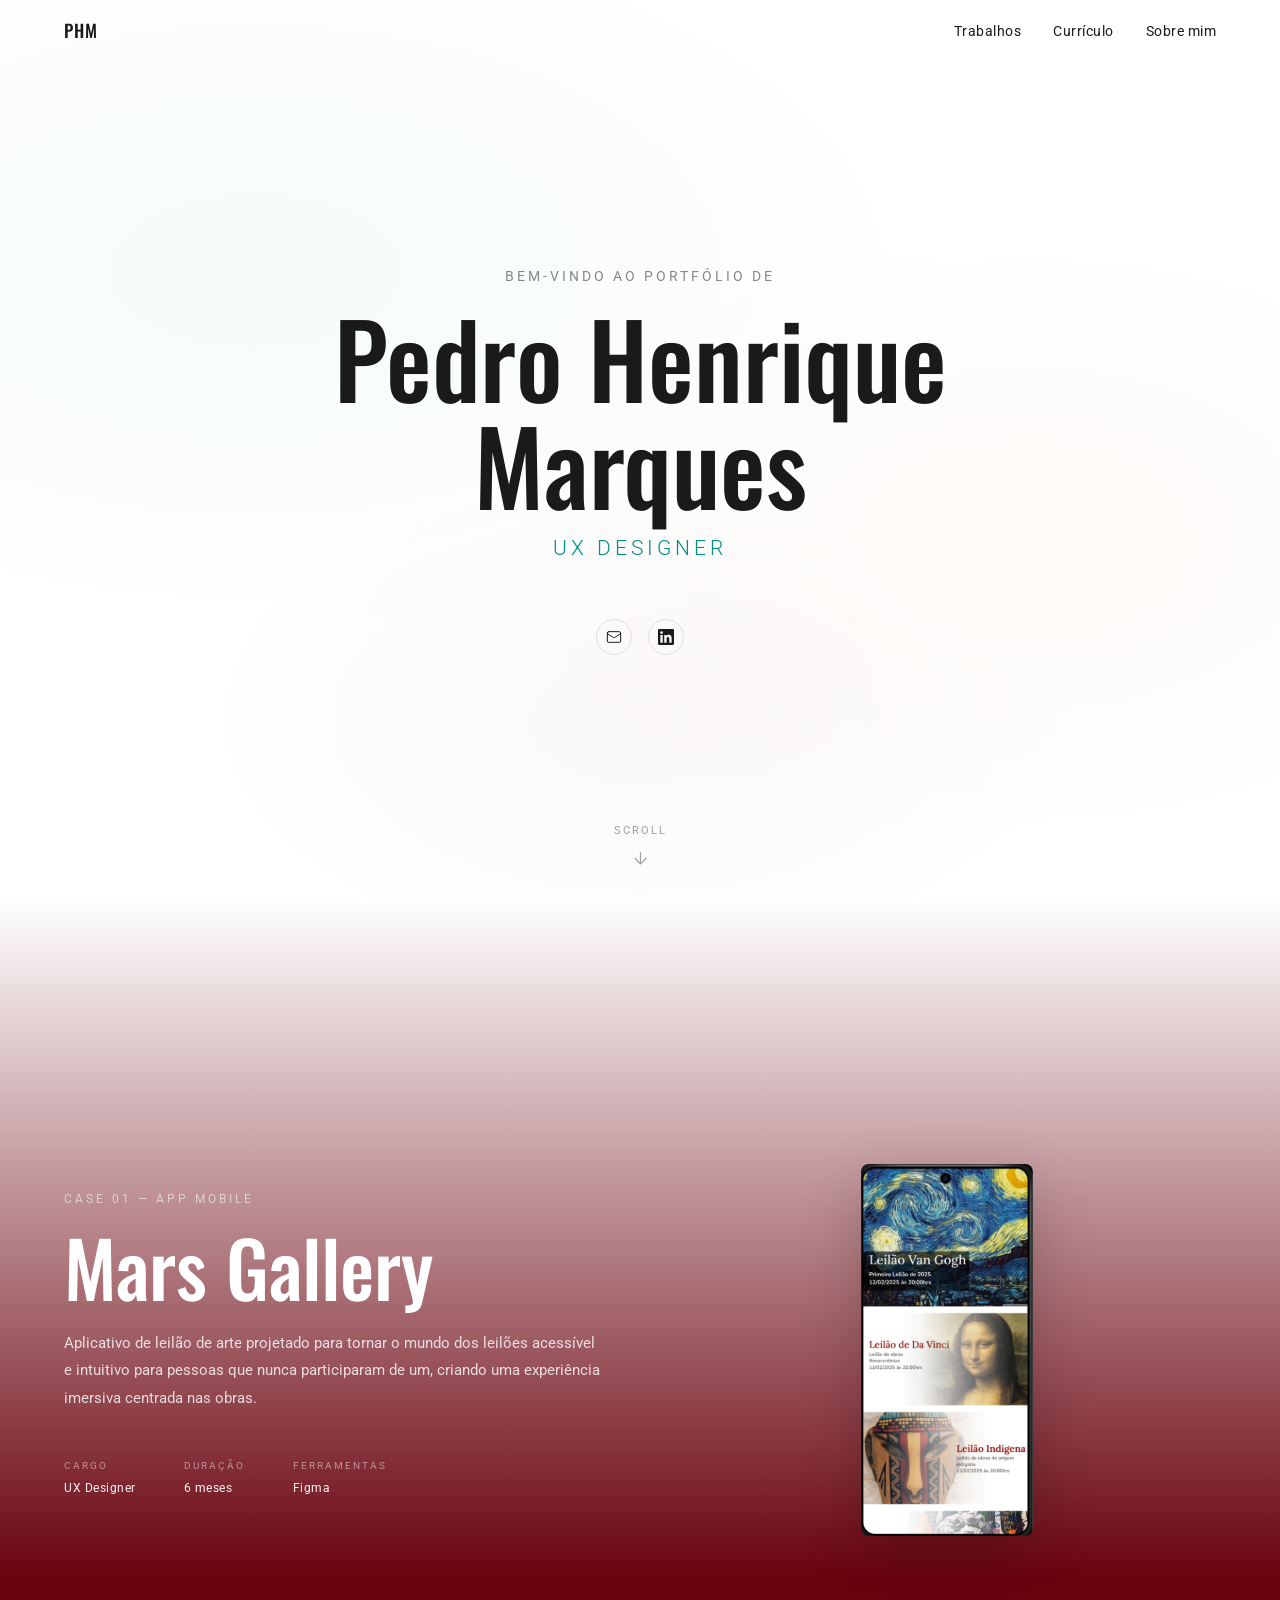
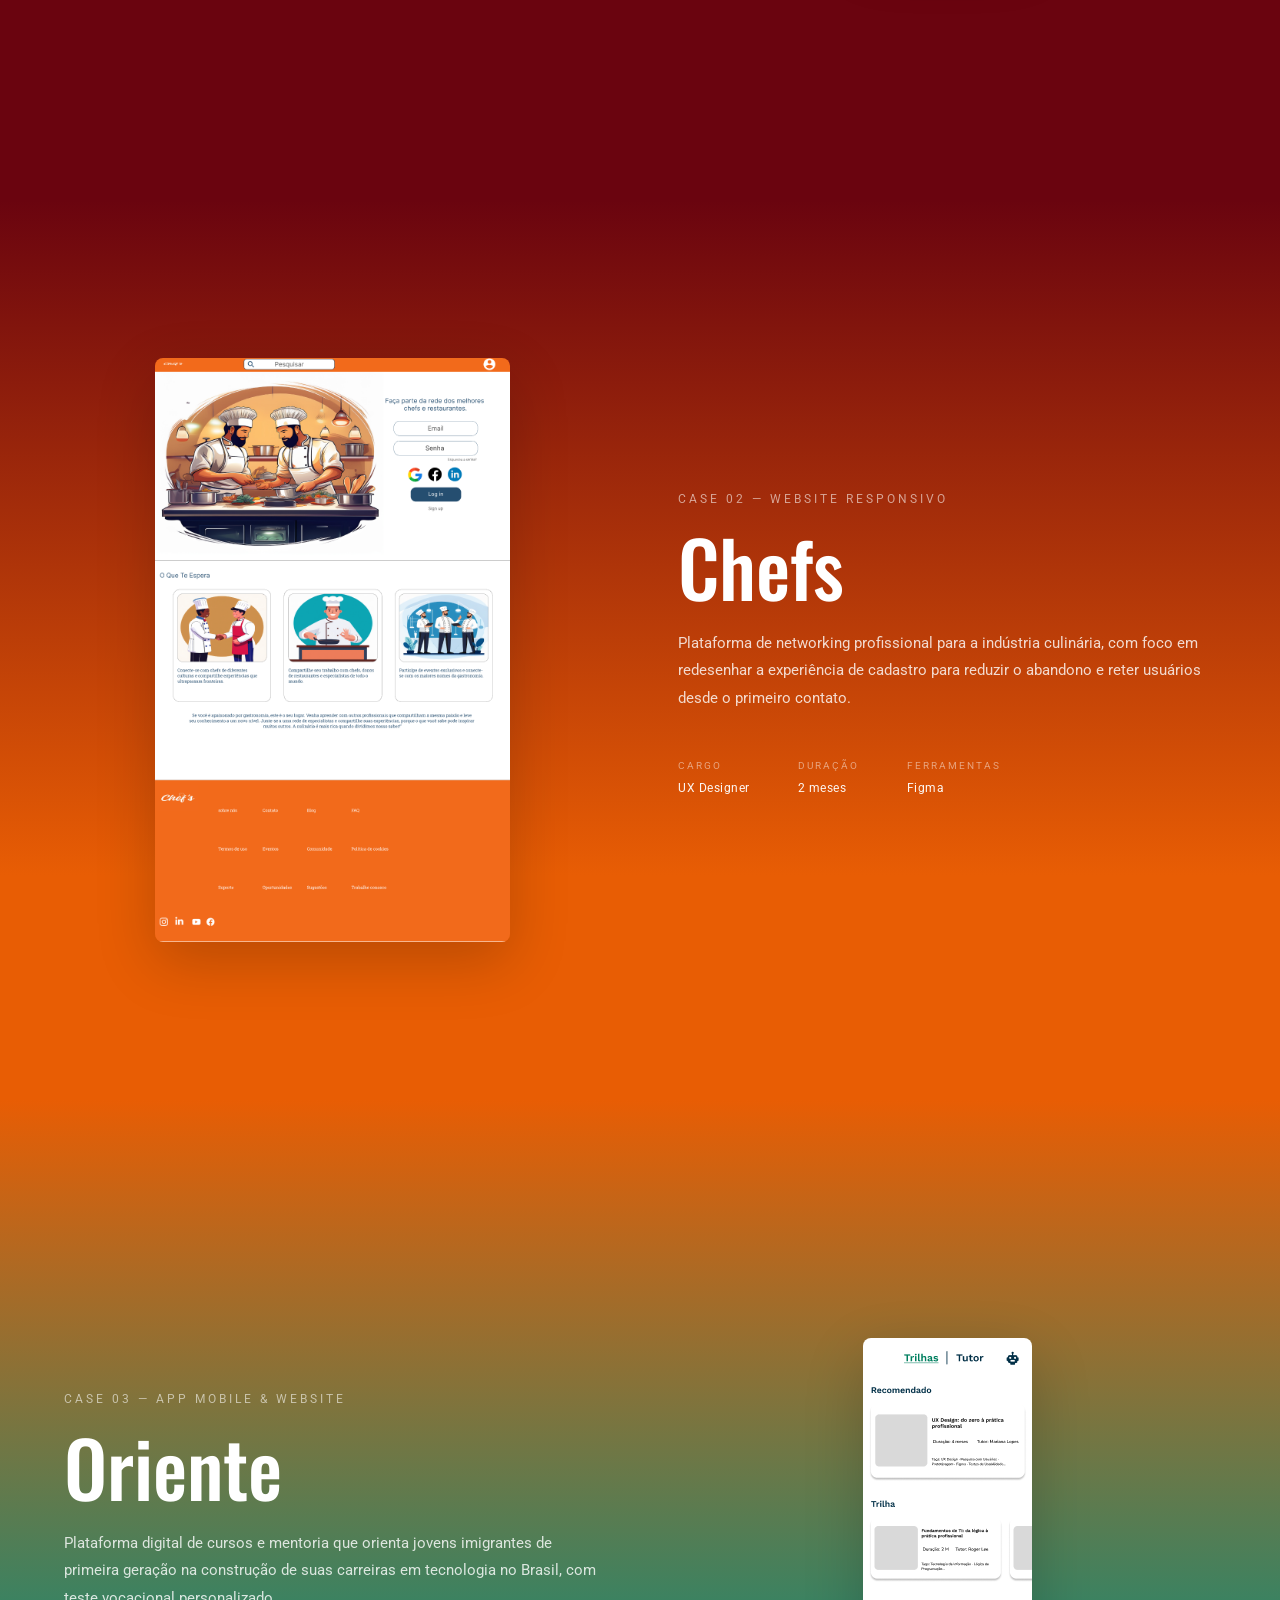
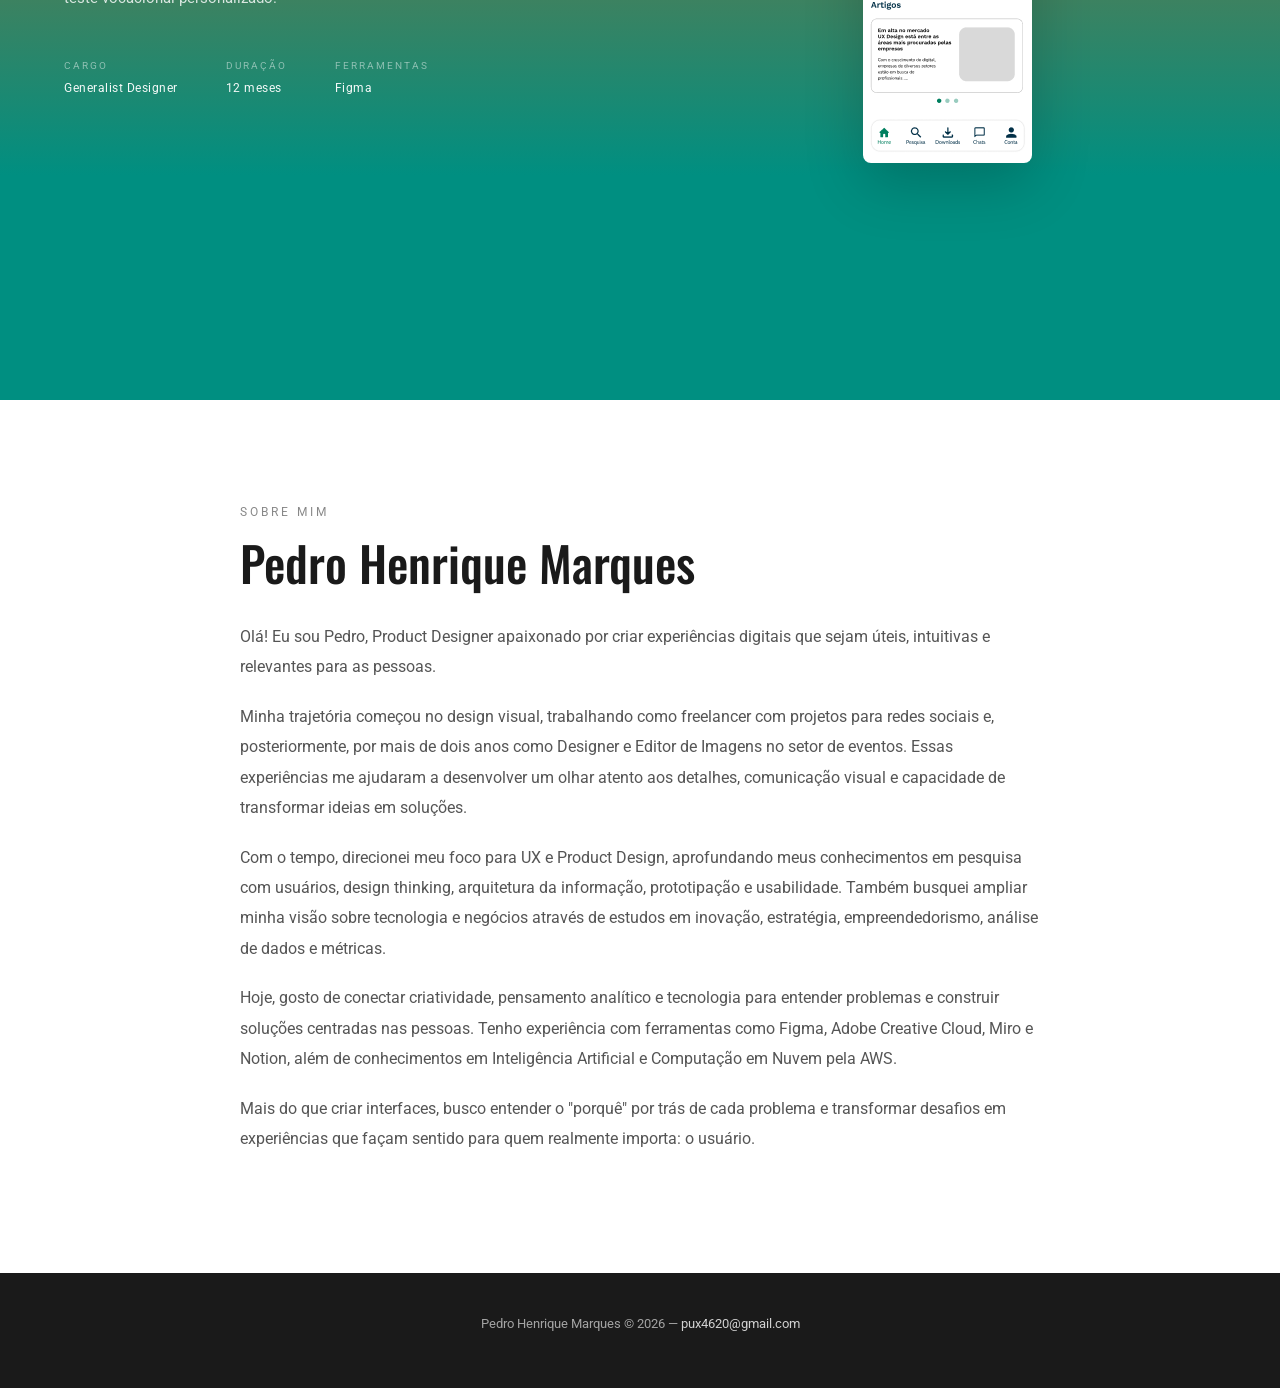
<file: index.html>
<!DOCTYPE html>
<html lang="pt-BR">
<head>
  <meta charset="UTF-8">
  <meta name="viewport" content="width=device-width, initial-scale=1.0">
  <title>Pedro Henrique Marques — UX Designer</title>
  <meta name="description" content="Portfólio de UX Design de Pedro Henrique Marques. Projetos de pesquisa, prototipação e design centrado no usuário.">
  <link rel="preconnect" href="https://fonts.googleapis.com">
  <link rel="preconnect" href="https://fonts.gstatic.com" crossorigin>
  <link href="https://fonts.googleapis.com/css2?family=Oswald:wght@300;400;500;600&family=Roboto:ital,wght@0,300;0,400;0,500;0,700;1,300;1,400&display=swap" rel="stylesheet">
  <link rel="stylesheet" href="css/style.css">
</head>
<body>

  <!-- Navigation -->
  <header class="navbar" role="banner">
    <a href="index.html" class="nav-logo" aria-label="Página inicial">PHM</a>
    <button class="nav-hamburger" aria-label="Menu" aria-expanded="false" aria-controls="nav-menu">
      <span></span><span></span><span></span>
    </button>
    <nav id="nav-menu" role="navigation" aria-label="Principal">
      <ul class="nav-links">
        <li><a href="#trabalhos">Trabalhos</a></li>
        <li><a href="Pedro Henrique_Marques Da Costa_Curriculo.docx.pdf" download>Currículo</a></li>
        <li><a href="#sobre">Sobre mim</a></li>
      </ul>
    </nav>
  </header>

  <main>

    <!-- Hero -->
    <section class="hero" id="hero" aria-label="Introdução">
      <p class="hero-label fade-in">Bem-vindo ao portfólio de</p>
      <h1 class="hero-name fade-in">Pedro Henrique<br>Marques</h1>
      <p class="hero-role fade-in">UX Designer</p>
      <div class="hero-social fade-in">
        <a href="mailto:pux4620@gmail.com" aria-label="Email">
          <svg width="16" height="16" viewBox="0 0 24 24" fill="none" stroke="currentColor" stroke-width="1.5" stroke-linecap="round" stroke-linejoin="round"><rect x="2" y="4" width="20" height="16" rx="2"/><path d="m22 7-8.97 5.7a1.94 1.94 0 0 1-2.06 0L2 7"/></svg>
        </a>
        <a href="https://www.linkedin.com/in/pedro-henrique-marques-da-costa" target="_blank" rel="noopener noreferrer" aria-label="LinkedIn">
          <svg width="16" height="16" viewBox="0 0 24 24" fill="currentColor"><path d="M20.447 20.452h-3.554v-5.569c0-1.328-.027-3.037-1.852-3.037-1.853 0-2.136 1.445-2.136 2.939v5.667H9.351V9h3.414v1.561h.046c.477-.9 1.637-1.85 3.37-1.85 3.601 0 4.267 2.37 4.267 5.455v6.286zM5.337 7.433a2.062 2.062 0 0 1-2.063-2.065 2.064 2.064 0 1 1 2.063 2.065zm1.782 13.019H3.555V9h3.564v11.452zM22.225 0H1.771C.792 0 0 .774 0 1.729v20.542C0 23.227.792 24 1.771 24h20.451C23.2 24 24 23.227 24 22.271V1.729C24 .774 23.2 0 22.222 0h.003z"/></svg>
        </a>
      </div>
      <div class="scroll-indicator" aria-hidden="true">
        <span>Scroll</span>
        <svg viewBox="0 0 24 24" fill="none" stroke="currentColor" stroke-width="1.5"><path d="M12 5v14M19 12l-7 7-7-7"/></svg>
      </div>
    </section>

    <!-- Projects -->
    <div id="trabalhos">

      <!-- Mars Gallery -->
      <section class="home-project home-project--mars" id="mars-gallery" aria-label="Projeto Mars Gallery">
        <div class="home-project__inner">
          <div class="home-project__content fade-in">
            <p class="home-project__label">Case 01 &mdash; App Mobile</p>
            <h2 class="home-project__title"><a href="mars-gallery.html">Mars Gallery</a></h2>
            <p class="home-project__desc">Aplicativo de leilão de arte projetado para tornar o mundo dos leilões acessível e intuitivo para pessoas que nunca participaram de um, criando uma experiência imersiva centrada nas obras.</p>
            <div class="home-project__meta">
              <dl class="home-project__meta-item">
                <dt>Cargo</dt>
                <dd>UX Designer</dd>
              </dl>
              <dl class="home-project__meta-item">
                <dt>Duração</dt>
                <dd>6 meses</dd>
              </dl>
              <dl class="home-project__meta-item">
                <dt>Ferramentas</dt>
                <dd>Figma</dd>
              </dl>
            </div>
          </div>
          <div class="home-project__visual fade-in">
            <a href="mars-gallery.html" aria-label="Ver case Mars Gallery">
              <img src="1GALERIA/Captura de tela 2026-09-07 222924.png" alt="Mockup do app Mars Gallery exibindo a tela inicial com leilões de Van Gogh, Da Vinci e arte indígena" loading="lazy">
            </a>
          </div>
        </div>
      </section>

      <!-- Chefs -->
      <section class="home-project home-project--chefs" id="chefs" aria-label="Projeto Chefs">
        <div class="home-project__inner home-project__inner--reverse">
          <div class="home-project__content fade-in">
            <p class="home-project__label">Case 02 &mdash; Website Responsivo</p>
            <h2 class="home-project__title"><a href="chefs.html">Chefs</a></h2>
            <p class="home-project__desc">Plataforma de networking profissional para a indústria culinária, com foco em redesenhar a experiência de cadastro para reduzir o abandono e reter usuários desde o primeiro contato.</p>
            <div class="home-project__meta">
              <dl class="home-project__meta-item">
                <dt>Cargo</dt>
                <dd>UX Designer</dd>
              </dl>
              <dl class="home-project__meta-item">
                <dt>Duração</dt>
                <dd>2 meses</dd>
              </dl>
              <dl class="home-project__meta-item">
                <dt>Ferramentas</dt>
                <dd>Figma</dd>
              </dl>
            </div>
          </div>
          <div class="home-project__visual fade-in">
            <a href="chefs.html" aria-label="Ver case Chefs">
              <img src="2 CHEF/Captura de tela 2026-09-07 223854.png" alt="Mockup da homepage do Chef's com ilustração de chefs, formulário de login e seção de benefícios" loading="lazy">
            </a>
          </div>
        </div>
      </section>

      <!-- Oriente -->
      <section class="home-project home-project--oriente" id="oriente" aria-label="Projeto Oriente">
        <div class="home-project__inner">
          <div class="home-project__content fade-in">
            <p class="home-project__label">Case 03 &mdash; App Mobile &amp; Website</p>
            <h2 class="home-project__title"><a href="oriente.html">Oriente</a></h2>
            <p class="home-project__desc">Plataforma digital de cursos e mentoria que orienta jovens imigrantes de primeira geração na construção de suas carreiras em tecnologia no Brasil, com teste vocacional personalizado.</p>
            <div class="home-project__meta">
              <dl class="home-project__meta-item">
                <dt>Cargo</dt>
                <dd>Generalist Designer</dd>
              </dl>
              <dl class="home-project__meta-item">
                <dt>Duração</dt>
                <dd>12 meses</dd>
              </dl>
              <dl class="home-project__meta-item">
                <dt>Ferramentas</dt>
                <dd>Figma</dd>
              </dl>
            </div>
          </div>
          <div class="home-project__visual fade-in">
            <a href="oriente.html" aria-label="Ver case Oriente">
              <img src="3 ORIENTE/Captura de tela 2026-09-07 225325.png" alt="Mockup do app Oriente exibindo a tela inicial com trilhas de cursos, artigos e recomendações" loading="lazy">
            </a>
          </div>
        </div>
      </section>

    </div>

    <!-- About -->
    <section class="about-section" id="sobre" aria-label="Sobre mim">
      <div class="about-section__inner fade-in">
        <p class="about-section__label">Sobre mim</p>
        <h2 class="about-section__title">Pedro Henrique Marques</h2>
        <div class="about-section__text">
          <p>Olá! Eu sou Pedro, Product Designer apaixonado por criar experiências digitais que sejam úteis, intuitivas e relevantes para as pessoas.</p>
          <p>Minha trajetória começou no design visual, trabalhando como freelancer com projetos para redes sociais e, posteriormente, por mais de dois anos como Designer e Editor de Imagens no setor de eventos. Essas experiências me ajudaram a desenvolver um olhar atento aos detalhes, comunicação visual e capacidade de transformar ideias em soluções.</p>
          <p>Com o tempo, direcionei meu foco para UX e Product Design, aprofundando meus conhecimentos em pesquisa com usuários, design thinking, arquitetura da informação, prototipação e usabilidade. Também busquei ampliar minha visão sobre tecnologia e negócios através de estudos em inovação, estratégia, empreendedorismo, análise de dados e métricas.</p>
          <p>Hoje, gosto de conectar criatividade, pensamento analítico e tecnologia para entender problemas e construir soluções centradas nas pessoas. Tenho experiência com ferramentas como Figma, Adobe Creative Cloud, Miro e Notion, além de conhecimentos em Inteligência Artificial e Computação em Nuvem pela AWS.</p>
          <p>Mais do que criar interfaces, busco entender o "porquê" por trás de cada problema e transformar desafios em experiências que façam sentido para quem realmente importa: o usuário.</p>
        </div>
      </div>
    </section>

  </main>

  <!-- Footer -->
  <footer class="footer" role="contentinfo">
    <p>Pedro Henrique Marques &copy; 2026 &mdash; <a href="mailto:pux4620@gmail.com">pux4620@gmail.com</a></p>
  </footer>

  <script src="js/main.js"></script>
</body>
</html>
</file>
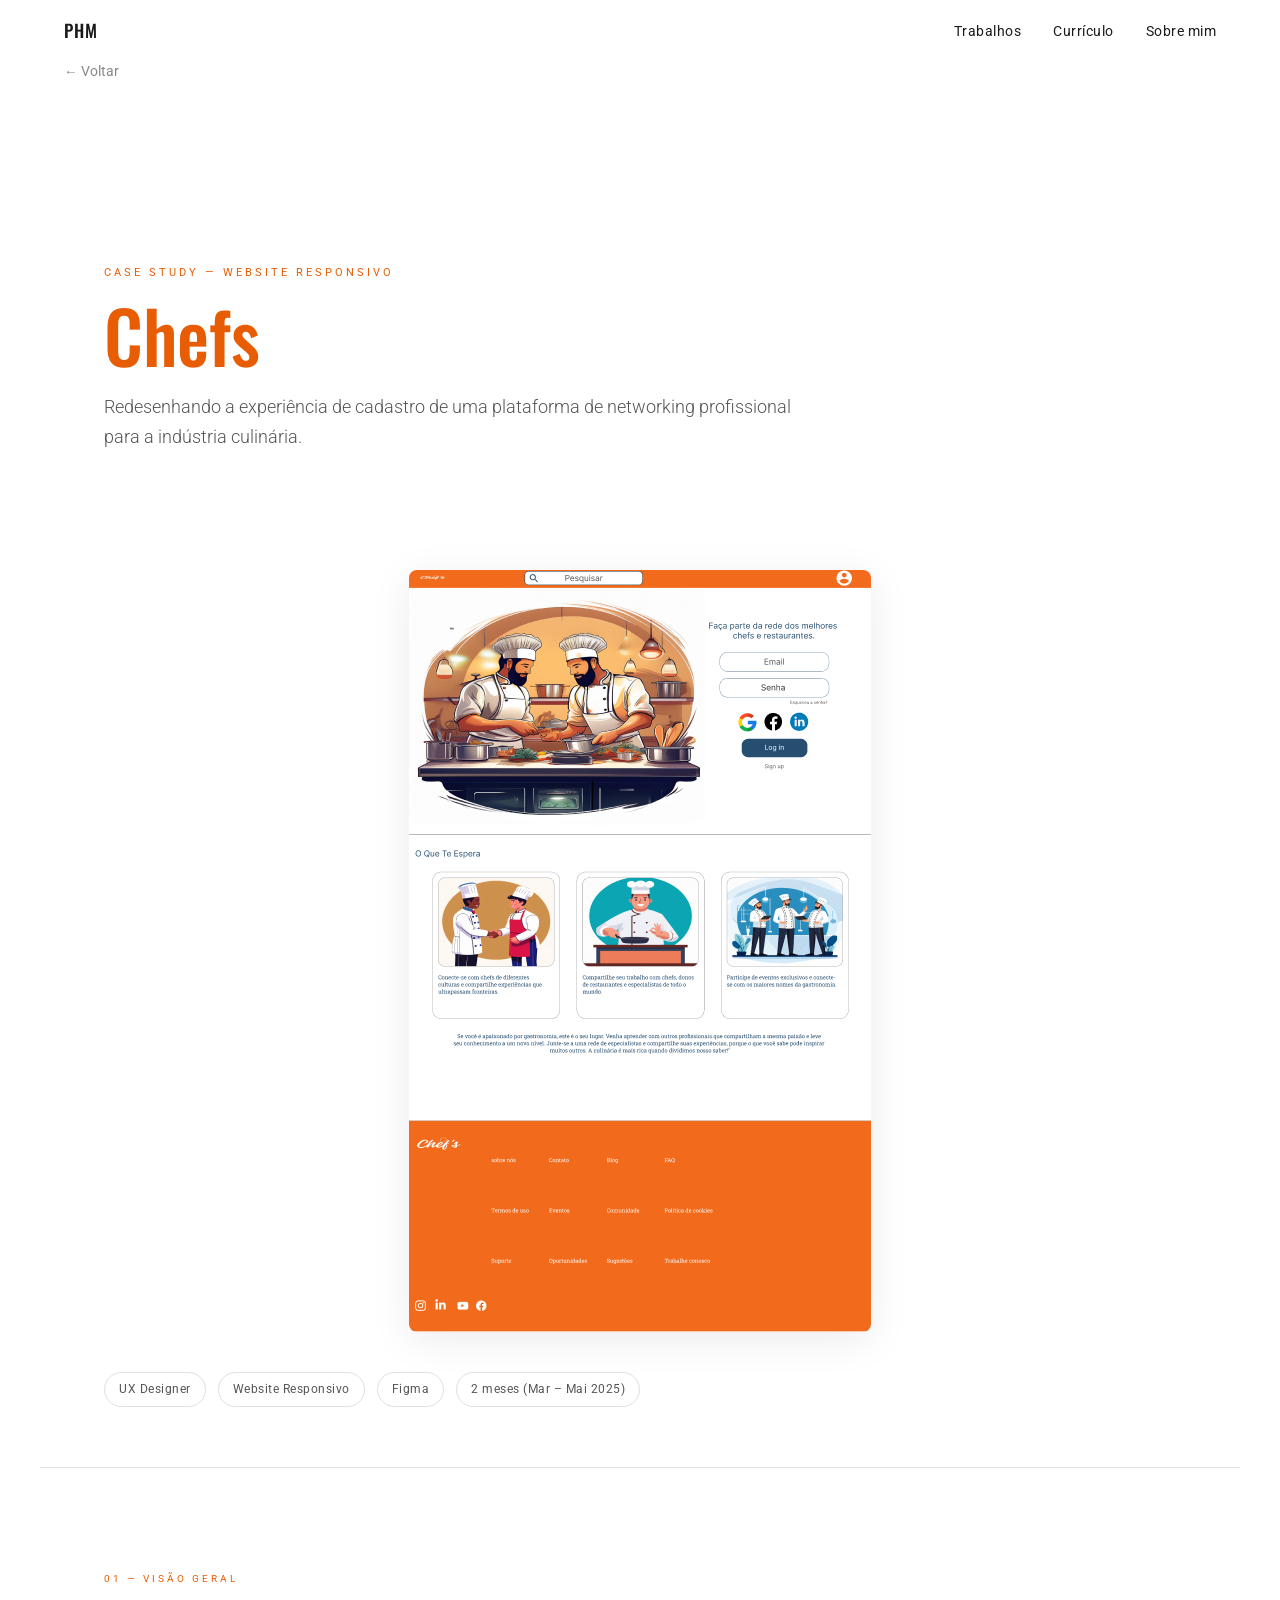
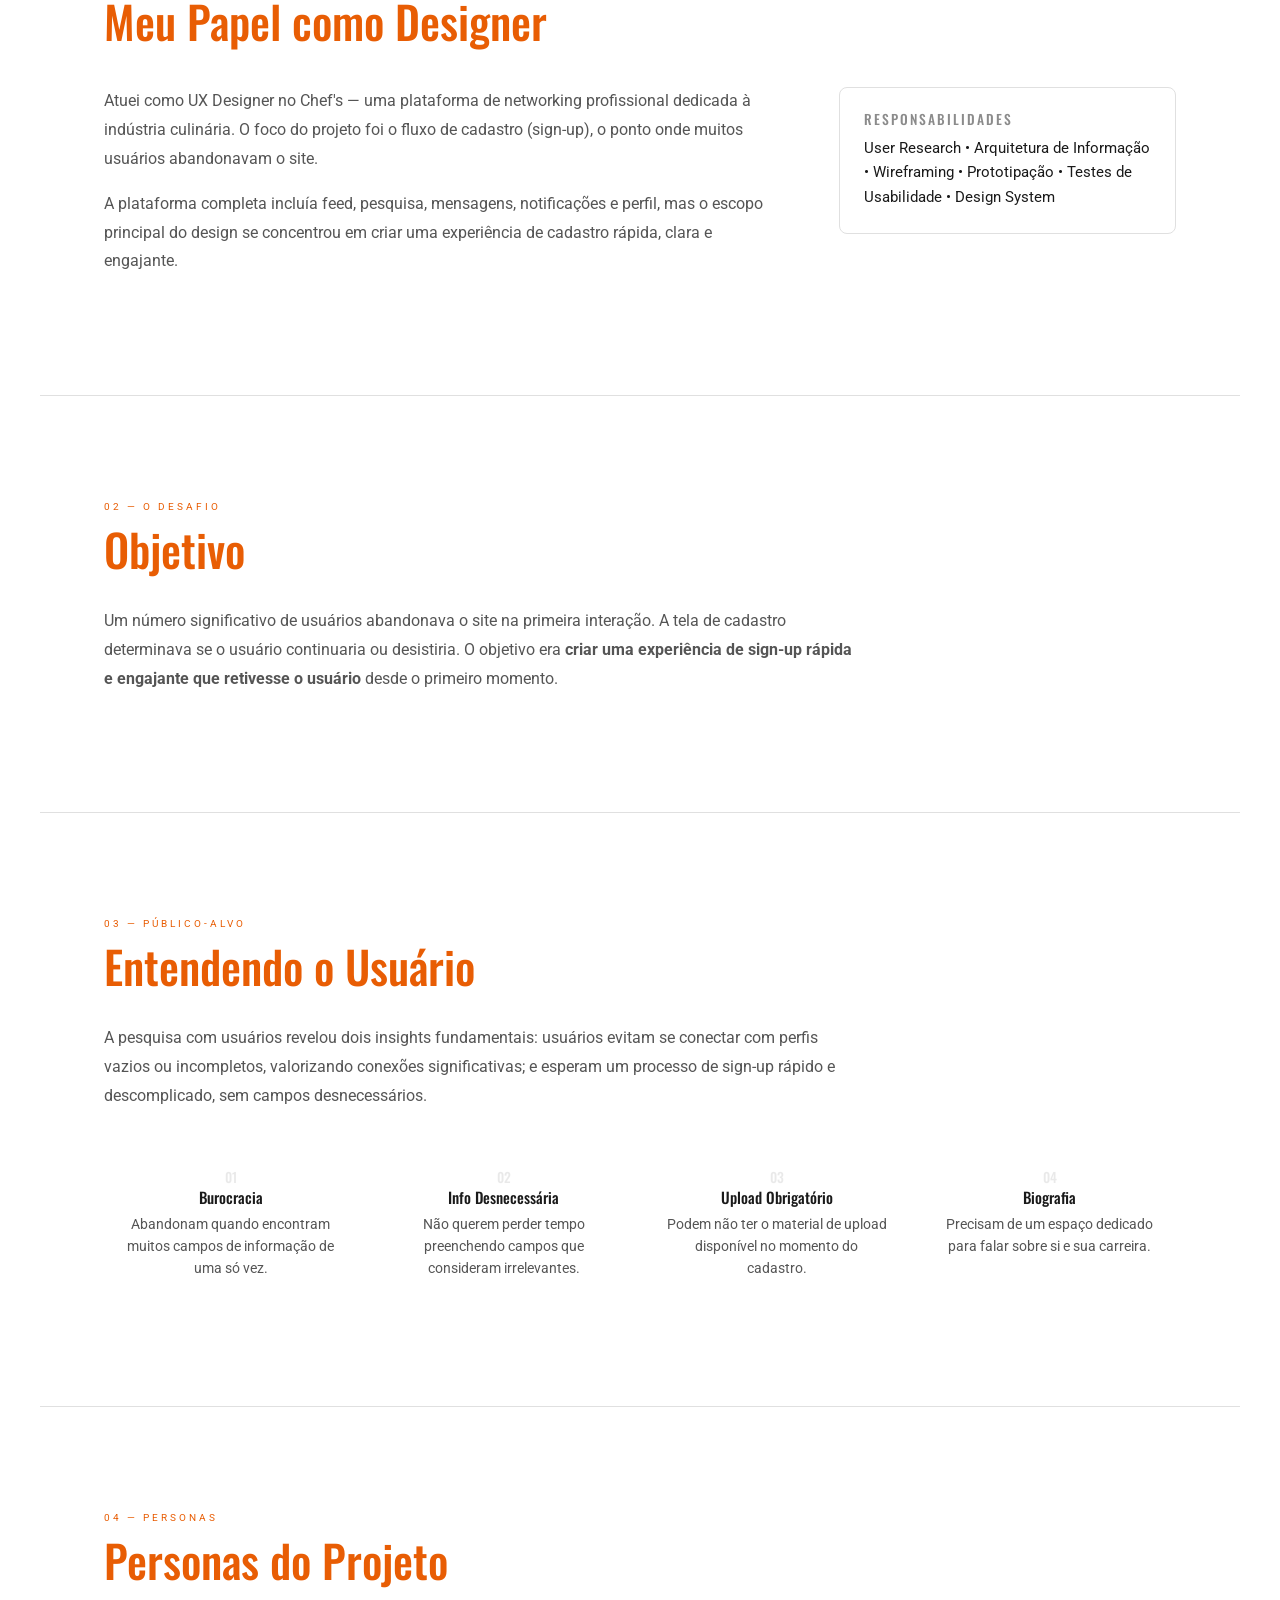
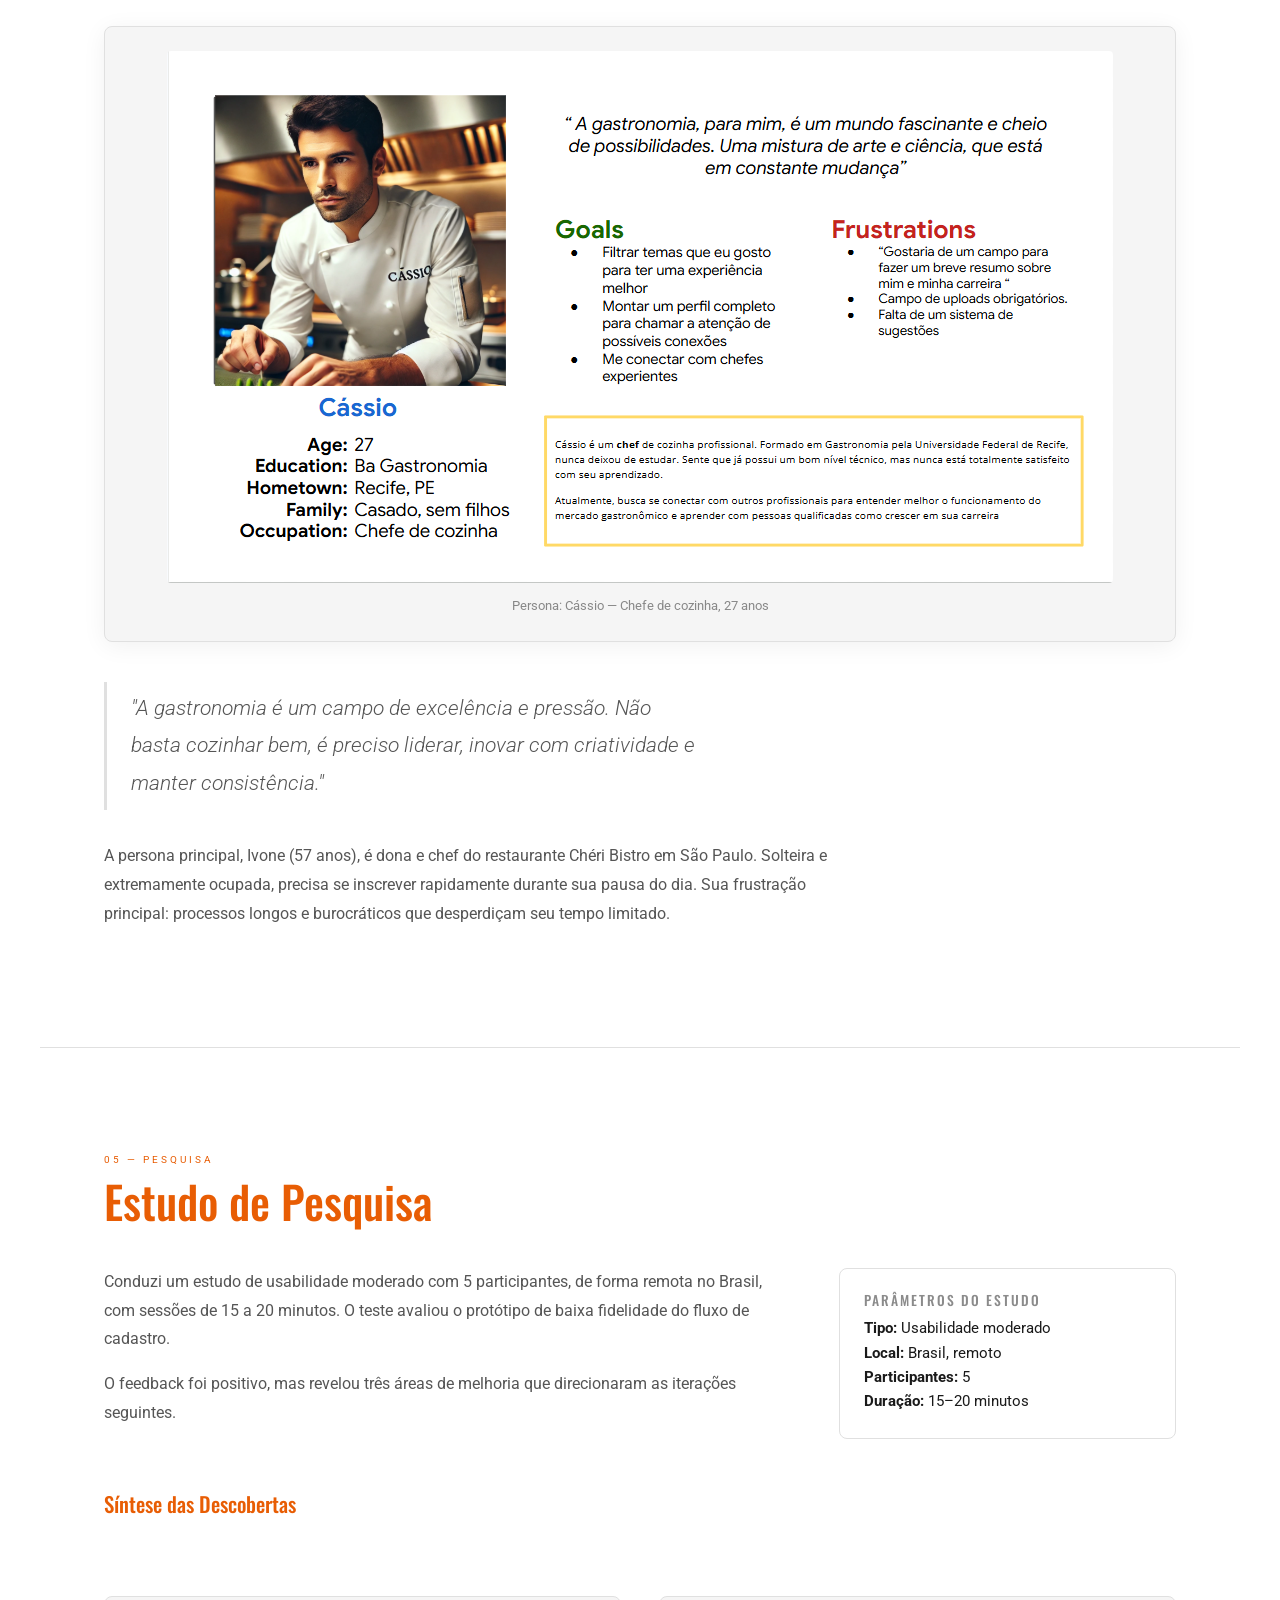
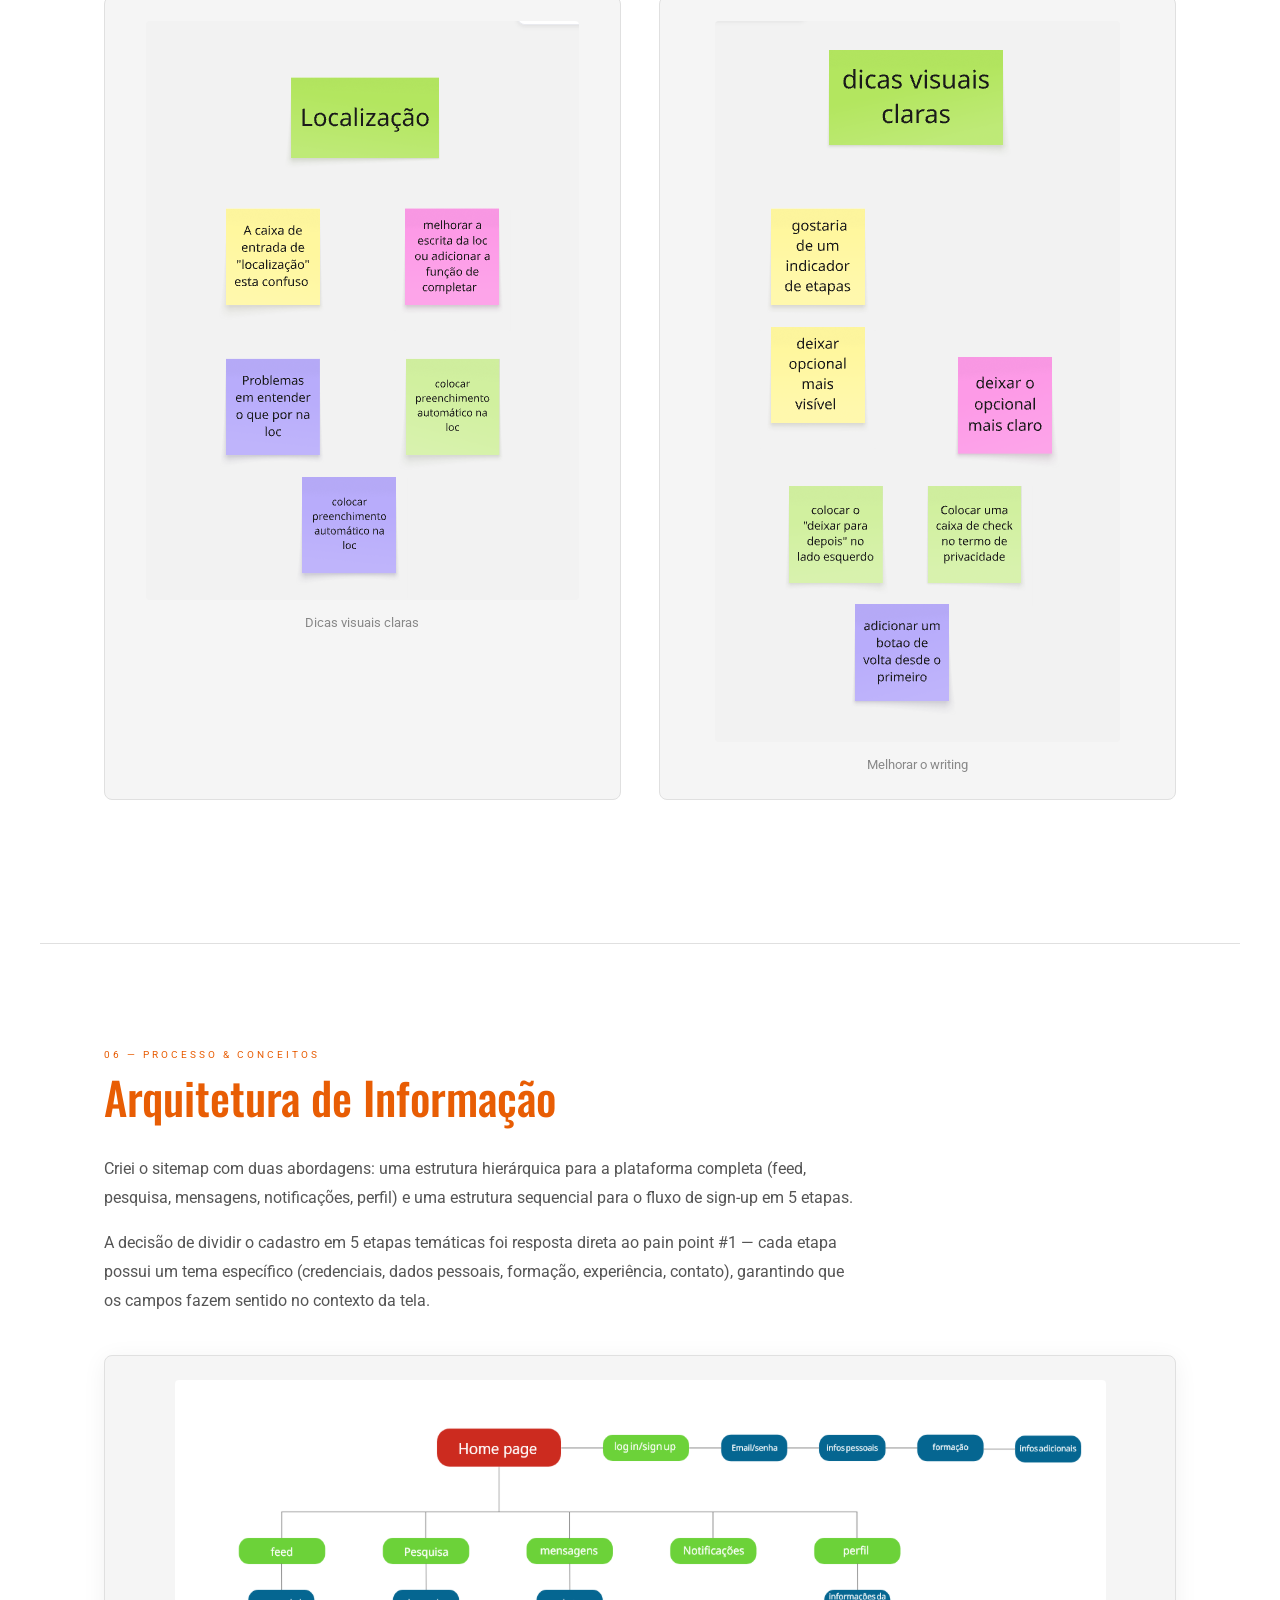
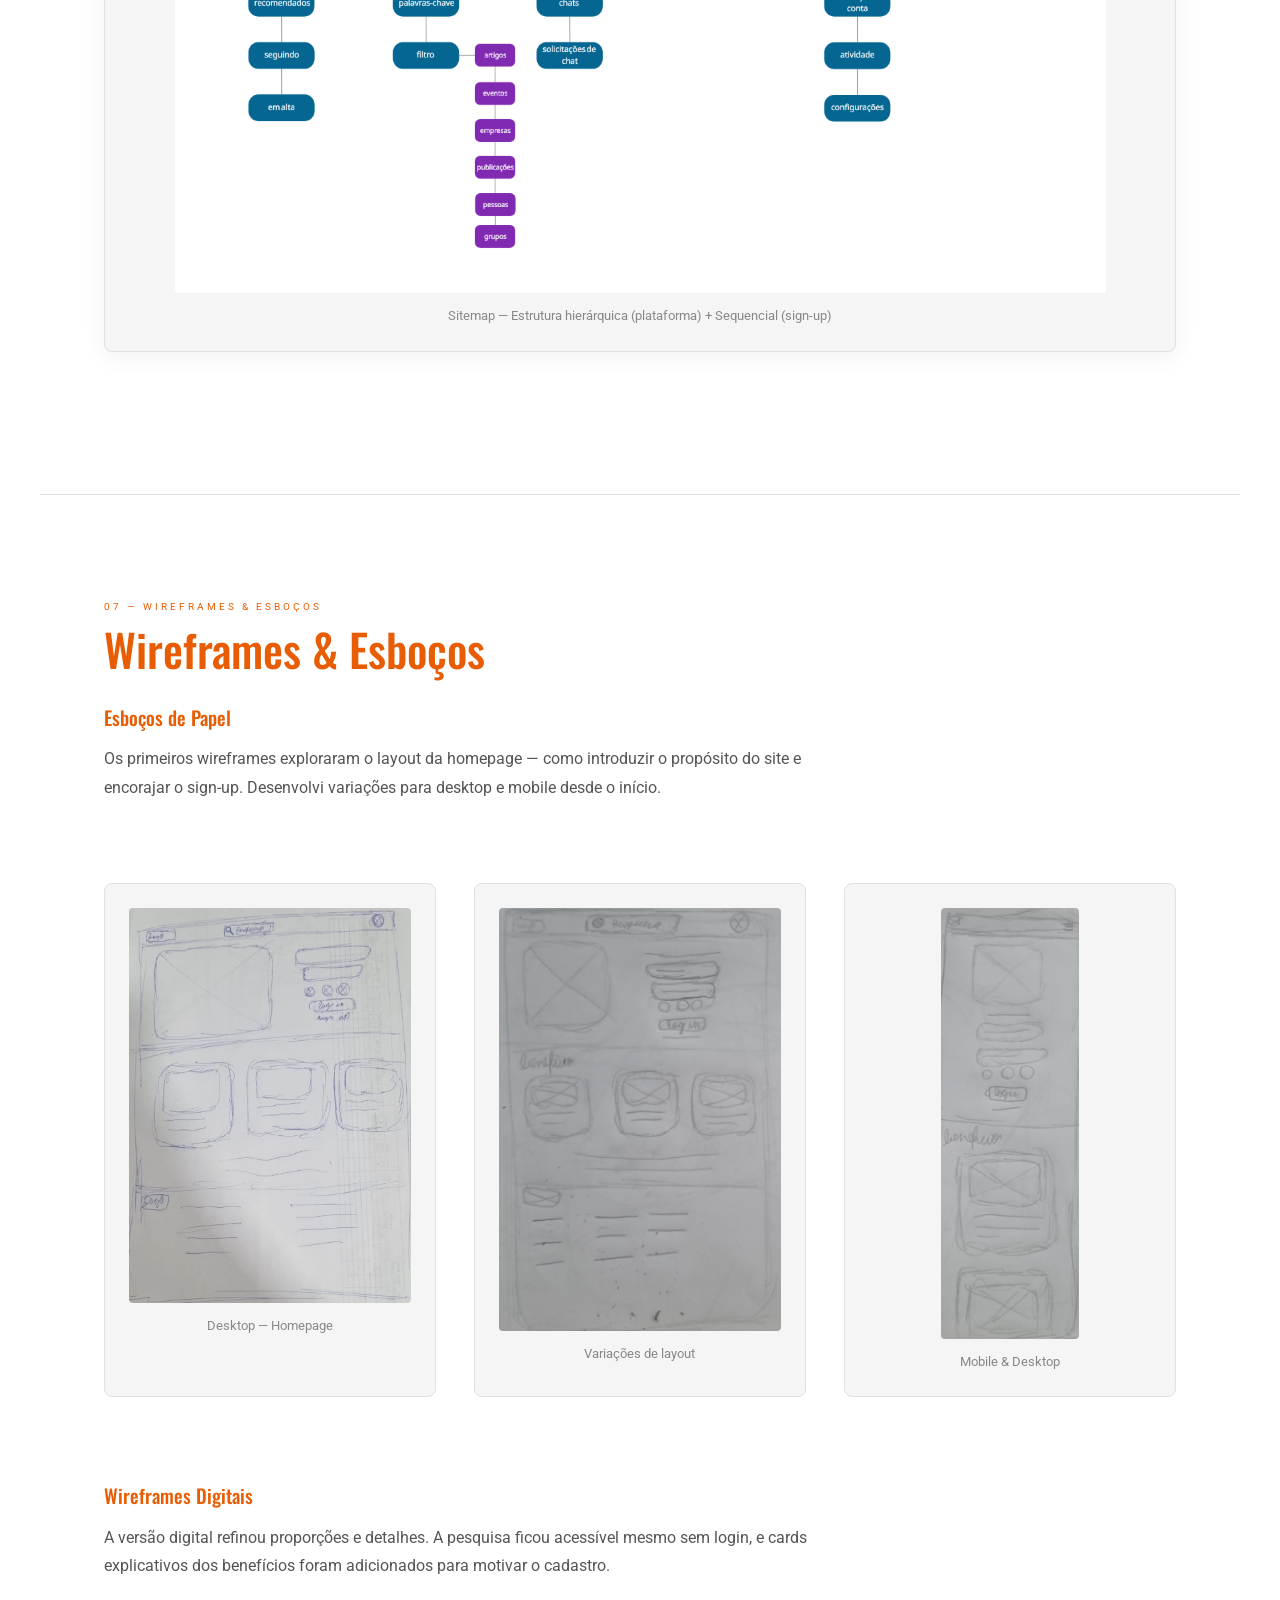
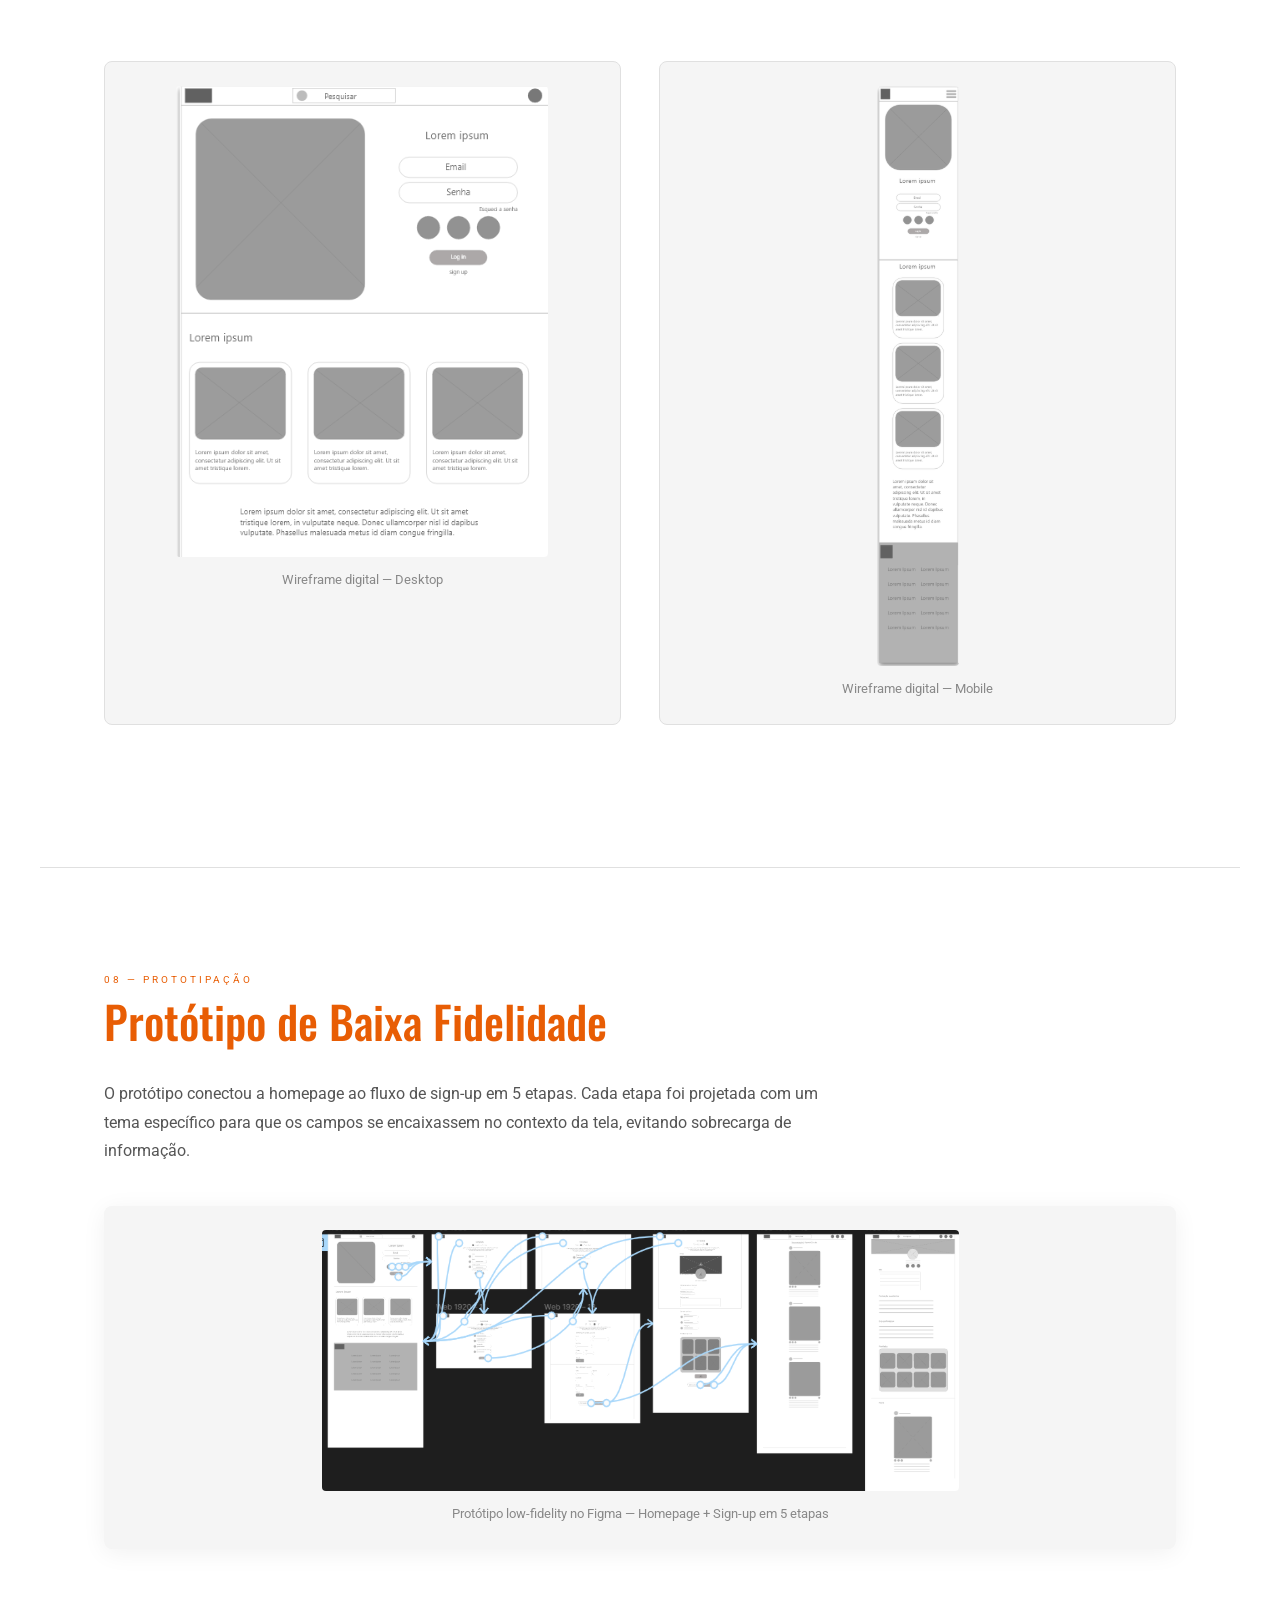
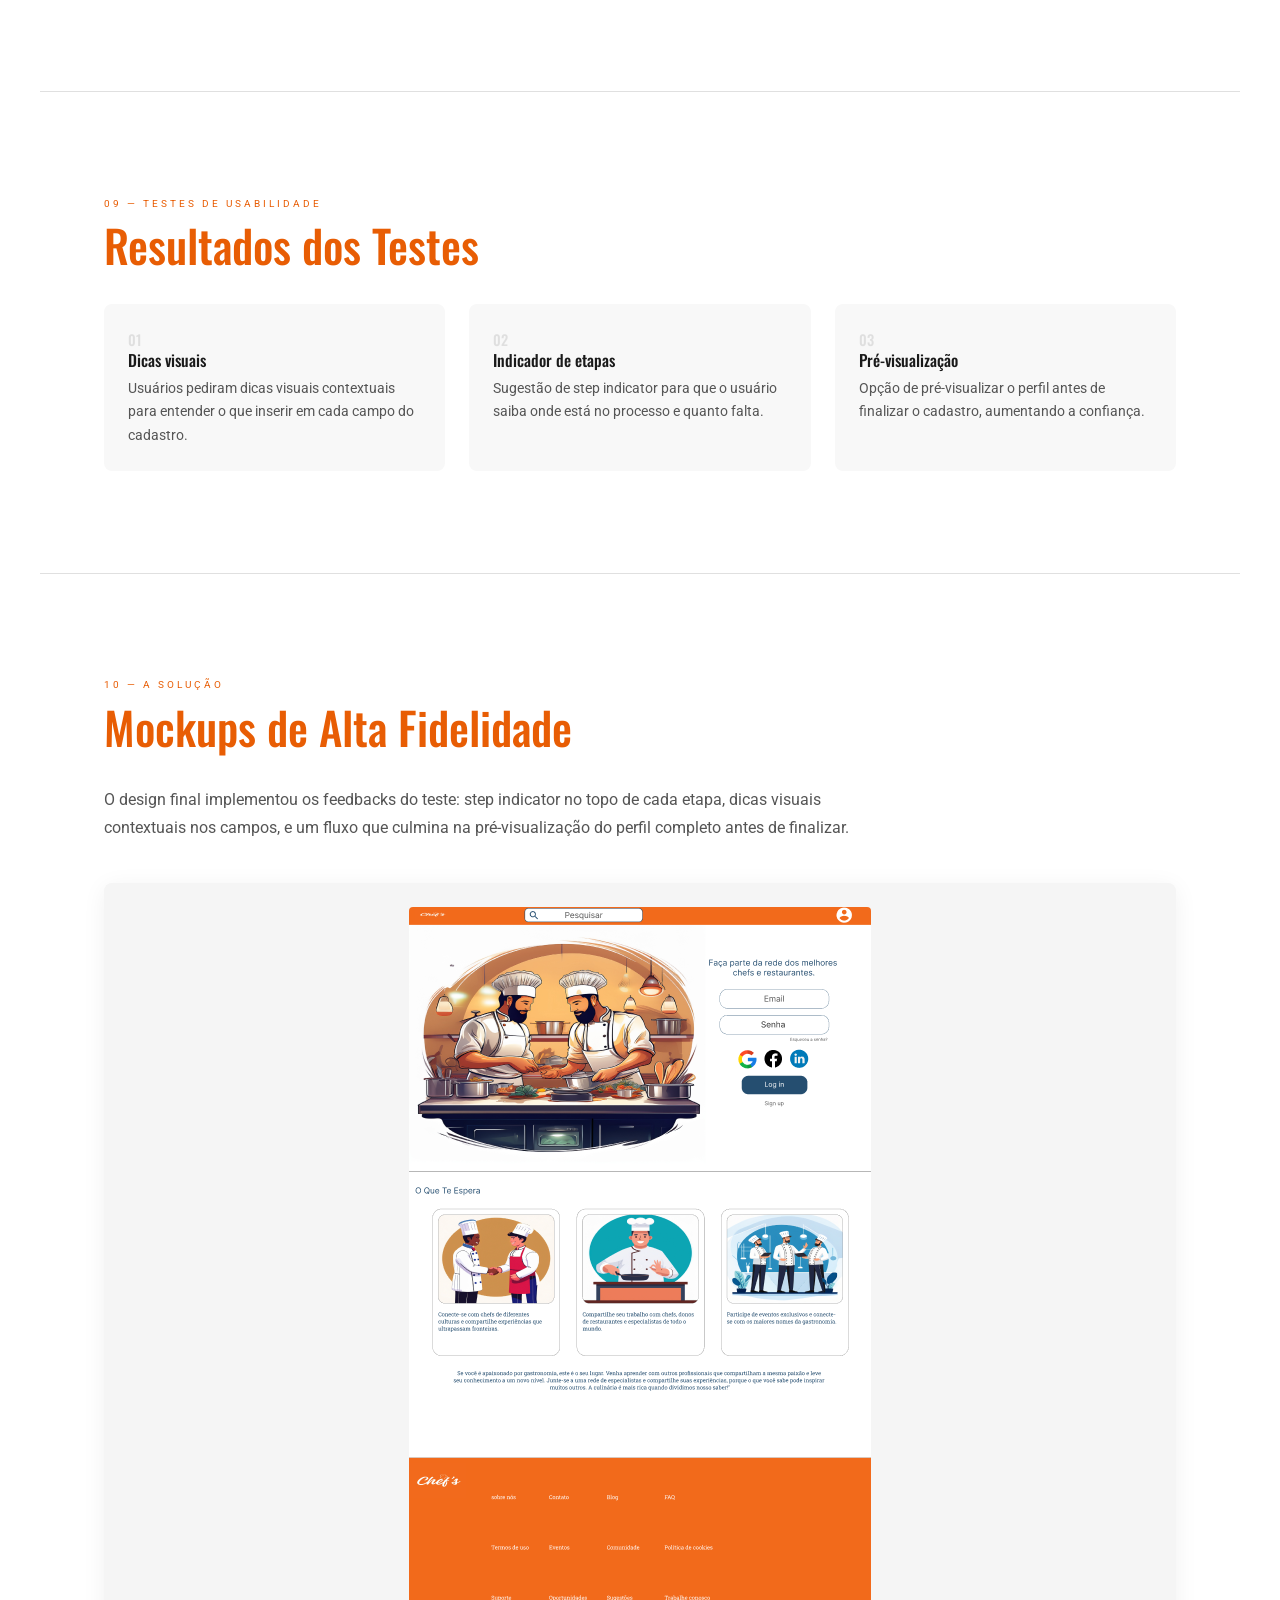
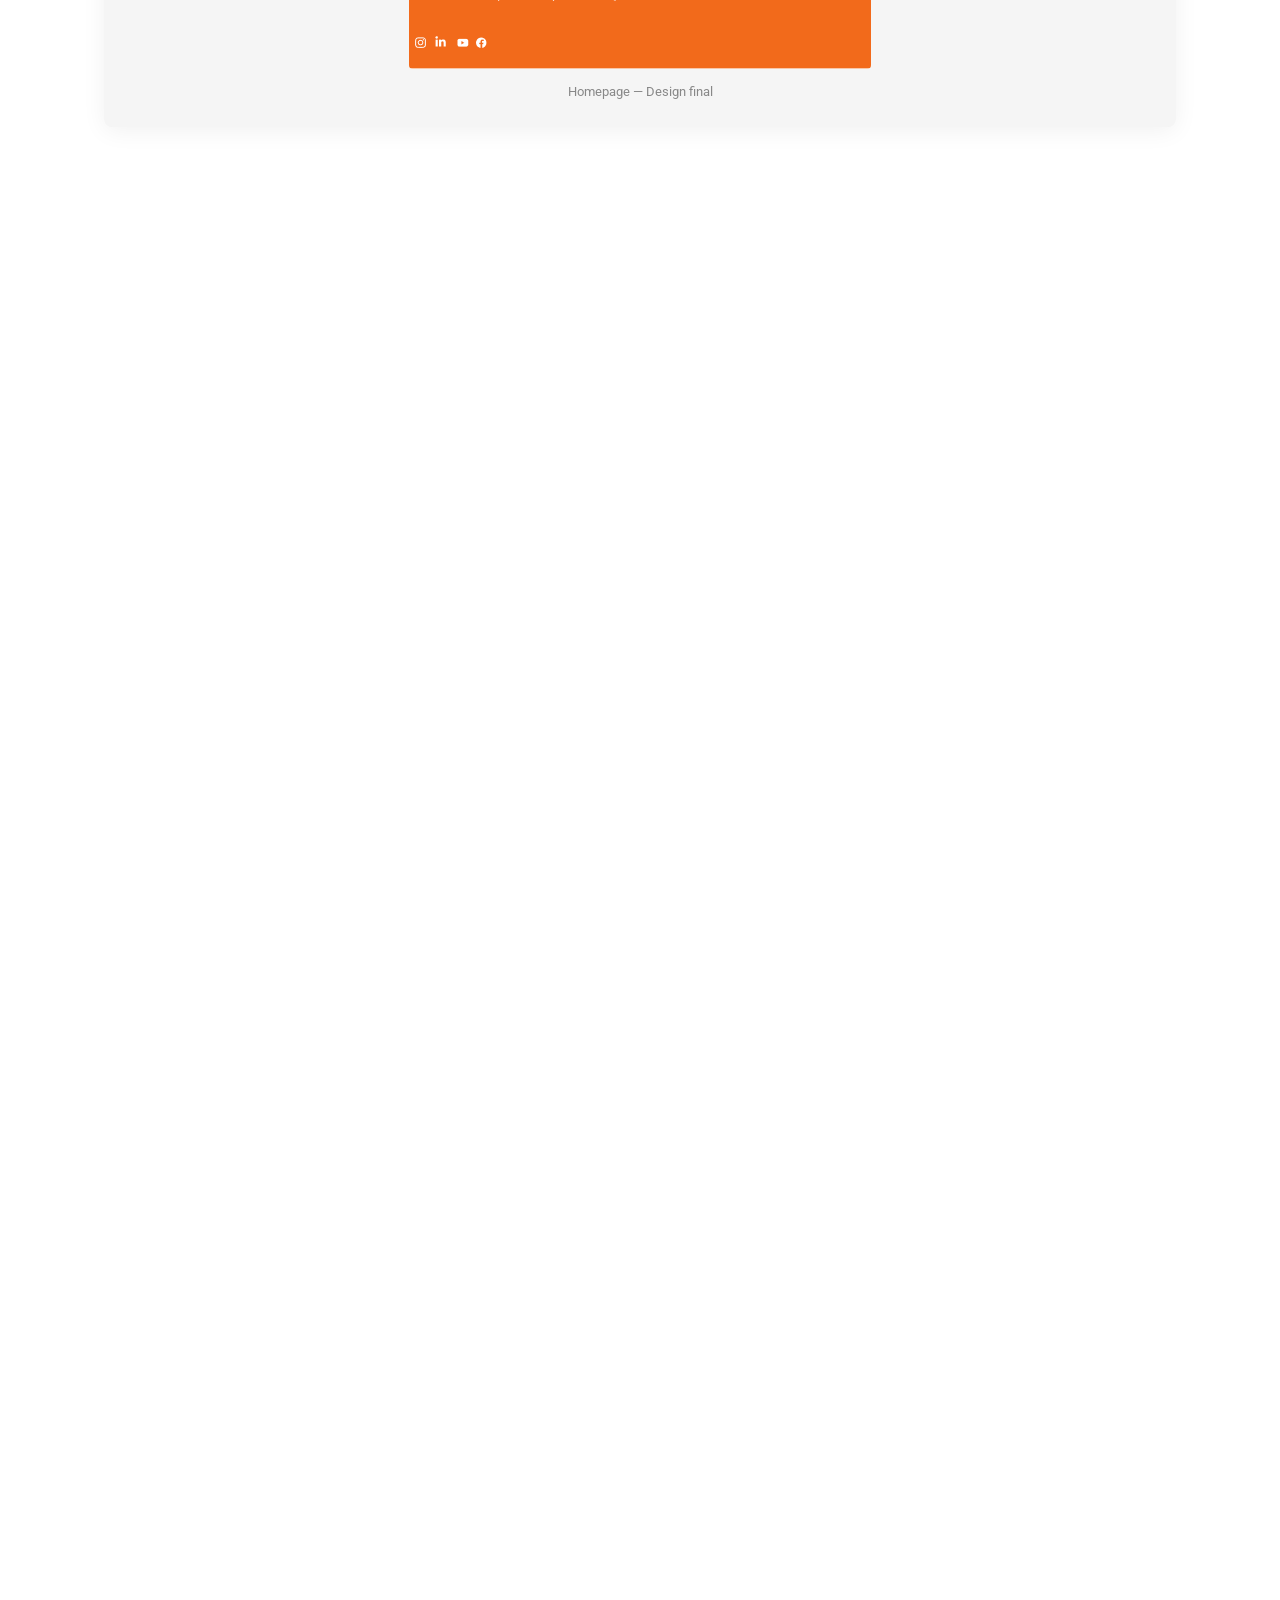
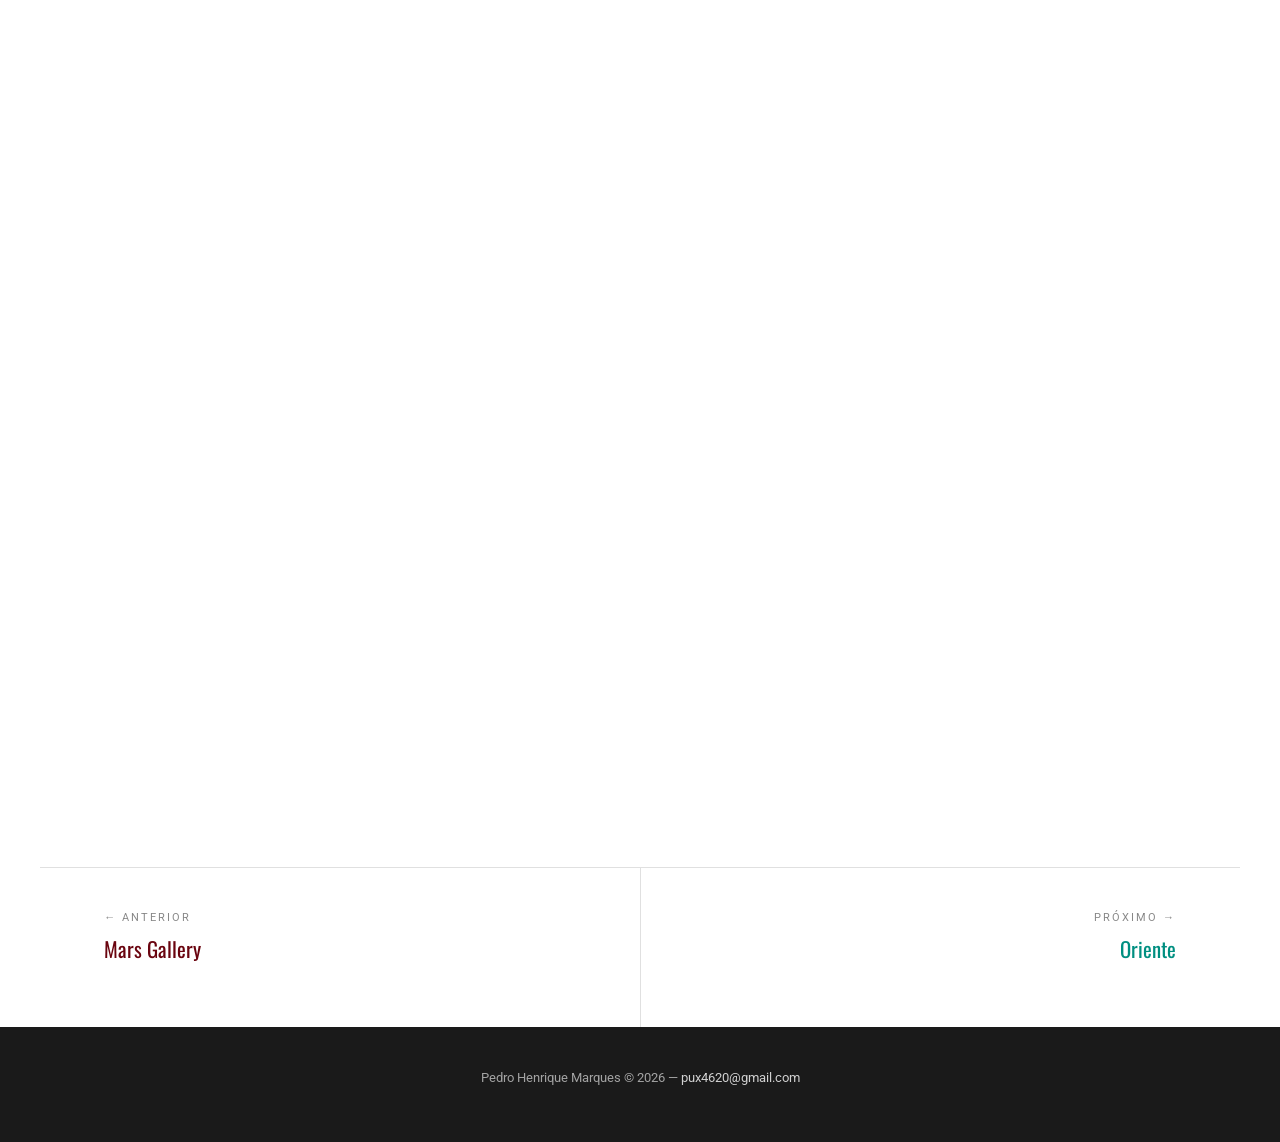
<file: chefs.html>
<!DOCTYPE html>
<html lang="pt-BR">
<head>
  <meta charset="UTF-8">
  <meta name="viewport" content="width=device-width, initial-scale=1.0">
  <title>Chefs — Pedro H. Marques</title>
  <meta name="description" content="Case study da plataforma de networking culinário Chefs. UX Design por Pedro Henrique Marques.">
  <link rel="preconnect" href="https://fonts.googleapis.com">
  <link rel="preconnect" href="https://fonts.gstatic.com" crossorigin>
  <link href="https://fonts.googleapis.com/css2?family=Oswald:wght@300;400;500;600&family=Roboto:ital,wght@0,300;0,400;0,500;0,700;1,300;1,400&display=swap" rel="stylesheet">
  <link rel="stylesheet" href="css/style.css">
  <style>
    .case-hero__label, .case-section__label { color: var(--color-chefs); }
    .case-hero__title, .case-section__title { color: var(--color-chefs); }
  </style>
</head>
<body class="case-page">

  <!-- Navigation -->
  <header class="navbar scrolled" role="banner">
    <a href="index.html" class="nav-logo" aria-label="Página inicial">PHM</a>
    <button class="nav-hamburger" aria-label="Menu" aria-expanded="false" aria-controls="nav-menu">
      <span></span><span></span><span></span>
    </button>
    <nav id="nav-menu" role="navigation" aria-label="Principal">
      <ul class="nav-links">
        <li><a href="index.html#trabalhos">Trabalhos</a></li>
        <li><a href="Pedro Henrique_Marques Da Costa_Curriculo.docx.pdf" download>Currículo</a></li>
        <li><a href="index.html#sobre">Sobre mim</a></li>
      </ul>
    </nav>
  </header>

  <main>
    <a href="index.html#trabalhos" class="case-back" aria-label="Voltar para trabalhos">&larr; Voltar</a>

    <!-- Hero -->
    <section class="case-hero" aria-label="Introdução do projeto">
      <p class="case-hero__label fade-in">Case Study &mdash; Website Responsivo</p>
      <h1 class="case-hero__title fade-in">Chefs</h1>
      <p class="case-hero__subtitle fade-in">Redesenhando a experiência de cadastro de uma plataforma de networking profissional para a indústria culinária.</p>
    </section>

    <!-- Hero Image -->
    <div class="case-hero-image fade-in">
      <img src="2 CHEF/Captura de tela 2026-09-07 223854.png" alt="Homepage do Chef's com ilustração de chefs cozinhando, formulário de login, ícones de login social e seção O Que Te Espera com cards">
    </div>

    <!-- Meta Tags -->
    <div class="case-meta fade-in">
      <span class="case-meta__tag">UX Designer</span>
      <span class="case-meta__tag">Website Responsivo</span>
      <span class="case-meta__tag">Figma</span>
      <span class="case-meta__tag">2 meses (Mar – Mai 2025)</span>
    </div>

    <!-- 01. Meu Papel -->
    <section class="case-section fade-in" aria-label="Meu papel">
      <p class="case-section__label">01 &mdash; Visão Geral</p>
      <h2 class="case-section__title">Meu Papel como Designer</h2>
      <div class="case-grid case-grid--sidebar">
        <div>
          <p class="case-section__text">Atuei como UX Designer no Chef's — uma plataforma de networking profissional dedicada à indústria culinária. O foco do projeto foi o fluxo de cadastro (sign-up), o ponto onde muitos usuários abandonavam o site.</p>
          <p class="case-section__text">A plataforma completa incluía feed, pesquisa, mensagens, notificações e perfil, mas o escopo principal do design se concentrou em criar uma experiência de cadastro rápida, clara e engajante.</p>
        </div>
        <div>
          <div class="case-info-card">
            <h4>Responsabilidades</h4>
            <p>User Research &bull; Arquitetura de Informação &bull; Wireframing &bull; Prototipação &bull; Testes de Usabilidade &bull; Design System</p>
          </div>
        </div>
      </div>
    </section>

    <!-- 02. Objetivo -->
    <section class="case-section fade-in" aria-label="Objetivo">
      <p class="case-section__label">02 &mdash; O Desafio</p>
      <h2 class="case-section__title">Objetivo</h2>
      <p class="case-section__text">Um número significativo de usuários abandonava o site na primeira interação. A tela de cadastro determinava se o usuário continuaria ou desistiria. O objetivo era <strong>criar uma experiência de sign-up rápida e engajante que retivesse o usuário</strong> desde o primeiro momento.</p>
    </section>

    <!-- 03. Público-Alvo -->
    <section class="case-section fade-in" aria-label="Público-alvo">
      <p class="case-section__label">03 &mdash; Público-Alvo</p>
      <h2 class="case-section__title">Entendendo o Usuário</h2>
      <p class="case-section__text">A pesquisa com usuários revelou dois insights fundamentais: usuários evitam se conectar com perfis vazios ou incompletos, valorizando conexões significativas; e esperam um processo de sign-up rápido e descomplicado, sem campos desnecessários.</p>

      <div class="case-painpoints">
        <div class="case-painpoint fade-in">
          <p class="case-painpoint__number">01</p>
          <h4>Burocracia</h4>
          <p>Abandonam quando encontram muitos campos de informação de uma só vez.</p>
        </div>
        <div class="case-painpoint fade-in">
          <p class="case-painpoint__number">02</p>
          <h4>Info Desnecessária</h4>
          <p>Não querem perder tempo preenchendo campos que consideram irrelevantes.</p>
        </div>
        <div class="case-painpoint fade-in">
          <p class="case-painpoint__number">03</p>
          <h4>Upload Obrigatório</h4>
          <p>Podem não ter o material de upload disponível no momento do cadastro.</p>
        </div>
        <div class="case-painpoint fade-in">
          <p class="case-painpoint__number">04</p>
          <h4>Biografia</h4>
          <p>Precisam de um espaço dedicado para falar sobre si e sua carreira.</p>
        </div>
      </div>
    </section>

    <!-- 04. Personas -->
    <section class="case-section fade-in" aria-label="Personas">
      <p class="case-section__label">04 &mdash; Personas</p>
      <h2 class="case-section__title">Personas do Projeto</h2>

      <figure class="case-img case-img--bordered case-img--shadow">
        <img src="2 CHEF/Captura de tela 2026-09-07 223229.png" alt="Persona Cássio: 27 anos, chefe de cozinha, Recife PE, casado sem filhos. Ba Gastronomia. Quote: A gastronomia para mim é um mundo fascinante e cheio de possibilidades." loading="lazy">
        <figcaption>Persona: Cássio — Chefe de cozinha, 27 anos</figcaption>
      </figure>

      <blockquote class="case-quote">"A gastronomia é um campo de excelência e pressão. Não basta cozinhar bem, é preciso liderar, inovar com criatividade e manter consistência."</blockquote>
      <p class="case-section__text">A persona principal, Ivone (57 anos), é dona e chef do restaurante Chéri Bistro em São Paulo. Solteira e extremamente ocupada, precisa se inscrever rapidamente durante sua pausa do dia. Sua frustração principal: processos longos e burocráticos que desperdiçam seu tempo limitado.</p>
    </section>

    <!-- 05. Pesquisa -->
    <section class="case-section fade-in" aria-label="Pesquisa">
      <p class="case-section__label">05 &mdash; Pesquisa</p>
      <h2 class="case-section__title">Estudo de Pesquisa</h2>

      <div class="case-grid case-grid--sidebar">
        <div>
          <p class="case-section__text">Conduzi um estudo de usabilidade moderado com 5 participantes, de forma remota no Brasil, com sessões de 15 a 20 minutos. O teste avaliou o protótipo de baixa fidelidade do fluxo de cadastro.</p>
          <p class="case-section__text">O feedback foi positivo, mas revelou três áreas de melhoria que direcionaram as iterações seguintes.</p>
        </div>
        <div>
          <div class="case-info-card">
            <h4>Parâmetros do Estudo</h4>
            <p><strong>Tipo:</strong> Usabilidade moderado<br><strong>Local:</strong> Brasil, remoto<br><strong>Participantes:</strong> 5<br><strong>Duração:</strong> 15–20 minutos</p>
          </div>
        </div>
      </div>

      <!-- Affinity Maps -->
      <h3 style="font-family:var(--font-title);font-size:1.3rem;margin-top:48px;color:var(--color-chefs);">Síntese das Descobertas</h3>
      <div class="case-grid case-grid--2 fade-in">
        <figure class="case-img case-img--bordered">
          <img src="2 CHEF/Captura de tela 2026-09-07 223057.png" alt="Mapa de afinidade: dicas visuais claras — usuários querem indicador de etapas, deixar opcional mais visível, caixa de check no termo de privacidade" loading="lazy">
          <figcaption>Dicas visuais claras</figcaption>
        </figure>
        <figure class="case-img case-img--bordered">
          <img src="2 CHEF/Captura de tela 2026-09-07 223104.png" alt="Mapa de afinidade: melhorar o writing — usuários se sentiram confusos com textos pouco claros" loading="lazy">
          <figcaption>Melhorar o writing</figcaption>
        </figure>
      </div>
    </section>

    <!-- 06. Conceitos -->
    <section class="case-section fade-in" aria-label="Arquitetura de informação">
      <p class="case-section__label">06 &mdash; Processo &amp; Conceitos</p>
      <h2 class="case-section__title">Arquitetura de Informação</h2>
      <p class="case-section__text">Criei o sitemap com duas abordagens: uma estrutura hierárquica para a plataforma completa (feed, pesquisa, mensagens, notificações, perfil) e uma estrutura sequencial para o fluxo de sign-up em 5 etapas.</p>
      <p class="case-section__text">A decisão de dividir o cadastro em 5 etapas temáticas foi resposta direta ao pain point #1 — cada etapa possui um tema específico (credenciais, dados pessoais, formação, experiência, contato), garantindo que os campos fazem sentido no contexto da tela.</p>

      <figure class="case-img case-img--bordered case-img--shadow fade-in">
        <img src="2 CHEF/Captura de tela 2026-09-07 223516.png" alt="Sitemap hierárquico e sequencial do Chef's: Home page ramificando para feed, pesquisa, mensagens, notificações e perfil, com fluxo sequencial de sign-up em 5 etapas" loading="lazy">
        <figcaption>Sitemap — Estrutura hierárquica (plataforma) + Sequencial (sign-up)</figcaption>
      </figure>
    </section>

    <!-- 07. Wireframes -->
    <section class="case-section fade-in" aria-label="Wireframes">
      <p class="case-section__label">07 &mdash; Wireframes &amp; Esboços</p>
      <h2 class="case-section__title">Wireframes &amp; Esboços</h2>

      <h3 style="font-family:var(--font-title);font-size:1.2rem;margin-bottom:16px;color:var(--color-chefs);">Esboços de Papel</h3>
      <p class="case-section__text">Os primeiros wireframes exploraram o layout da homepage — como introduzir o propósito do site e encorajar o sign-up. Desenvolvi variações para desktop e mobile desde o início.</p>

      <div class="case-grid case-grid--3 fade-in">
        <figure class="case-img case-img--bordered">
          <img src="2 CHEF/Captura de tela 2026-09-07 223548.png" alt="Wireframe de papel: homepage desktop com logo, pesquisa, hero com imagem e form, cards de benefícios e footer" loading="lazy">
          <figcaption>Desktop — Homepage</figcaption>
        </figure>
        <figure class="case-img case-img--bordered">
          <img src="2 CHEF/Captura de tela 2026-09-07 223559.png" alt="Wireframe de papel: variações mobile e desktop com diferentes arranjos de hero, cards e formulários" loading="lazy">
          <figcaption>Variações de layout</figcaption>
        </figure>
        <figure class="case-img case-img--bordered">
          <img src="2 CHEF/Captura de tela 2026-09-07 223609.png" alt="Wireframe de papel: versão mobile coluna única e desktop com form lateral" loading="lazy">
          <figcaption>Mobile &amp; Desktop</figcaption>
        </figure>
      </div>

      <h3 style="font-family:var(--font-title);font-size:1.2rem;margin-top:48px;margin-bottom:16px;color:var(--color-chefs);">Wireframes Digitais</h3>
      <p class="case-section__text">A versão digital refinou proporções e detalhes. A pesquisa ficou acessível mesmo sem login, e cards explicativos dos benefícios foram adicionados para motivar o cadastro.</p>

      <div class="case-grid case-grid--2 fade-in">
        <figure class="case-img case-img--bordered">
          <img src="2 CHEF/Captura de tela 2026-09-07 223634.png" alt="Wireframe digital desktop: header com pesquisa, hero com imagem e formulário de login, seção Lorem ipsum com 3 cards" loading="lazy">
          <figcaption>Wireframe digital — Desktop</figcaption>
        </figure>
        <figure class="case-img case-img--bordered">
          <img src="2 CHEF/Captura de tela 2026-09-07 223653.png" alt="Wireframe digital mobile: layout em coluna única adaptando todos os elementos do desktop" loading="lazy">
          <figcaption>Wireframe digital — Mobile</figcaption>
        </figure>
      </div>
    </section>

    <!-- 08. Protótipo -->
    <section class="case-section fade-in" aria-label="Prototipação">
      <p class="case-section__label">08 &mdash; Prototipação</p>
      <h2 class="case-section__title">Protótipo de Baixa Fidelidade</h2>
      <p class="case-section__text">O protótipo conectou a homepage ao fluxo de sign-up em 5 etapas. Cada etapa foi projetada com um tema específico para que os campos se encaixassem no contexto da tela, evitando sobrecarga de informação.</p>

      <figure class="case-img case-img--shadow fade-in">
        <img src="2 CHEF/Captura de tela 2026-09-07 223701.png" alt="Protótipo de baixa fidelidade no Figma: homepage conectada ao fluxo de sign-up em 5 etapas sequenciais" loading="lazy">
        <figcaption>Protótipo low-fidelity no Figma — Homepage + Sign-up em 5 etapas</figcaption>
      </figure>
    </section>

    <!-- 09. Testes -->
    <section class="case-section fade-in" aria-label="Testes de usabilidade">
      <p class="case-section__label">09 &mdash; Testes de Usabilidade</p>
      <h2 class="case-section__title">Resultados dos Testes</h2>

      <div class="case-findings">
        <div class="case-finding fade-in">
          <p class="case-finding__number">01</p>
          <h4>Dicas visuais</h4>
          <p>Usuários pediram dicas visuais contextuais para entender o que inserir em cada campo do cadastro.</p>
        </div>
        <div class="case-finding fade-in">
          <p class="case-finding__number">02</p>
          <h4>Indicador de etapas</h4>
          <p>Sugestão de step indicator para que o usuário saiba onde está no processo e quanto falta.</p>
        </div>
        <div class="case-finding fade-in">
          <p class="case-finding__number">03</p>
          <h4>Pré-visualização</h4>
          <p>Opção de pré-visualizar o perfil antes de finalizar o cadastro, aumentando a confiança.</p>
        </div>
      </div>
    </section>

    <!-- 10. Solução Final -->
    <section class="case-section fade-in" aria-label="Solução final">
      <p class="case-section__label">10 &mdash; A Solução</p>
      <h2 class="case-section__title">Mockups de Alta Fidelidade</h2>
      <p class="case-section__text">O design final implementou os feedbacks do teste: step indicator no topo de cada etapa, dicas visuais contextuais nos campos, e um fluxo que culmina na pré-visualização do perfil completo antes de finalizar.</p>

      <figure class="case-img case-img--shadow fade-in">
        <img src="2 CHEF/Captura de tela 2026-09-07 223854.png" alt="Mockup final da homepage do Chef's: header laranja com logo, barra de pesquisa, ilustração de chefs, formulário de login com Google/Facebook/LinkedIn, seção O Que Te Espera com 3 cards e footer laranja" loading="lazy">
        <figcaption>Homepage — Design final</figcaption>
      </figure>

      <div class="case-grid case-grid--2 fade-in" style="margin-top:40px;">
        <figure class="case-img case-img--bordered case-img--shadow">
          <img src="2 CHEF/Captura de tela 2026-09-07 223906.png" alt="Mockup: primeira etapa do cadastro com step indicator, campos de email, senha e confirmação" loading="lazy">
          <figcaption>Sign-up — Etapa 1: Credenciais</figcaption>
        </figure>
        <figure class="case-img case-img--bordered case-img--shadow">
          <img src="2 CHEF/Captura de tela 2026-09-07 223918.png" alt="Mockup: etapa de formação com campos de escolaridade, cursos, experiência profissional e opção deixar para depois" loading="lazy">
          <figcaption>Sign-up — Etapa 4: Formação</figcaption>
        </figure>
      </div>

      <figure class="case-img case-img--bordered case-img--shadow fade-in" style="max-width:500px;margin:40px auto;">
        <img src="2 CHEF/Captura de tela 2026-09-07 223933.png" alt="Mockup: perfil completo com foto, biografia, formação acadêmica, experiência profissional e portfólio com fotos de pratos" loading="lazy">
        <figcaption>Perfil completo — Pré-visualização</figcaption>
      </figure>
    </section>

    <!-- 11. Conclusões -->
    <section class="case-section fade-in" aria-label="Conclusões">
      <p class="case-section__label">11 &mdash; Reflexão</p>
      <h2 class="case-section__title">Conclusões &amp; Aprendizados</h2>

      <div class="case-highlight">
        <h4>Decisões de design fundamentadas em pesquisa</h4>
        <ul>
          <li><strong>Sign-up em 5 etapas</strong> — resposta direta ao pain point de burocracia excessiva, reduzindo a sobrecarga cognitiva</li>
          <li><strong>Campos contextuais</strong> — cada etapa com tema específico para que os campos façam sentido</li>
          <li><strong>Step indicator</strong> — implementado após feedback do teste, dando visibilidade do progresso</li>
          <li><strong>Pré-visualização do perfil</strong> — aumenta a confiança do usuário antes de finalizar</li>
          <li><strong>Pesquisa sem login</strong> — decisão documentada no wireframe, permitindo explorar o site antes de se cadastrar</li>
        </ul>
      </div>

      <p class="case-section__text" style="margin-top:24px;">Este projeto demonstrou como a pesquisa com usuários pode direcionar cada decisão de design. A divisão do cadastro em etapas menores e temáticas foi uma solução direta para o abandono no sign-up — o problema central do projeto.</p>
    </section>

    <!-- Case Navigation -->
    <nav class="case-nav" aria-label="Navegação entre projetos">
      <a href="mars-gallery.html" class="case-nav__item">
        <p class="case-nav__label">&larr; Anterior</p>
        <p class="case-nav__title" style="color:var(--color-mars);">Mars Gallery</p>
      </a>
      <a href="oriente.html" class="case-nav__item">
        <p class="case-nav__label">Próximo &rarr;</p>
        <p class="case-nav__title" style="color:var(--color-oriente);">Oriente</p>
      </a>
    </nav>
  </main>

  <footer class="footer" role="contentinfo">
    <p>Pedro Henrique Marques &copy; 2026 &mdash; <a href="mailto:pux4620@gmail.com">pux4620@gmail.com</a></p>
  </footer>

  <script src="js/main.js"></script>
</body>
</html>
</file>
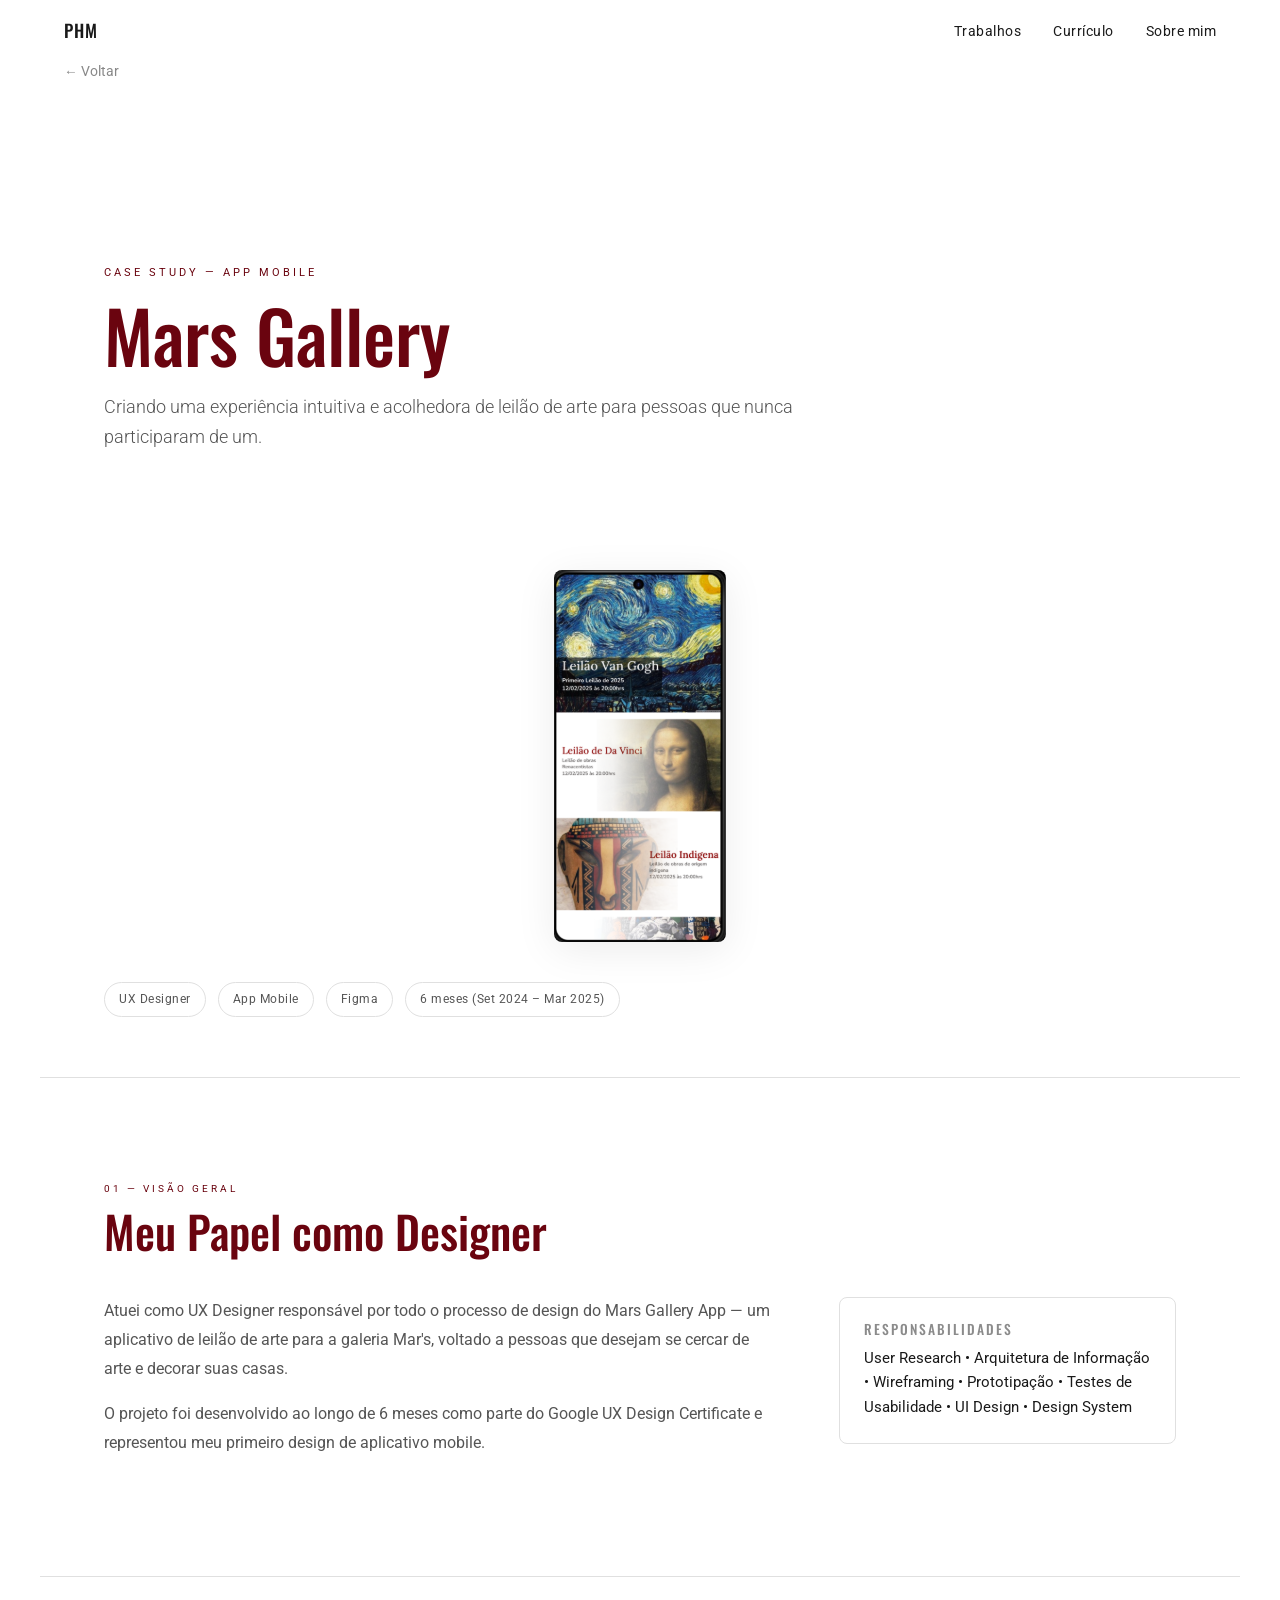
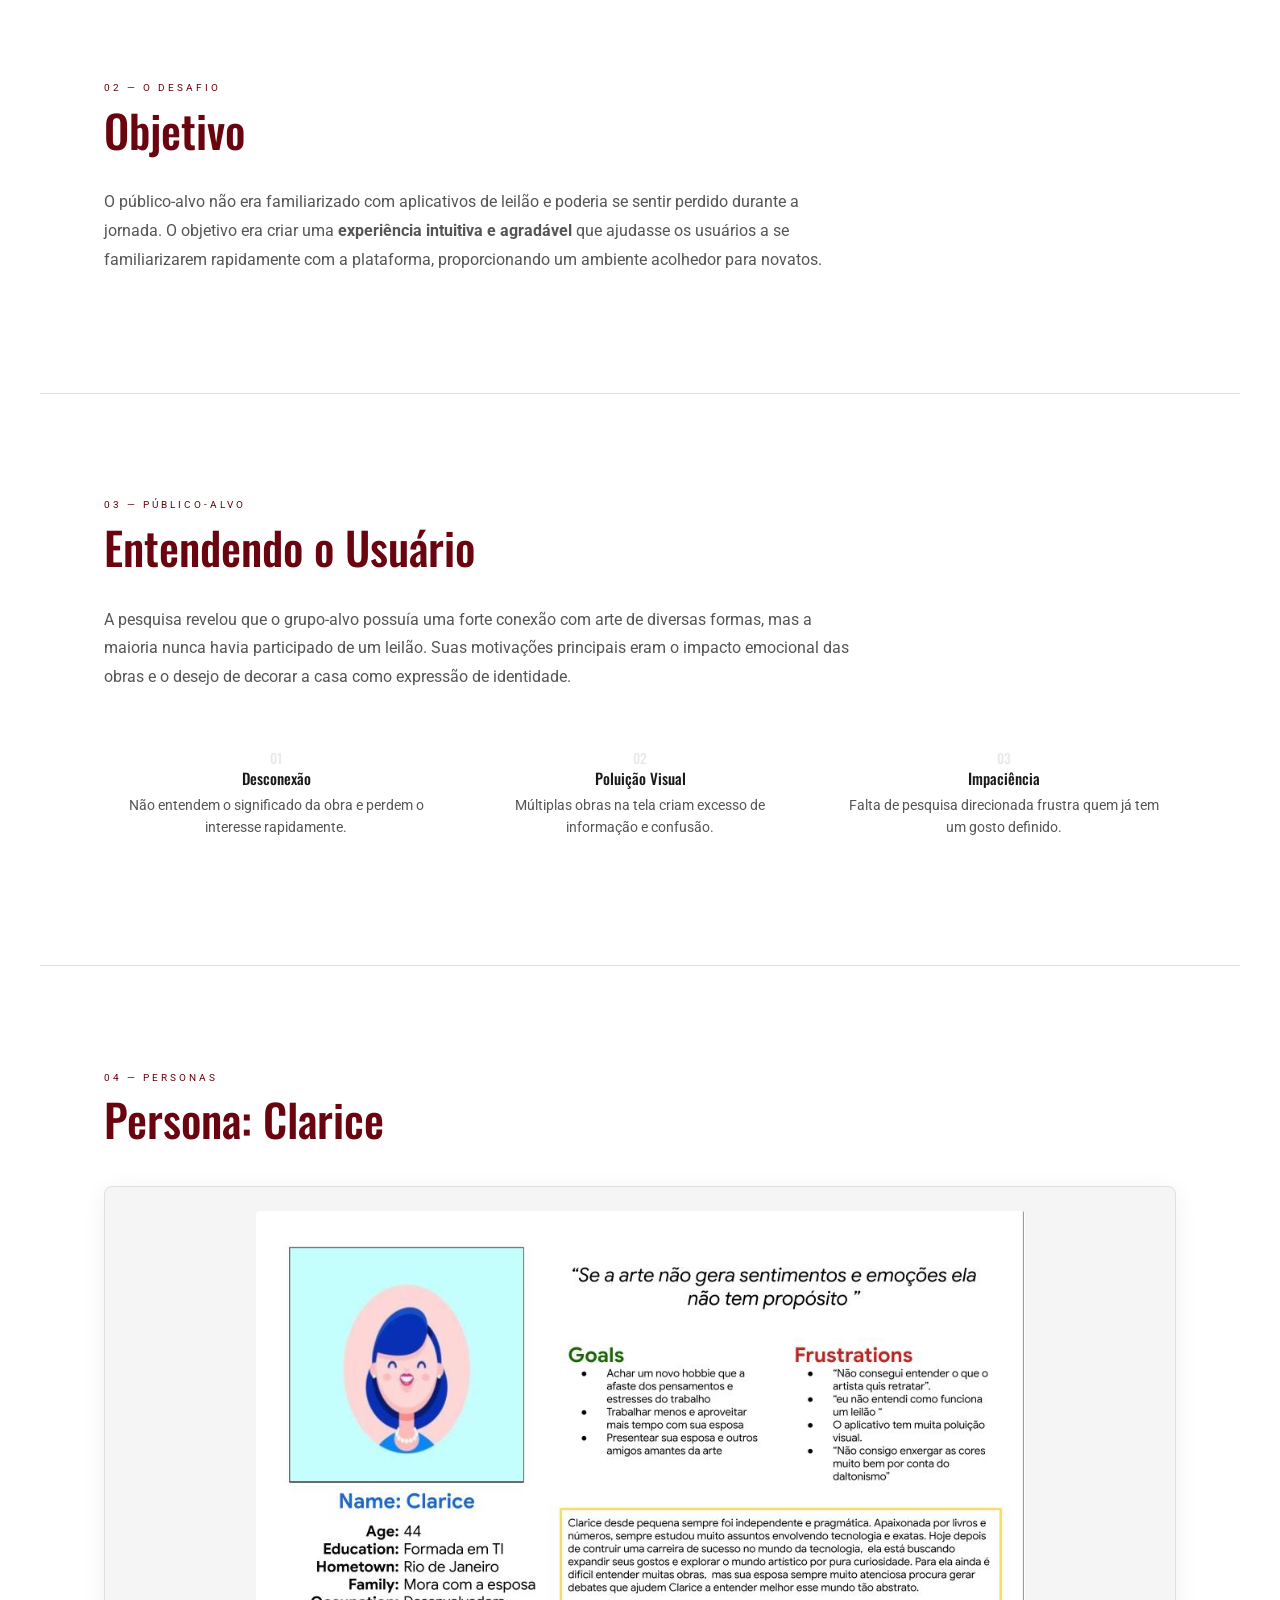
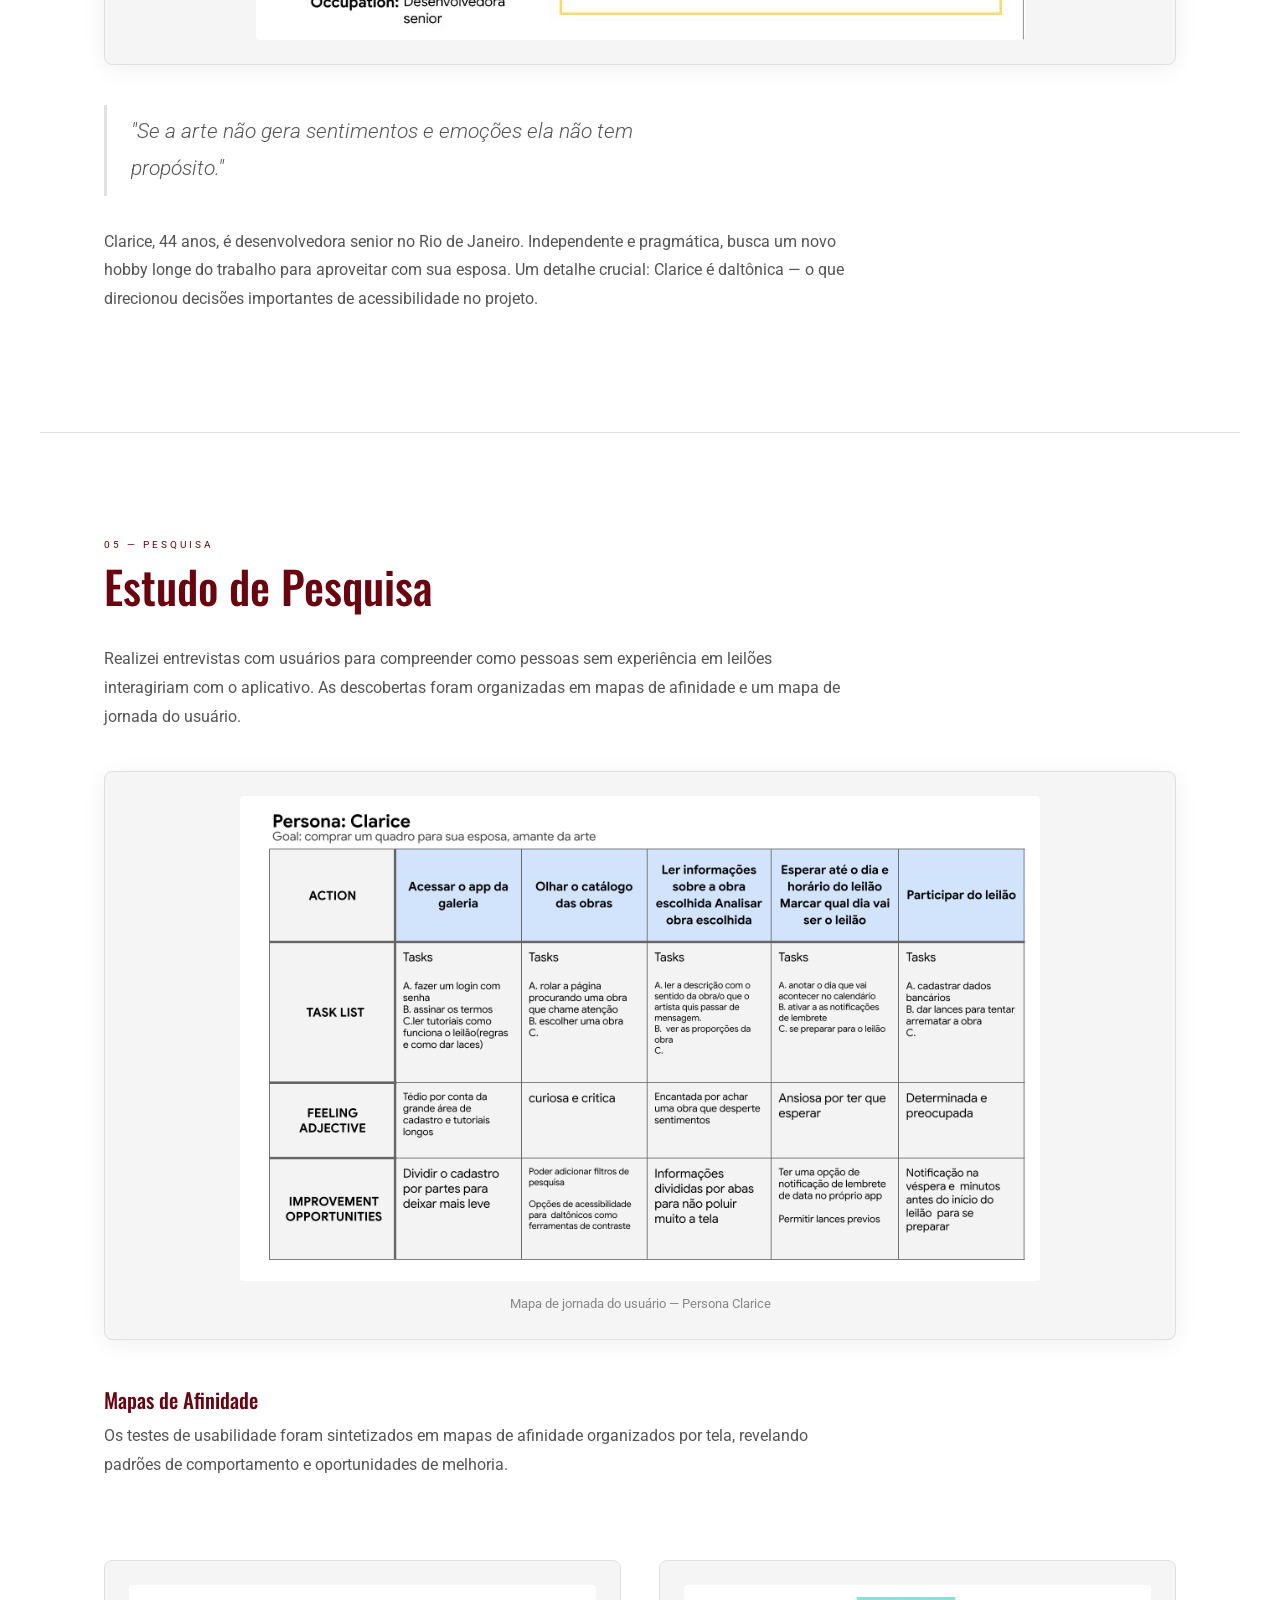
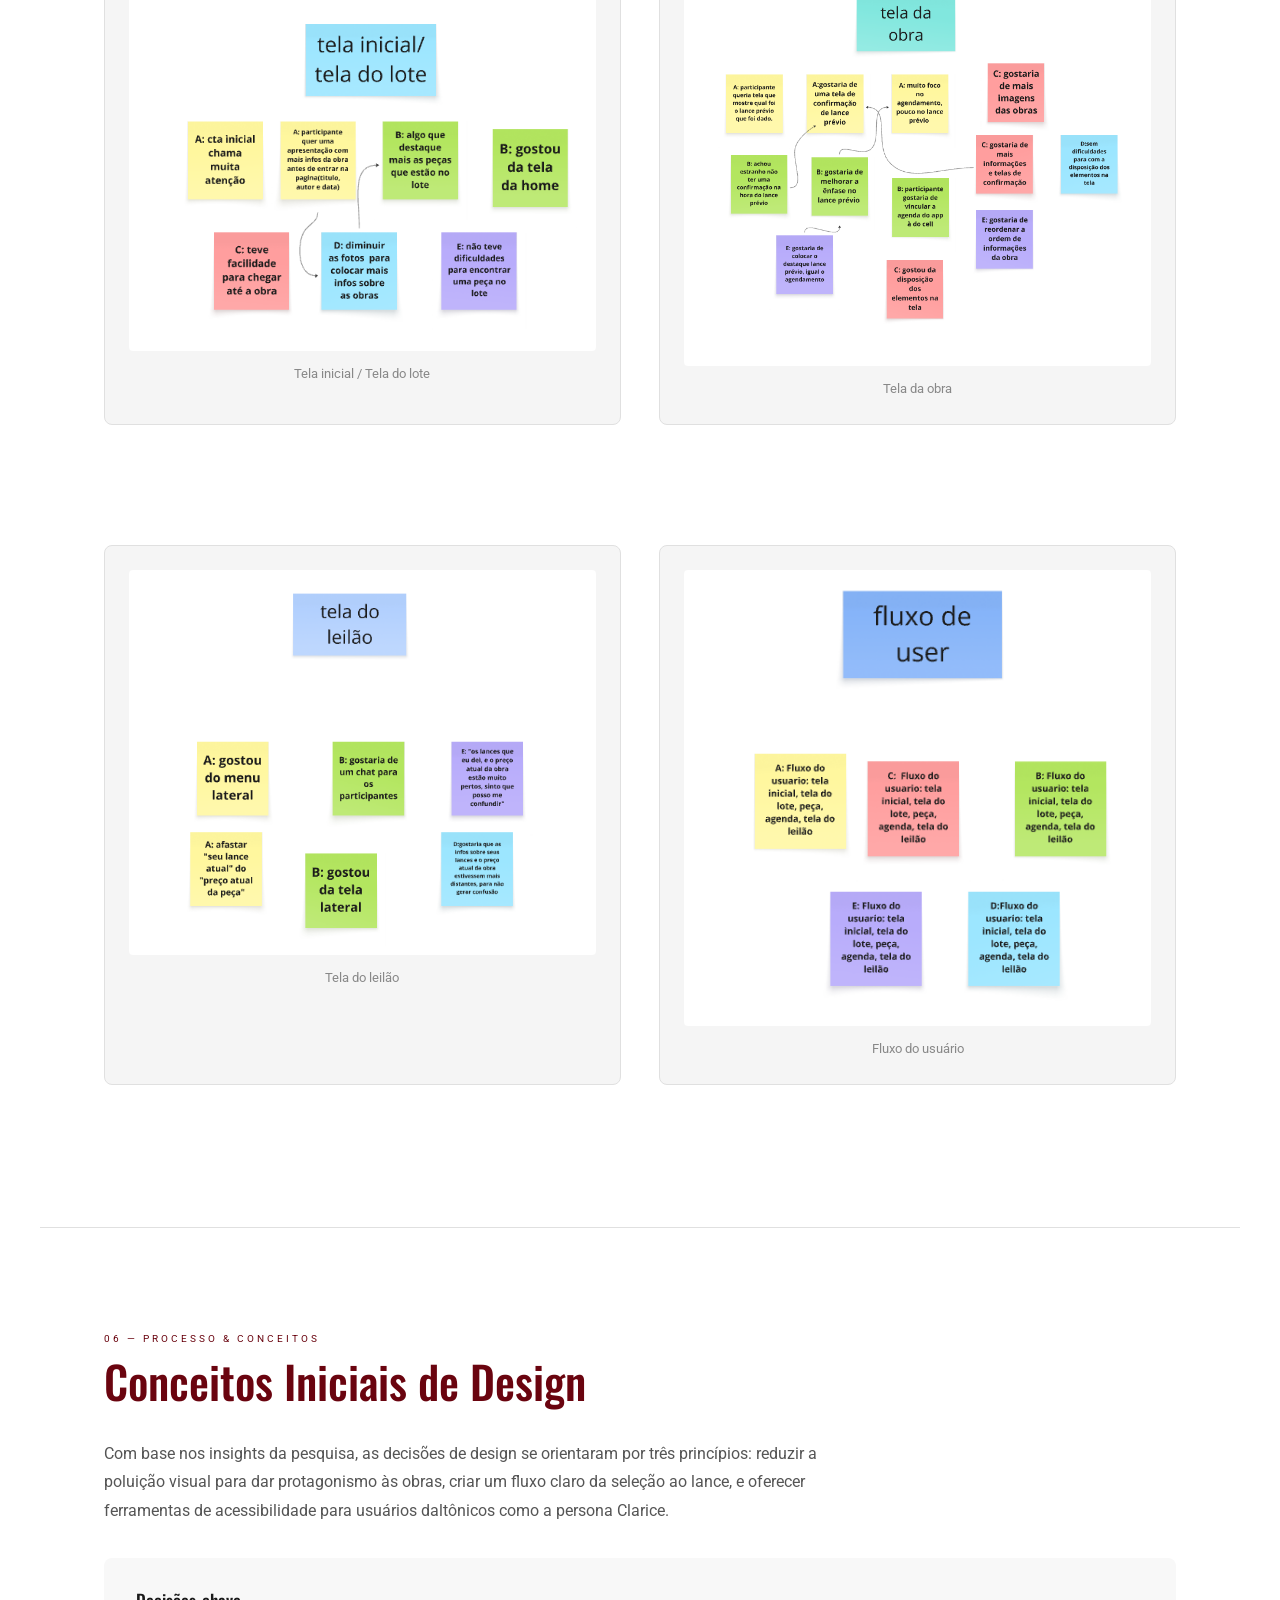
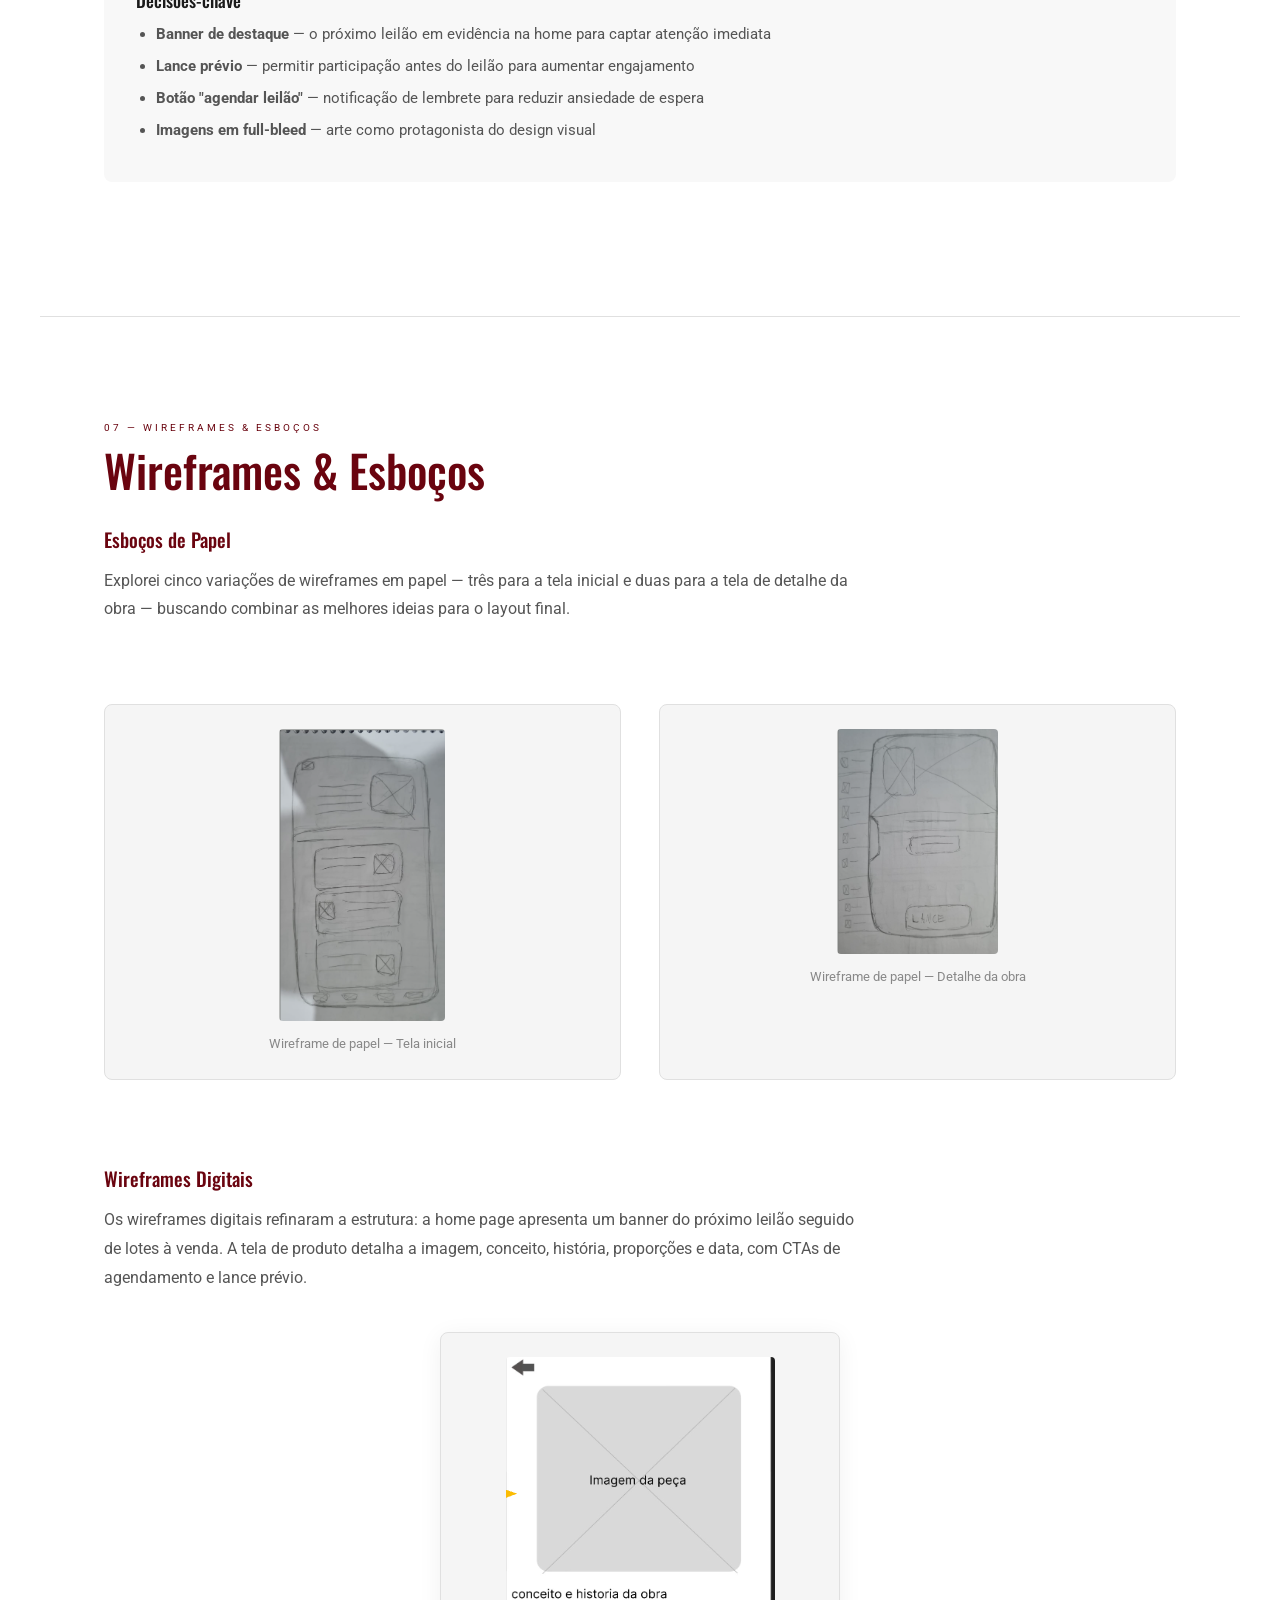
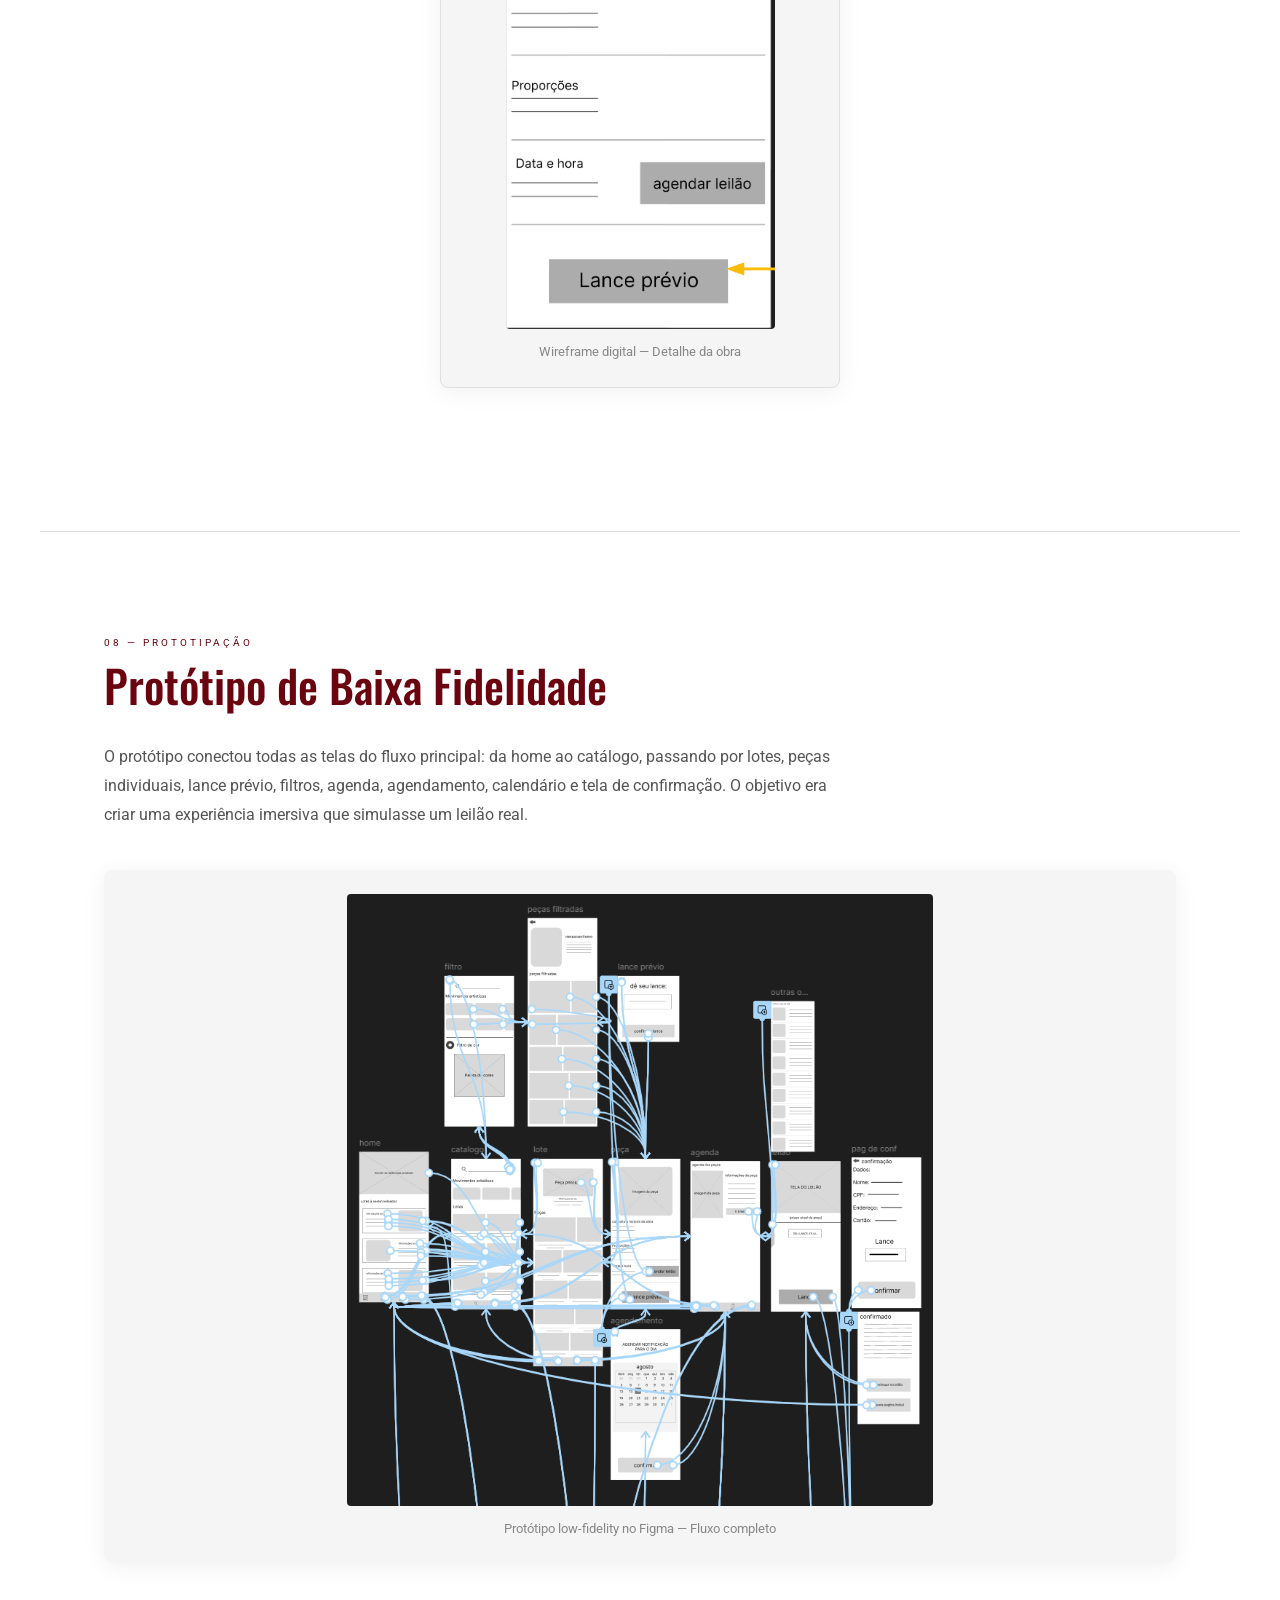
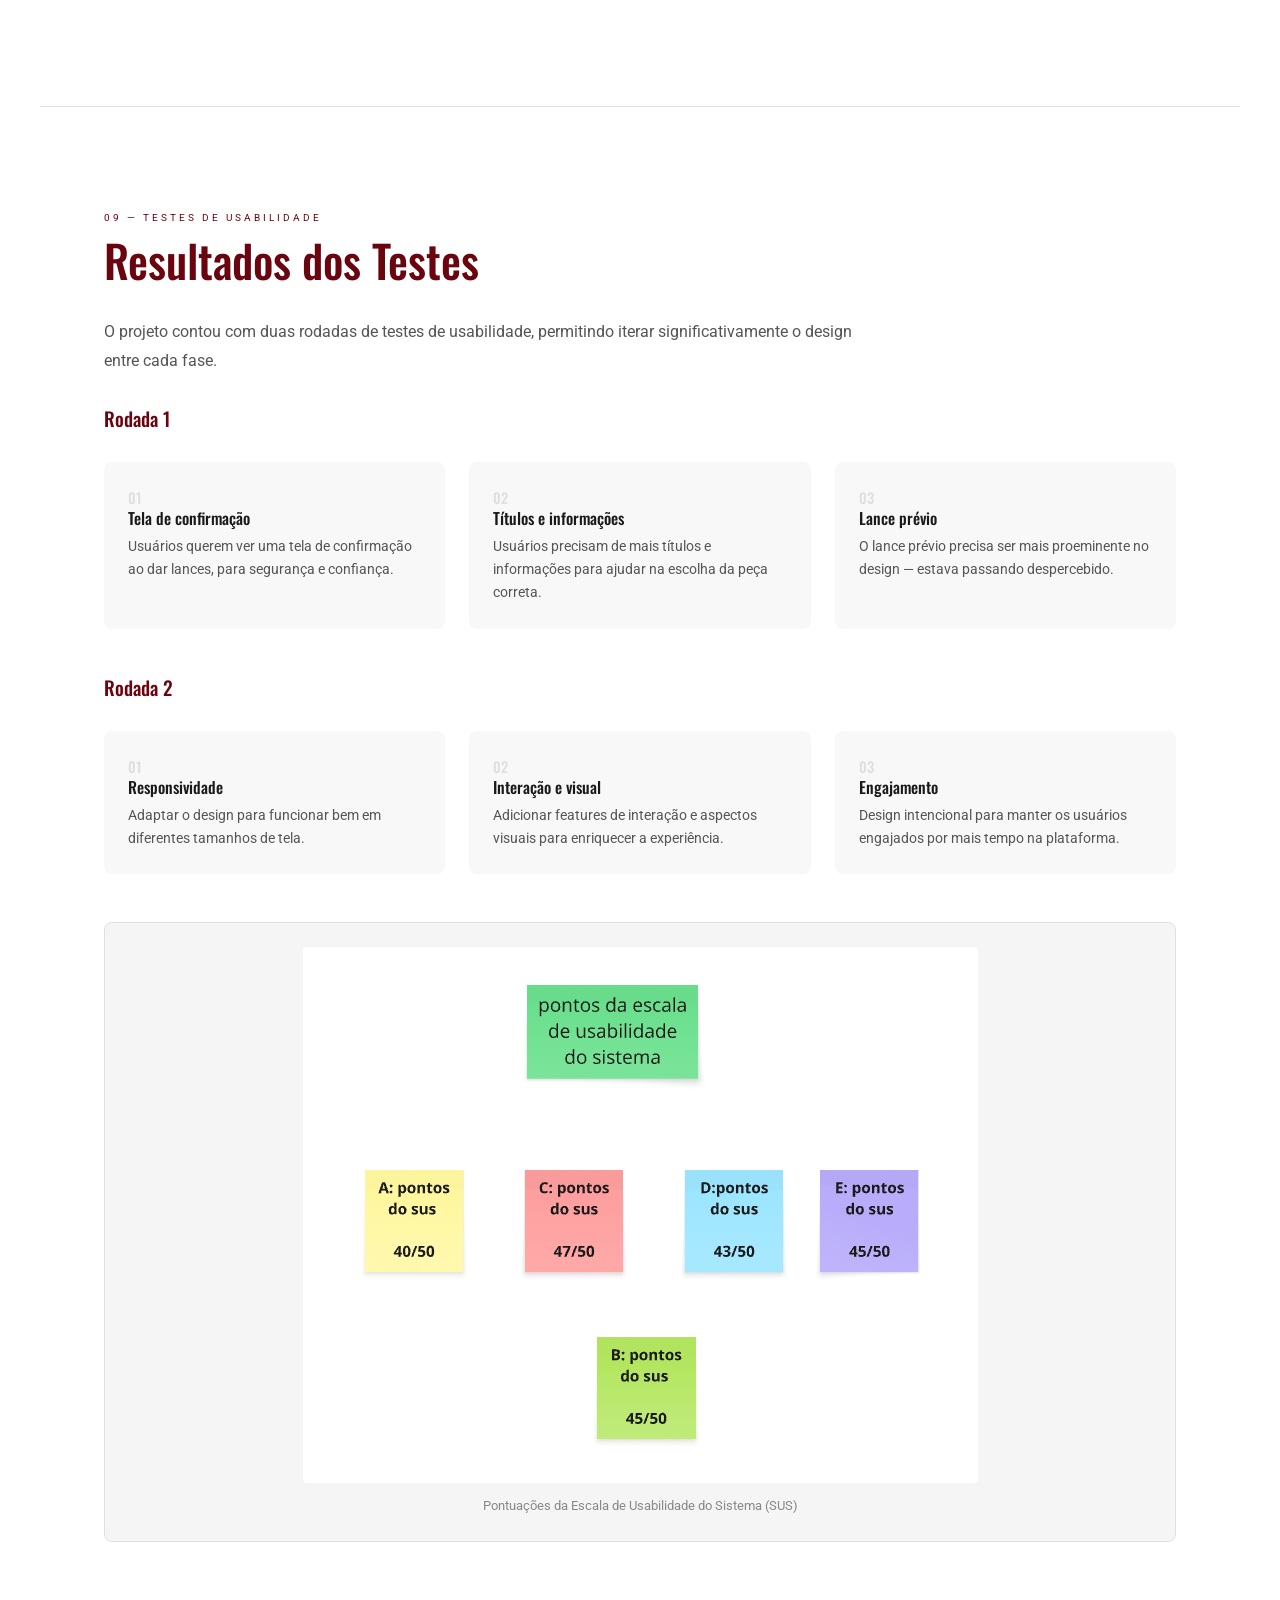
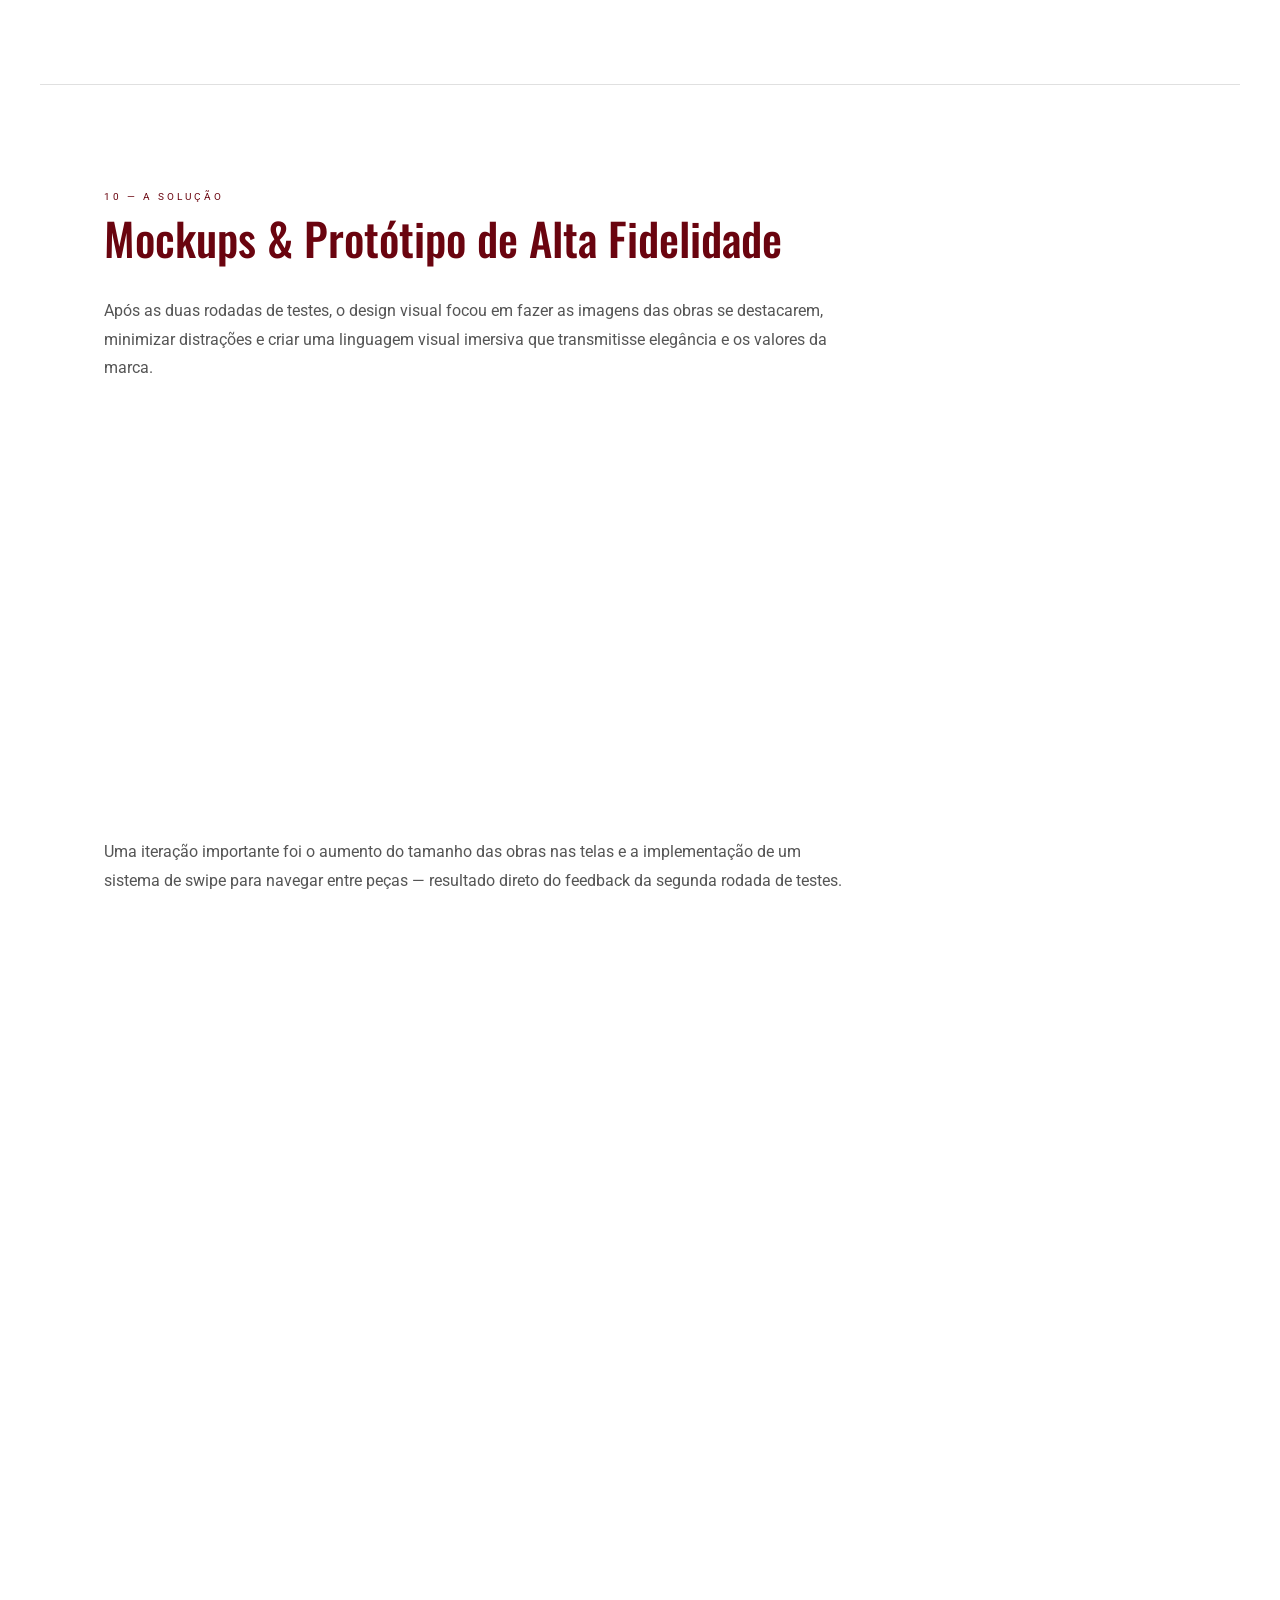
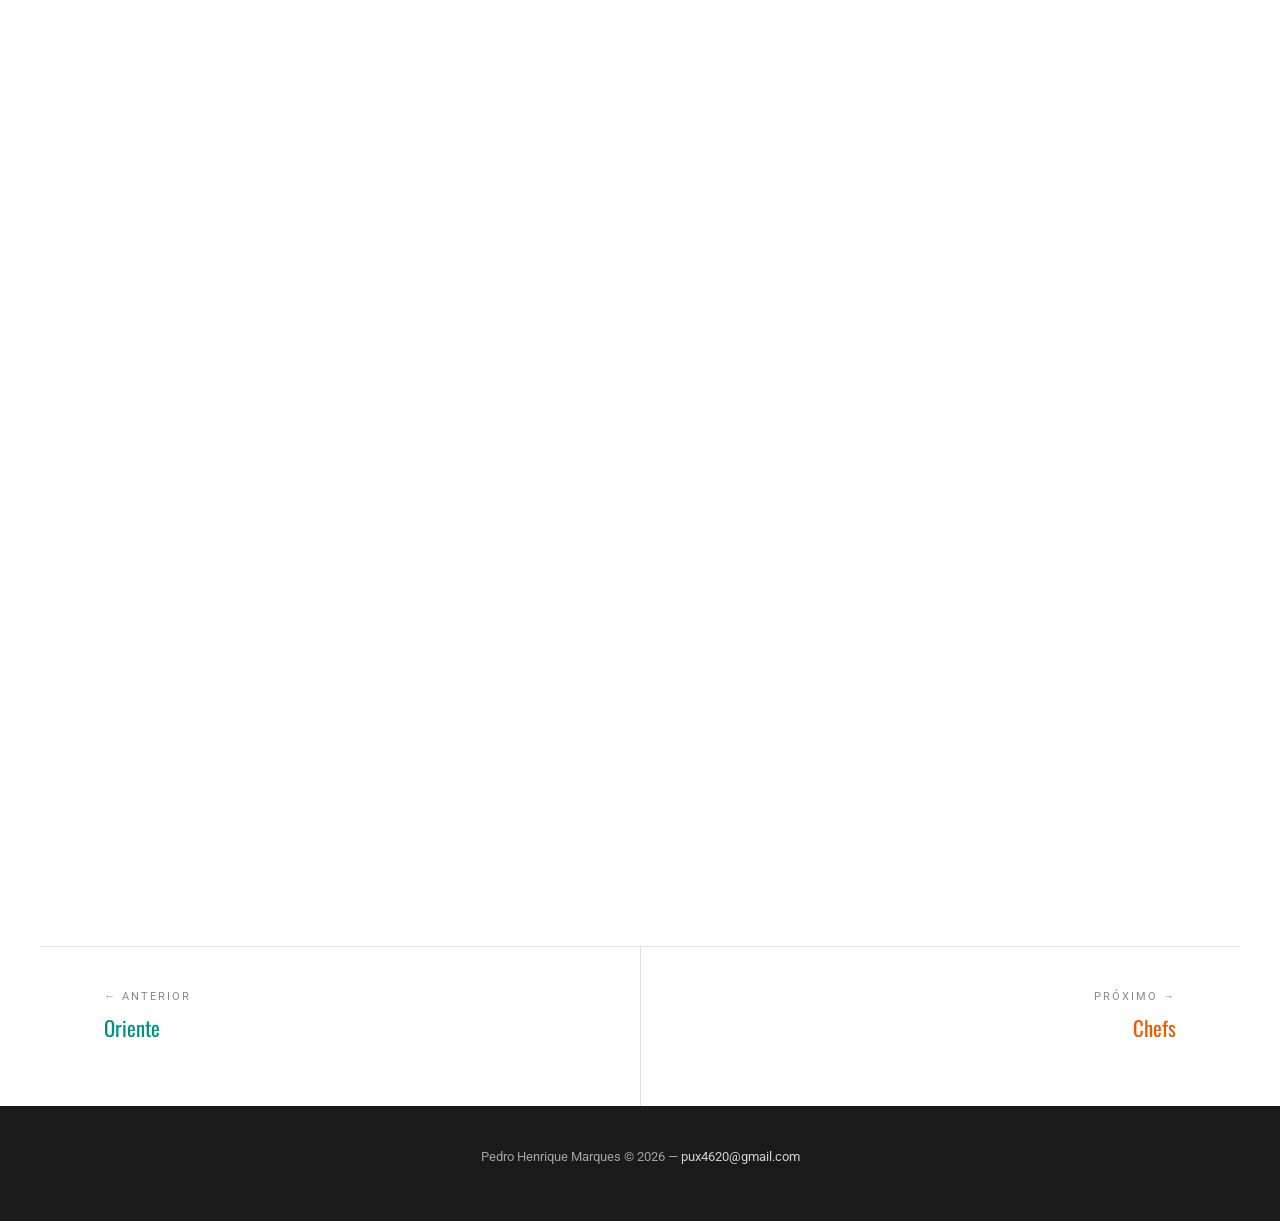
<file: mars-gallery.html>
<!DOCTYPE html>
<html lang="pt-BR">
<head>
  <meta charset="UTF-8">
  <meta name="viewport" content="width=device-width, initial-scale=1.0">
  <title>Mars Gallery — Pedro H. Marques</title>
  <meta name="description" content="Case study do app de leilão de arte Mars Gallery. UX Design por Pedro Henrique Marques.">
  <link rel="preconnect" href="https://fonts.googleapis.com">
  <link rel="preconnect" href="https://fonts.gstatic.com" crossorigin>
  <link href="https://fonts.googleapis.com/css2?family=Oswald:wght@300;400;500;600&family=Roboto:ital,wght@0,300;0,400;0,500;0,700;1,300;1,400&display=swap" rel="stylesheet">
  <link rel="stylesheet" href="css/style.css">
  <style>
    .case-hero__label, .case-section__label { color: var(--color-mars); }
    .case-hero__title, .case-section__title { color: var(--color-mars); }
  </style>
</head>
<body class="case-page">

  <!-- Navigation -->
  <header class="navbar scrolled" role="banner">
    <a href="index.html" class="nav-logo" aria-label="Página inicial">PHM</a>
    <button class="nav-hamburger" aria-label="Menu" aria-expanded="false" aria-controls="nav-menu">
      <span></span><span></span><span></span>
    </button>
    <nav id="nav-menu" role="navigation" aria-label="Principal">
      <ul class="nav-links">
        <li><a href="index.html#trabalhos">Trabalhos</a></li>
        <li><a href="Pedro Henrique_Marques Da Costa_Curriculo.docx.pdf" download>Currículo</a></li>
        <li><a href="index.html#sobre">Sobre mim</a></li>
      </ul>
    </nav>
  </header>

  <main>
    <!-- Back -->
    <a href="index.html#trabalhos" class="case-back" aria-label="Voltar para trabalhos">&larr; Voltar</a>

    <!-- Hero -->
    <section class="case-hero" aria-label="Introdução do projeto">
      <p class="case-hero__label fade-in">Case Study &mdash; App Mobile</p>
      <h1 class="case-hero__title fade-in">Mars Gallery</h1>
      <p class="case-hero__subtitle fade-in">Criando uma experiência intuitiva e acolhedora de leilão de arte para pessoas que nunca participaram de um.</p>
    </section>

    <!-- Hero Image -->
    <div class="case-hero-image fade-in">
      <img src="1GALERIA/Captura de tela 2026-09-07 222924.png" alt="Tela inicial do app Mars Gallery mostrando três leilões: Van Gogh, Da Vinci e Arte Indígena">
    </div>

    <!-- Meta Tags -->
    <div class="case-meta fade-in">
      <span class="case-meta__tag">UX Designer</span>
      <span class="case-meta__tag">App Mobile</span>
      <span class="case-meta__tag">Figma</span>
      <span class="case-meta__tag">6 meses (Set 2024 – Mar 2025)</span>
    </div>

    <!-- 01. Meu Papel -->
    <section class="case-section fade-in" aria-label="Meu papel">
      <p class="case-section__label">01 &mdash; Visão Geral</p>
      <h2 class="case-section__title">Meu Papel como Designer</h2>
      <div class="case-grid case-grid--sidebar">
        <div>
          <p class="case-section__text">Atuei como UX Designer responsável por todo o processo de design do Mars Gallery App — um aplicativo de leilão de arte para a galeria Mar's, voltado a pessoas que desejam se cercar de arte e decorar suas casas.</p>
          <p class="case-section__text">O projeto foi desenvolvido ao longo de 6 meses como parte do Google UX Design Certificate e representou meu primeiro design de aplicativo mobile.</p>
        </div>
        <div>
          <div class="case-info-card">
            <h4>Responsabilidades</h4>
            <p>User Research &bull; Arquitetura de Informação &bull; Wireframing &bull; Prototipação &bull; Testes de Usabilidade &bull; UI Design &bull; Design System</p>
          </div>
        </div>
      </div>
    </section>

    <!-- 02. Objetivo -->
    <section class="case-section fade-in" aria-label="Objetivo">
      <p class="case-section__label">02 &mdash; O Desafio</p>
      <h2 class="case-section__title">Objetivo</h2>
      <p class="case-section__text">O público-alvo não era familiarizado com aplicativos de leilão e poderia se sentir perdido durante a jornada. O objetivo era criar uma <strong>experiência intuitiva e agradável</strong> que ajudasse os usuários a se familiarizarem rapidamente com a plataforma, proporcionando um ambiente acolhedor para novatos.</p>
    </section>

    <!-- 03. Público-Alvo -->
    <section class="case-section fade-in" aria-label="Público-alvo">
      <p class="case-section__label">03 &mdash; Público-Alvo</p>
      <h2 class="case-section__title">Entendendo o Usuário</h2>
      <p class="case-section__text">A pesquisa revelou que o grupo-alvo possuía uma forte conexão com arte de diversas formas, mas a maioria nunca havia participado de um leilão. Suas motivações principais eram o impacto emocional das obras e o desejo de decorar a casa como expressão de identidade.</p>

      <!-- Pain Points -->
      <div class="case-painpoints">
        <div class="case-painpoint fade-in">
          <p class="case-painpoint__number">01</p>
          <h4>Desconexão</h4>
          <p>Não entendem o significado da obra e perdem o interesse rapidamente.</p>
        </div>
        <div class="case-painpoint fade-in">
          <p class="case-painpoint__number">02</p>
          <h4>Poluição Visual</h4>
          <p>Múltiplas obras na tela criam excesso de informação e confusão.</p>
        </div>
        <div class="case-painpoint fade-in">
          <p class="case-painpoint__number">03</p>
          <h4>Impaciência</h4>
          <p>Falta de pesquisa direcionada frustra quem já tem um gosto definido.</p>
        </div>
      </div>
    </section>

    <!-- 04. Persona -->
    <section class="case-section fade-in" aria-label="Persona">
      <p class="case-section__label">04 &mdash; Personas</p>
      <h2 class="case-section__title">Persona: Clarice</h2>
      <figure class="case-img case-img--bordered case-img--shadow">
        <img src="1GALERIA/Captura de tela 2026-09-07 222604.png" alt="Persona Clarice: 44 anos, desenvolvedora senior, Rio de Janeiro, daltônica. Quote: Se a arte não gera sentimentos e emoções ela não tem propósito." loading="lazy">
      </figure>
      <blockquote class="case-quote">"Se a arte não gera sentimentos e emoções ela não tem propósito."</blockquote>
      <p class="case-section__text">Clarice, 44 anos, é desenvolvedora senior no Rio de Janeiro. Independente e pragmática, busca um novo hobby longe do trabalho para aproveitar com sua esposa. Um detalhe crucial: Clarice é daltônica — o que direcionou decisões importantes de acessibilidade no projeto.</p>
    </section>

    <!-- 05. Pesquisa -->
    <section class="case-section fade-in" aria-label="Pesquisa">
      <p class="case-section__label">05 &mdash; Pesquisa</p>
      <h2 class="case-section__title">Estudo de Pesquisa</h2>
      <p class="case-section__text">Realizei entrevistas com usuários para compreender como pessoas sem experiência em leilões interagiriam com o aplicativo. As descobertas foram organizadas em mapas de afinidade e um mapa de jornada do usuário.</p>

      <!-- User Journey Map -->
      <figure class="case-img case-img--bordered case-img--shadow fade-in">
        <img src="1GALERIA/Captura de tela 2026-09-07 222654.png" alt="Mapa de jornada da persona Clarice: desde acessar o app, olhar catálogo, ler informações, esperar o leilão até participar. Sentimentos vão de tédio a determinação." loading="lazy">
        <figcaption>Mapa de jornada do usuário — Persona Clarice</figcaption>
      </figure>

      <!-- Affinity Maps -->
      <h3 style="font-family:var(--font-title);font-size:1.3rem;margin-top:48px;color:var(--color-mars);">Mapas de Afinidade</h3>
      <p class="case-section__text">Os testes de usabilidade foram sintetizados em mapas de afinidade organizados por tela, revelando padrões de comportamento e oportunidades de melhoria.</p>

      <div class="case-grid case-grid--2 fade-in">
        <figure class="case-img case-img--bordered">
          <img src="1GALERIA/Captura de tela 2026-09-07 221846.png" alt="Mapa de afinidade: tela inicial e tela do lote — feedback sobre CTA, apresentação de obras e navegação" loading="lazy">
          <figcaption>Tela inicial / Tela do lote</figcaption>
        </figure>
        <figure class="case-img case-img--bordered">
          <img src="1GALERIA/Captura de tela 2026-09-07 221852.png" alt="Mapa de afinidade: tela da obra — feedback sobre confirmação de lance, ênfase no lance prévio e informações das obras" loading="lazy">
          <figcaption>Tela da obra</figcaption>
        </figure>
      </div>

      <div class="case-grid case-grid--2 fade-in">
        <figure class="case-img case-img--bordered">
          <img src="1GALERIA/Captura de tela 2026-09-07 221906.png" alt="Mapa de afinidade: tela do leilão — feedback sobre menu lateral, chat para participantes e disposição dos elementos" loading="lazy">
          <figcaption>Tela do leilão</figcaption>
        </figure>
        <figure class="case-img case-img--bordered">
          <img src="1GALERIA/Captura de tela 2026-09-07 221857.png" alt="Mapa de afinidade: fluxo de user — todos os participantes seguiram o mesmo fluxo: tela inicial, lote, peça, agenda, leilão" loading="lazy">
          <figcaption>Fluxo do usuário</figcaption>
        </figure>
      </div>
    </section>

    <!-- 06. Conceitos -->
    <section class="case-section fade-in" aria-label="Conceitos iniciais">
      <p class="case-section__label">06 &mdash; Processo &amp; Conceitos</p>
      <h2 class="case-section__title">Conceitos Iniciais de Design</h2>
      <p class="case-section__text">Com base nos insights da pesquisa, as decisões de design se orientaram por três princípios: reduzir a poluição visual para dar protagonismo às obras, criar um fluxo claro da seleção ao lance, e oferecer ferramentas de acessibilidade para usuários daltônicos como a persona Clarice.</p>

      <div class="case-highlight">
        <h4>Decisões-chave</h4>
        <ul>
          <li><strong>Banner de destaque</strong> — o próximo leilão em evidência na home para captar atenção imediata</li>
          <li><strong>Lance prévio</strong> — permitir participação antes do leilão para aumentar engajamento</li>
          <li><strong>Botão "agendar leilão"</strong> — notificação de lembrete para reduzir ansiedade de espera</li>
          <li><strong>Imagens em full-bleed</strong> — arte como protagonista do design visual</li>
        </ul>
      </div>
    </section>

    <!-- 07. Wireframes -->
    <section class="case-section fade-in" aria-label="Wireframes">
      <p class="case-section__label">07 &mdash; Wireframes &amp; Esboços</p>
      <h2 class="case-section__title">Wireframes &amp; Esboços</h2>

      <h3 style="font-family:var(--font-title);font-size:1.2rem;margin-bottom:16px;color:var(--color-mars);">Esboços de Papel</h3>
      <p class="case-section__text">Explorei cinco variações de wireframes em papel — três para a tela inicial e duas para a tela de detalhe da obra — buscando combinar as melhores ideias para o layout final.</p>

      <div class="case-grid case-grid--2 fade-in">
        <figure class="case-img case-img--bordered">
          <img src="1GALERIA/Captura de tela 2026-09-07 222810.png" alt="Wireframe de papel: tela inicial do app com banner, cards de lotes e barra de navegação" loading="lazy">
          <figcaption>Wireframe de papel — Tela inicial</figcaption>
        </figure>
        <figure class="case-img case-img--bordered">
          <img src="1GALERIA/Captura de tela 2026-09-07 222822.png" alt="Wireframe de papel: tela de detalhe da obra com imagem, informações e botão Lance" loading="lazy">
          <figcaption>Wireframe de papel — Detalhe da obra</figcaption>
        </figure>
      </div>

      <h3 style="font-family:var(--font-title);font-size:1.2rem;margin-top:48px;margin-bottom:16px;color:var(--color-mars);">Wireframes Digitais</h3>
      <p class="case-section__text">Os wireframes digitais refinaram a estrutura: a home page apresenta um banner do próximo leilão seguido de lotes à venda. A tela de produto detalha a imagem, conceito, história, proporções e data, com CTAs de agendamento e lance prévio.</p>

      <figure class="case-img case-img--bordered case-img--shadow fade-in" style="max-width:400px;margin-left:auto;margin-right:auto;">
        <img src="1GALERIA/Captura de tela 2026-09-07 222843.png" alt="Wireframe digital: tela de detalhe da obra com imagem placeholder, conceito e história, proporções, data e hora, botões agendar leilão e Lance prévio" loading="lazy">
        <figcaption>Wireframe digital — Detalhe da obra</figcaption>
      </figure>
    </section>

    <!-- 08. Protótipo Low-Fi -->
    <section class="case-section fade-in" aria-label="Prototipação">
      <p class="case-section__label">08 &mdash; Prototipação</p>
      <h2 class="case-section__title">Protótipo de Baixa Fidelidade</h2>
      <p class="case-section__text">O protótipo conectou todas as telas do fluxo principal: da home ao catálogo, passando por lotes, peças individuais, lance prévio, filtros, agenda, agendamento, calendário e tela de confirmação. O objetivo era criar uma experiência imersiva que simulasse um leilão real.</p>

      <figure class="case-img case-img--shadow fade-in">
        <img src="1GALERIA/Captura de tela 2026-09-07 222853.png" alt="Protótipo de baixa fidelidade no Figma mostrando todas as telas conectadas: home, catálogo, lote, peça, lance prévio, filtro, agenda, agendamento, confirmação" loading="lazy">
        <figcaption>Protótipo low-fidelity no Figma — Fluxo completo</figcaption>
      </figure>
    </section>

    <!-- 09. Testes -->
    <section class="case-section fade-in" aria-label="Testes de usabilidade">
      <p class="case-section__label">09 &mdash; Testes de Usabilidade</p>
      <h2 class="case-section__title">Resultados dos Testes</h2>
      <p class="case-section__text">O projeto contou com duas rodadas de testes de usabilidade, permitindo iterar significativamente o design entre cada fase.</p>

      <h3 style="font-family:var(--font-title);font-size:1.2rem;margin-top:32px;color:var(--color-mars);">Rodada 1</h3>
      <div class="case-findings fade-in">
        <div class="case-finding">
          <p class="case-finding__number">01</p>
          <h4>Tela de confirmação</h4>
          <p>Usuários querem ver uma tela de confirmação ao dar lances, para segurança e confiança.</p>
        </div>
        <div class="case-finding">
          <p class="case-finding__number">02</p>
          <h4>Títulos e informações</h4>
          <p>Usuários precisam de mais títulos e informações para ajudar na escolha da peça correta.</p>
        </div>
        <div class="case-finding">
          <p class="case-finding__number">03</p>
          <h4>Lance prévio</h4>
          <p>O lance prévio precisa ser mais proeminente no design — estava passando despercebido.</p>
        </div>
      </div>

      <h3 style="font-family:var(--font-title);font-size:1.2rem;margin-top:48px;color:var(--color-mars);">Rodada 2</h3>
      <div class="case-findings fade-in">
        <div class="case-finding">
          <p class="case-finding__number">01</p>
          <h4>Responsividade</h4>
          <p>Adaptar o design para funcionar bem em diferentes tamanhos de tela.</p>
        </div>
        <div class="case-finding">
          <p class="case-finding__number">02</p>
          <h4>Interação e visual</h4>
          <p>Adicionar features de interação e aspectos visuais para enriquecer a experiência.</p>
        </div>
        <div class="case-finding">
          <p class="case-finding__number">03</p>
          <h4>Engajamento</h4>
          <p>Design intencional para manter os usuários engajados por mais tempo na plataforma.</p>
        </div>
      </div>

      <!-- SUS Scores -->
      <figure class="case-img case-img--bordered fade-in" style="margin-top:48px;">
        <img src="1GALERIA/Captura de tela 2026-09-07 221901.png" alt="Escala de usabilidade do sistema (SUS): Participante A: 40/50, B: 45/50, C: 47/50, D: 43/50, E: 45/50" loading="lazy">
        <figcaption>Pontuações da Escala de Usabilidade do Sistema (SUS)</figcaption>
      </figure>
    </section>

    <!-- 10. Solução Final -->
    <section class="case-section fade-in" aria-label="Solução final">
      <p class="case-section__label">10 &mdash; A Solução</p>
      <h2 class="case-section__title">Mockups &amp; Protótipo de Alta Fidelidade</h2>
      <p class="case-section__text">Após as duas rodadas de testes, o design visual focou em fazer as imagens das obras se destacarem, minimizar distrações e criar uma linguagem visual imersiva que transmitisse elegância e os valores da marca.</p>

      <div class="case-phones fade-in">
        <img src="1GALERIA/Captura de tela 2026-09-07 222924.png" alt="Mockup: tela inicial com leilões Van Gogh, Da Vinci e Indígena" loading="lazy">
        <img src="1GALERIA/Captura de tela 2026-09-07 222930.png" alt="Mockup: tela do lote Van Gogh com A Noite Estrelada como lote principal" loading="lazy">
        <img src="1GALERIA/Captura de tela 2026-09-07 222936.png" alt="Mockup: tela de detalhe A Noite Estrelada com conceito, história, proporções e botão Lance Prévio" loading="lazy">
        <img src="1GALERIA/Captura de tela 2026-09-07 222941.png" alt="Mockup: tela de lance com campo de valor e botão Lance" loading="lazy">
      </div>

      <p class="case-section__text" style="margin-top:32px;">Uma iteração importante foi o aumento do tamanho das obras nas telas e a implementação de um sistema de swipe para navegar entre peças — resultado direto do feedback da segunda rodada de testes.</p>

      <!-- Hi-fi prototype -->
      <figure class="case-img case-img--shadow fade-in" style="margin-top:40px;">
        <img src="1GALERIA/Captura de tela 2026-09-07 222948.png" alt="Protótipo de alta fidelidade no Figma mostrando todas as telas conectadas com design visual final" loading="lazy">
        <figcaption>Protótipo de alta fidelidade no Figma</figcaption>
      </figure>
    </section>

    <!-- 11. Conclusões -->
    <section class="case-section fade-in" aria-label="Conclusões">
      <p class="case-section__label">11 &mdash; Reflexão</p>
      <h2 class="case-section__title">Conclusões &amp; Aprendizados</h2>

      <div class="case-grid case-grid--2">
        <div class="case-highlight">
          <h4>Impacto</h4>
          <p>O design foi testado por pessoas de diferentes faixas etárias, todas chegando à mesma conclusão: o design é intuitivo e simples, permitindo que qualquer pessoa navegue a jornada sem interrupções ou pontos de dor, independentemente da experiência com apps.</p>
        </div>
        <div class="case-highlight">
          <h4>O que aprendi</h4>
          <p>Este foi meu primeiro design de app. Aprendi sobre trabalhar com telas menores e organizar informação de forma concisa mas com qualidade. Também ganhei conhecimentos valiosos sobre tecnologia assistiva, tornando esta uma experiência verdadeiramente enriquecedora.</p>
        </div>
      </div>

      <div class="case-highlight" style="margin-top:24px;">
        <h4>Acessibilidade</h4>
        <ul>
          <li><strong>Screen readers</strong> — adaptação do app para leitores de tela</li>
          <li><strong>WCAG e daltonismo</strong> — guidelines de cores para que pessoas daltônicas como Clarice naveguem sem problemas</li>
          <li><strong>Legendas</strong> — closed captions para deficientes auditivos durante o leilão ao vivo</li>
        </ul>
      </div>

      <div class="case-highlight" style="margin-top:24px;">
        <h4>Próximos passos</h4>
        <ul>
          <li>Lançar o aplicativo na Play Store e App Store</li>
          <li>Criar flyers e anúncios na própria galeria para informar clientes existentes</li>
          <li>Investir em tráfego pago para aquisição de novos clientes</li>
        </ul>
      </div>
    </section>

    <!-- Case Navigation -->
    <nav class="case-nav" aria-label="Navegação entre projetos">
      <a href="oriente.html" class="case-nav__item">
        <p class="case-nav__label">&larr; Anterior</p>
        <p class="case-nav__title" style="color:var(--color-oriente);">Oriente</p>
      </a>
      <a href="chefs.html" class="case-nav__item">
        <p class="case-nav__label">Próximo &rarr;</p>
        <p class="case-nav__title" style="color:var(--color-chefs);">Chefs</p>
      </a>
    </nav>
  </main>

  <footer class="footer" role="contentinfo">
    <p>Pedro Henrique Marques &copy; 2026 &mdash; <a href="mailto:pux4620@gmail.com">pux4620@gmail.com</a></p>
  </footer>

  <script src="js/main.js"></script>
</body>
</html>
</file>
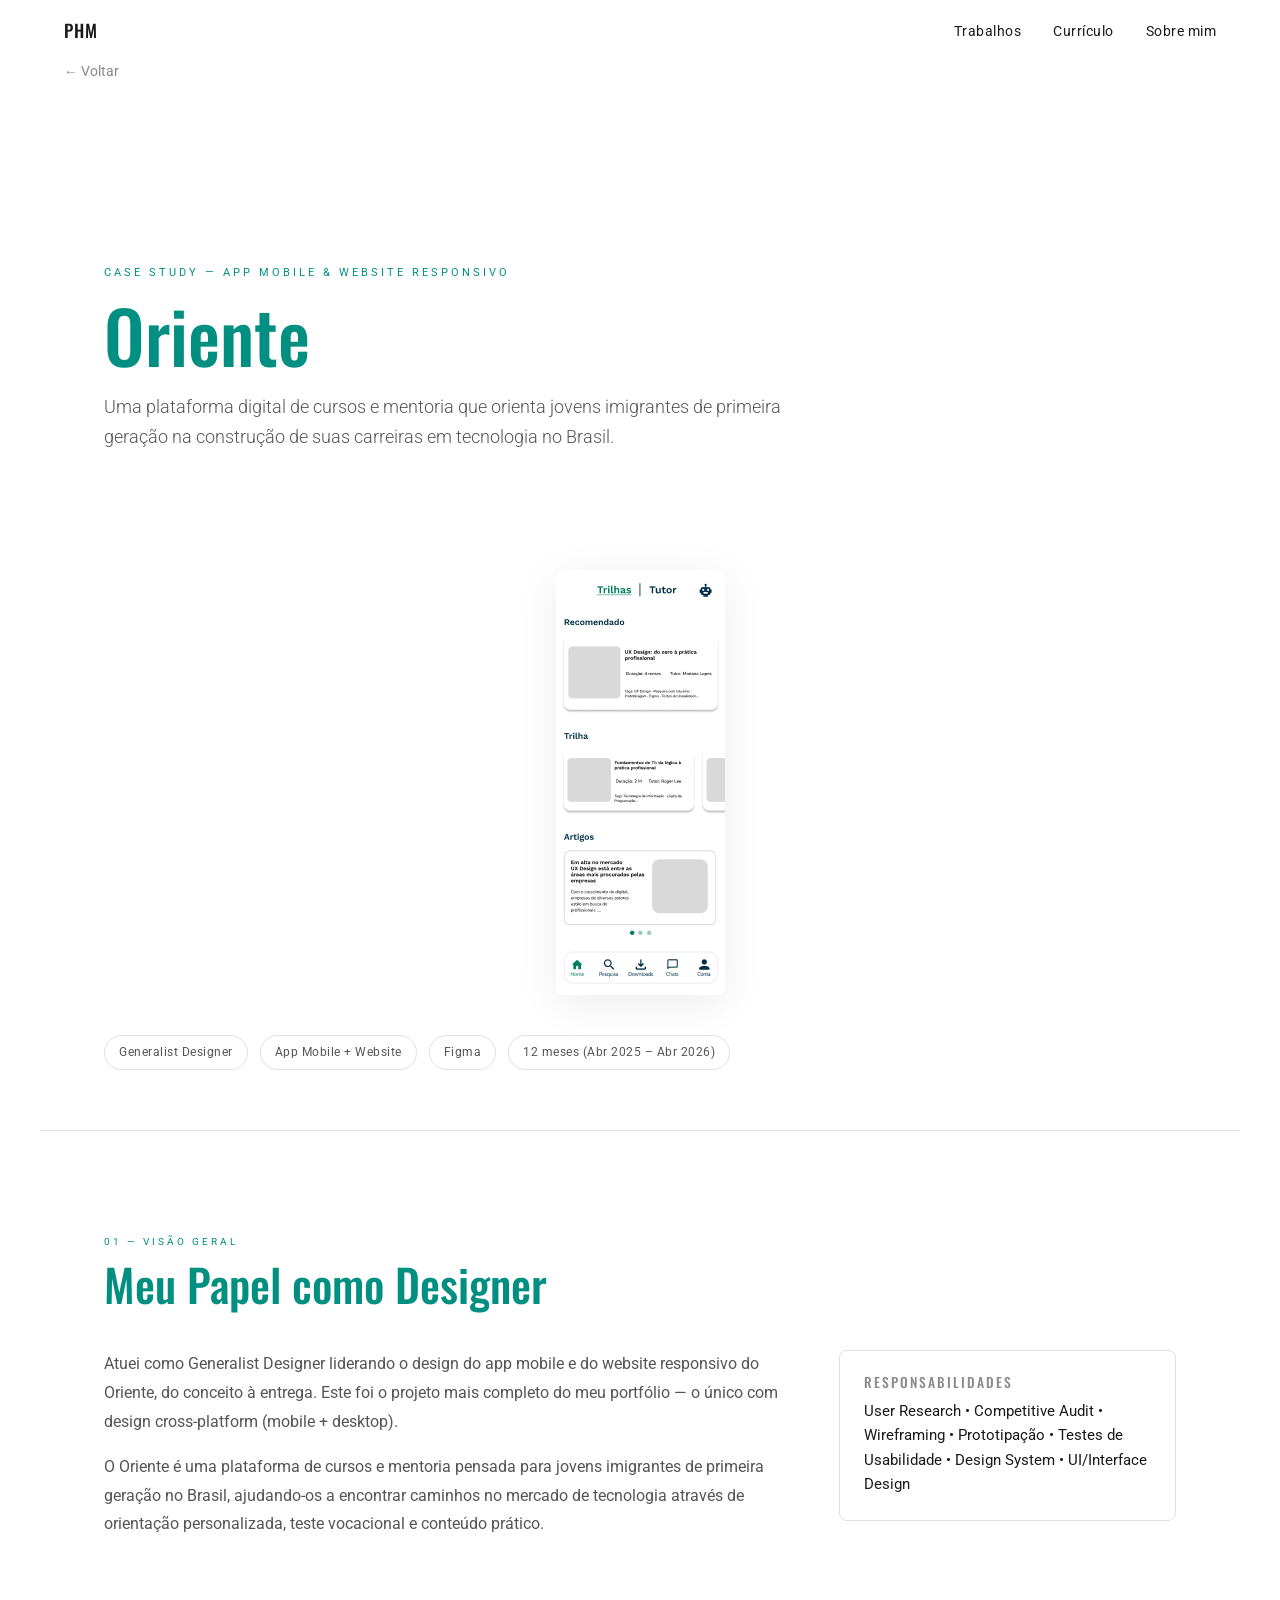
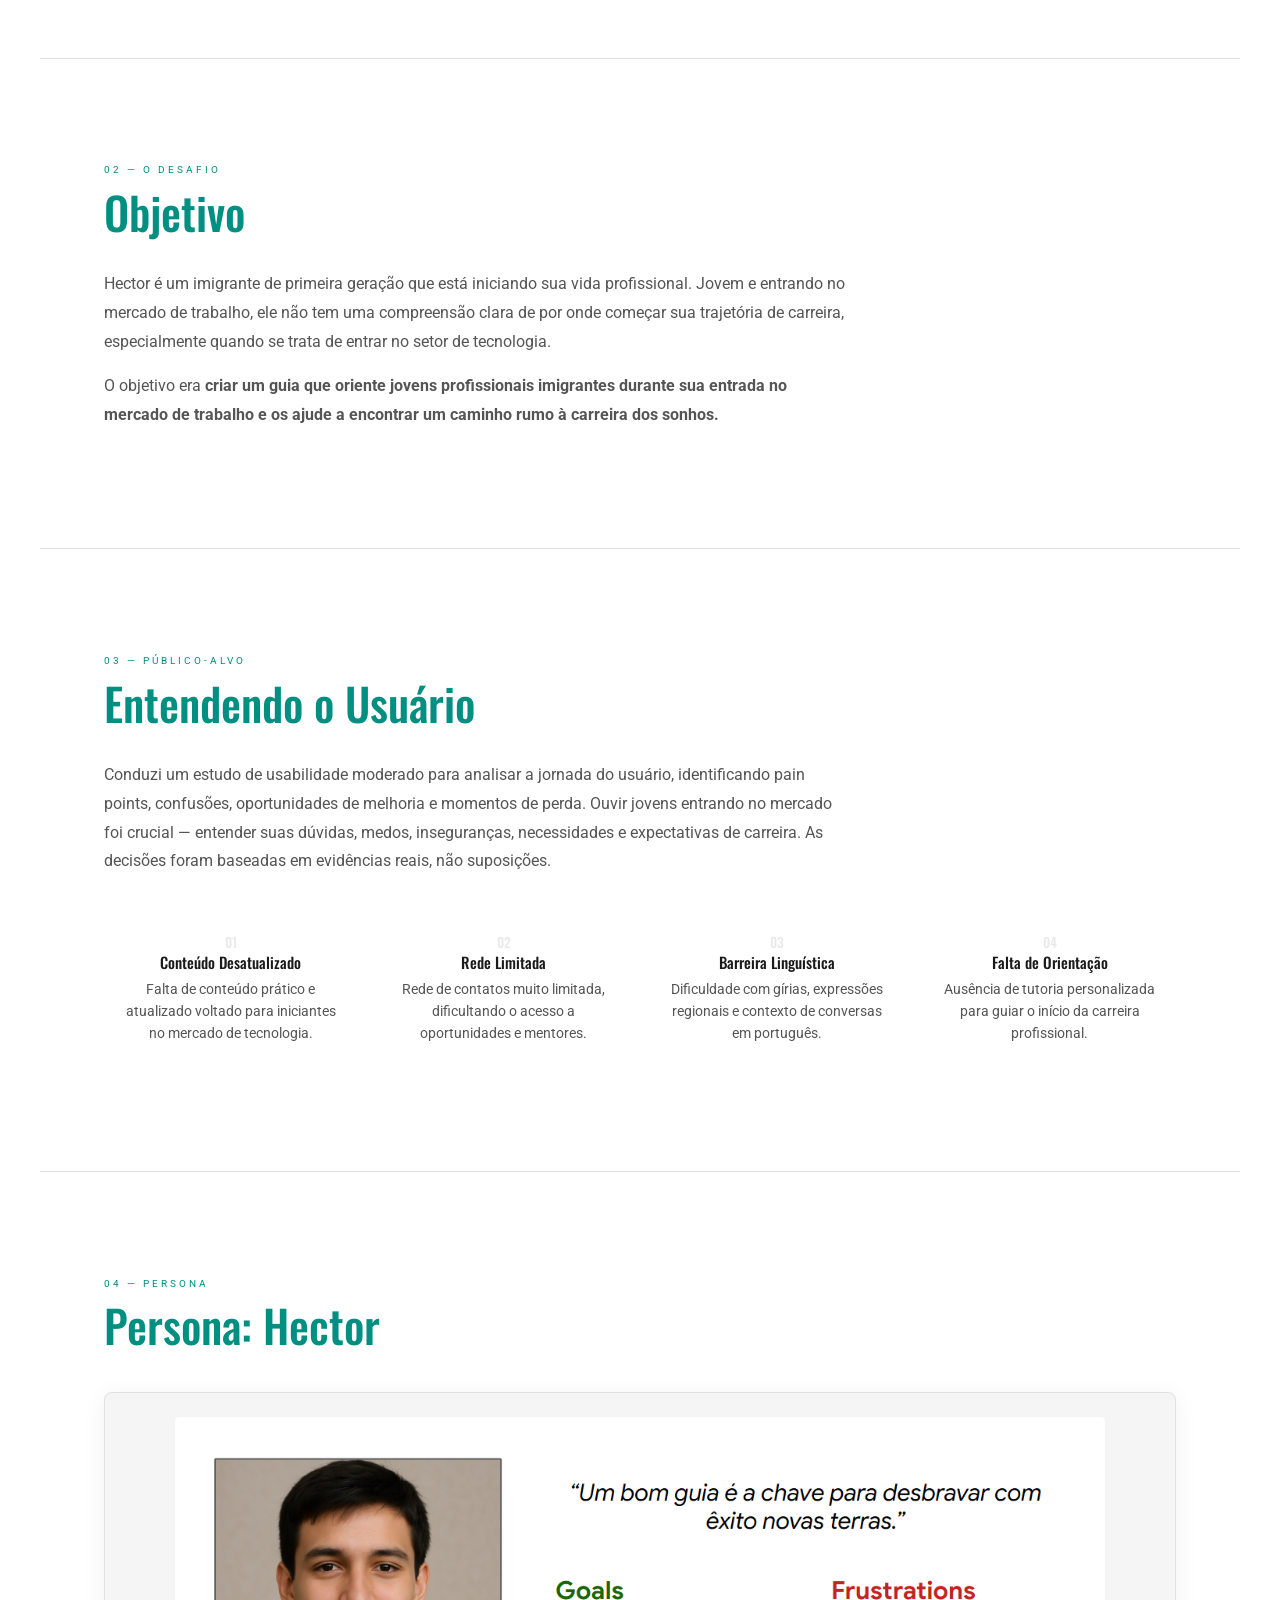
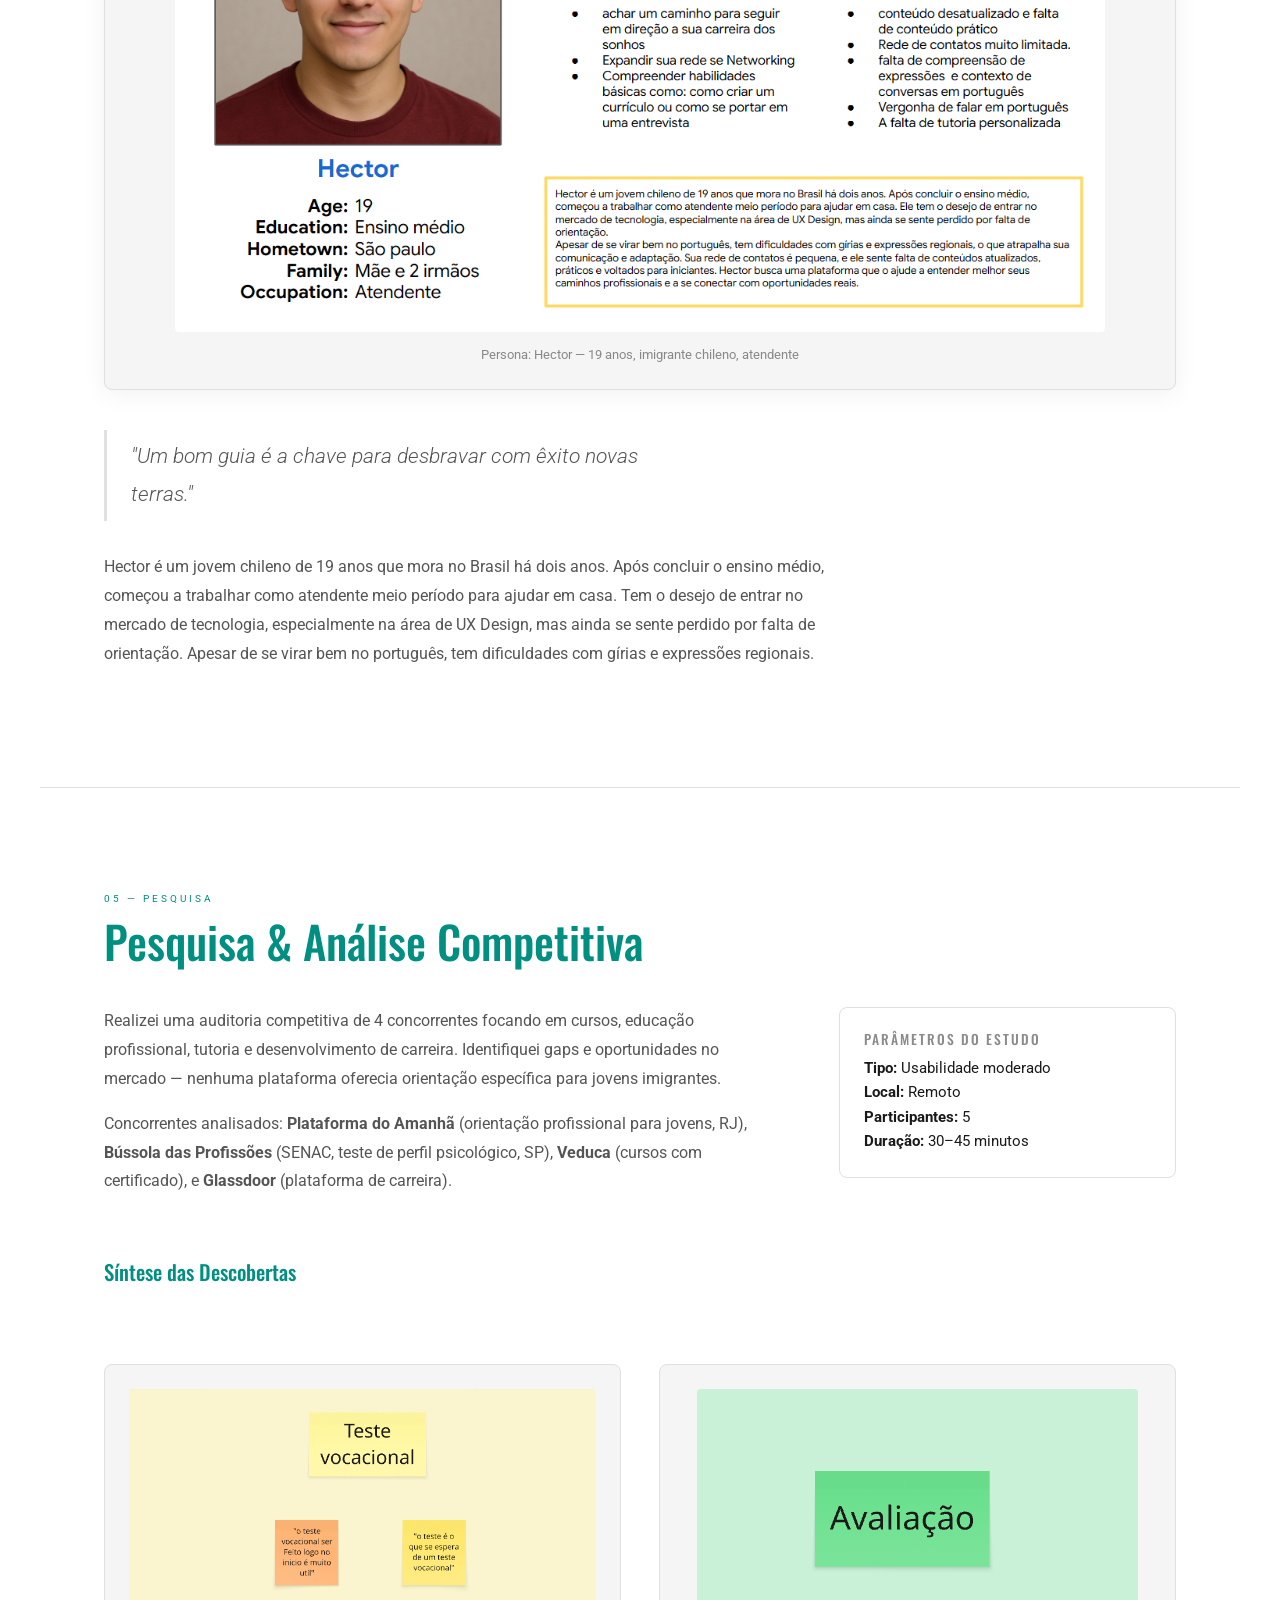
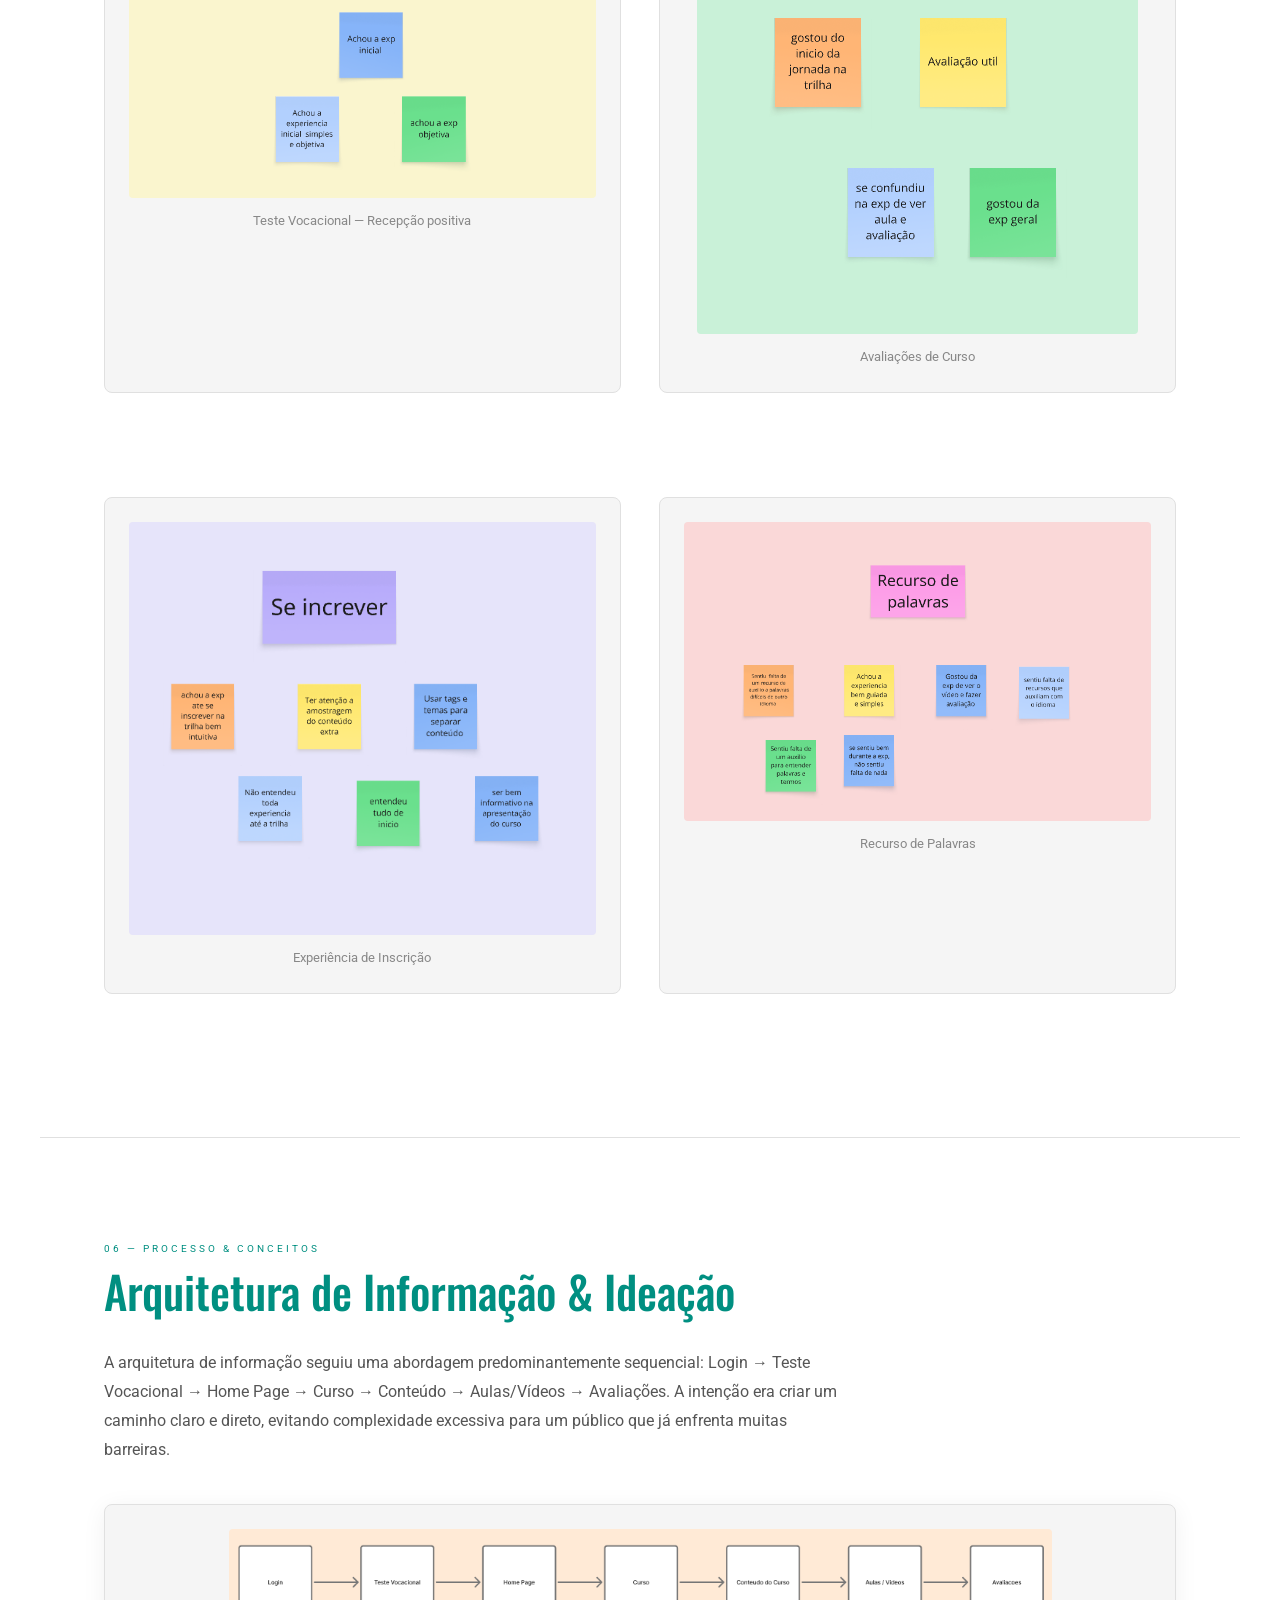
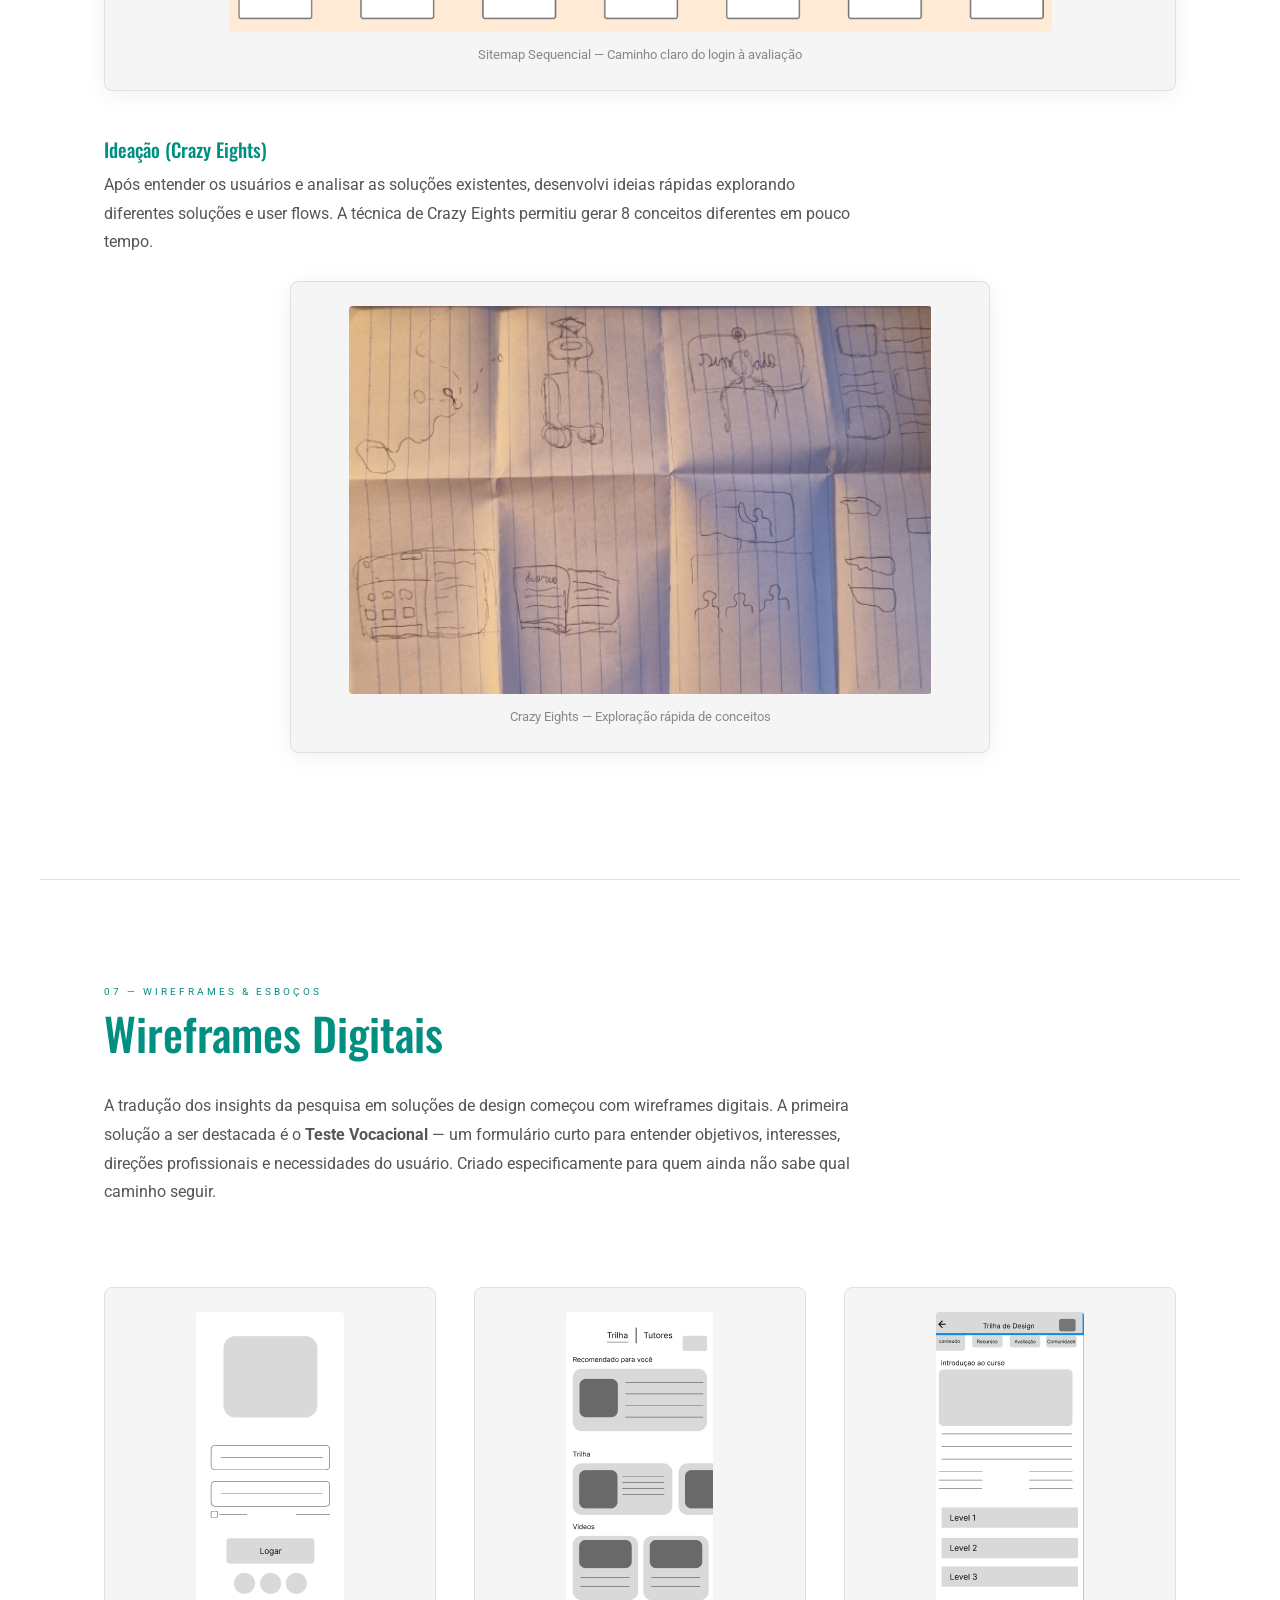
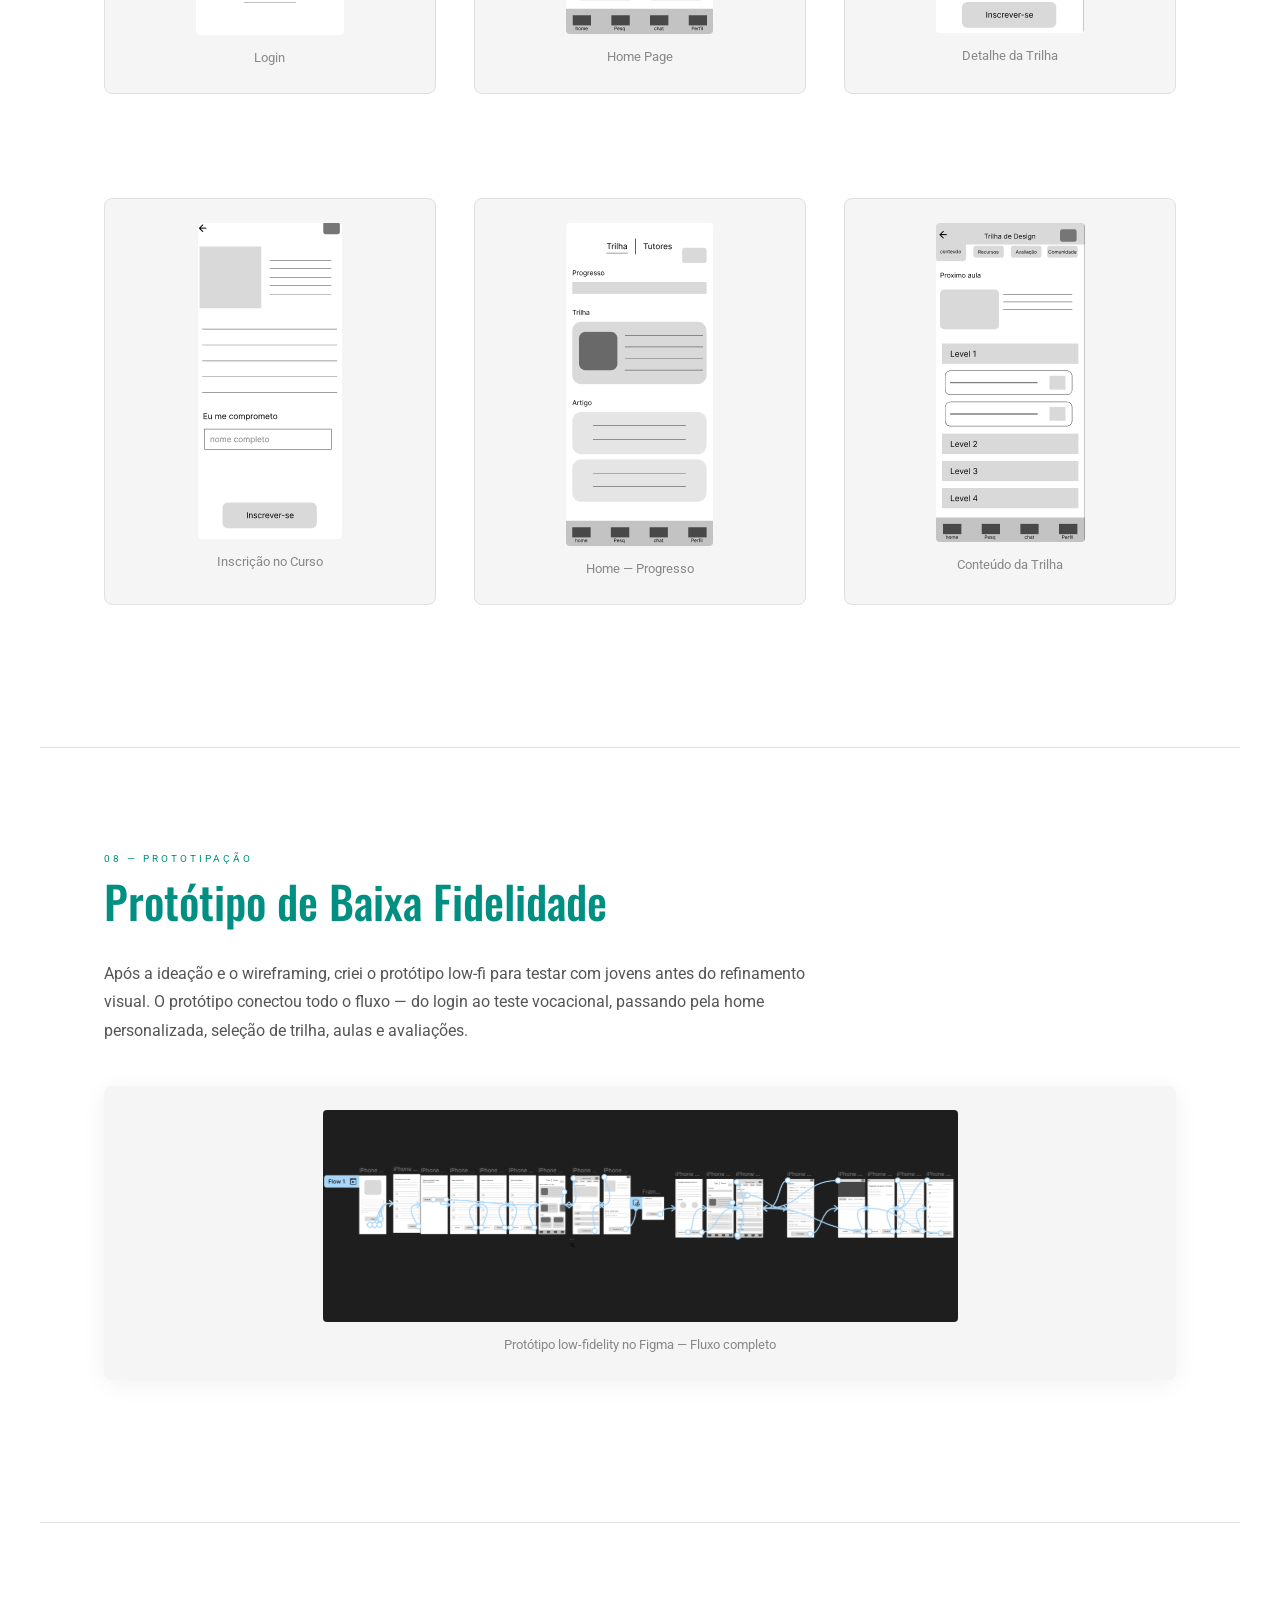
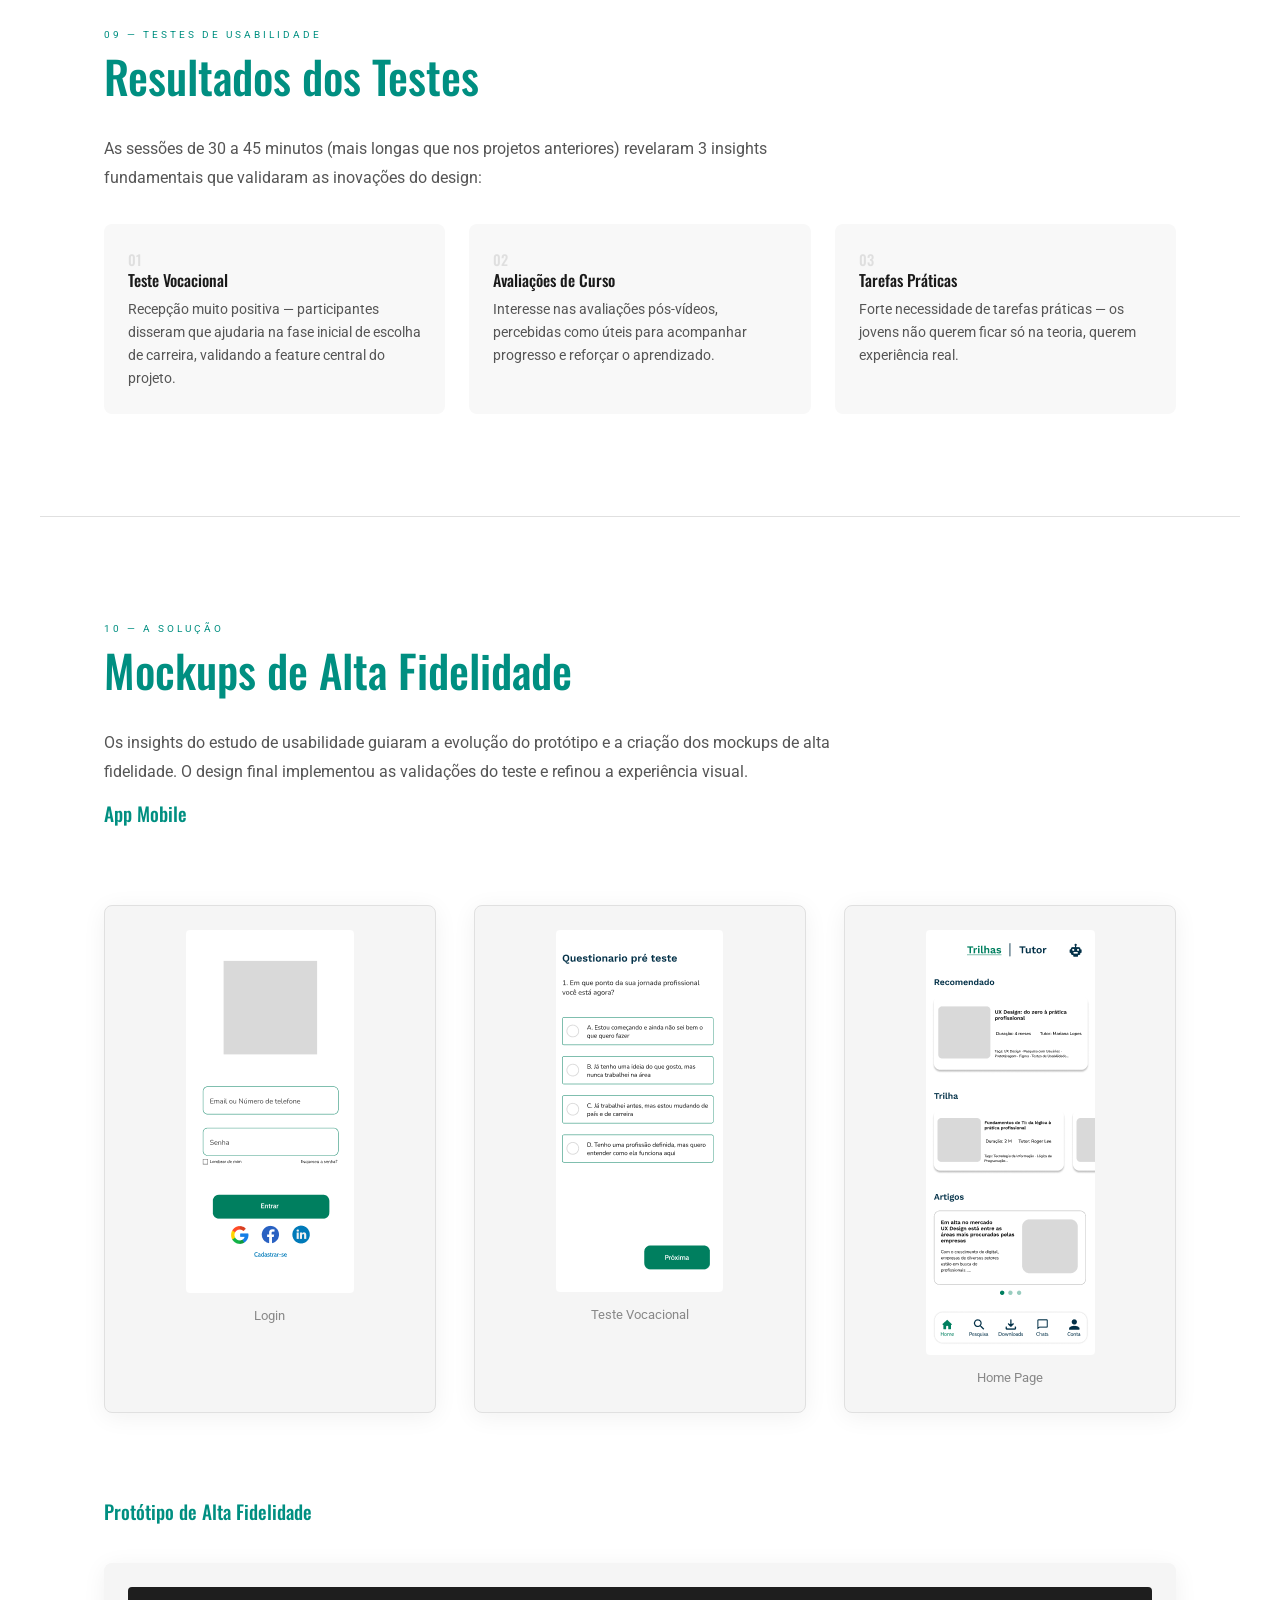
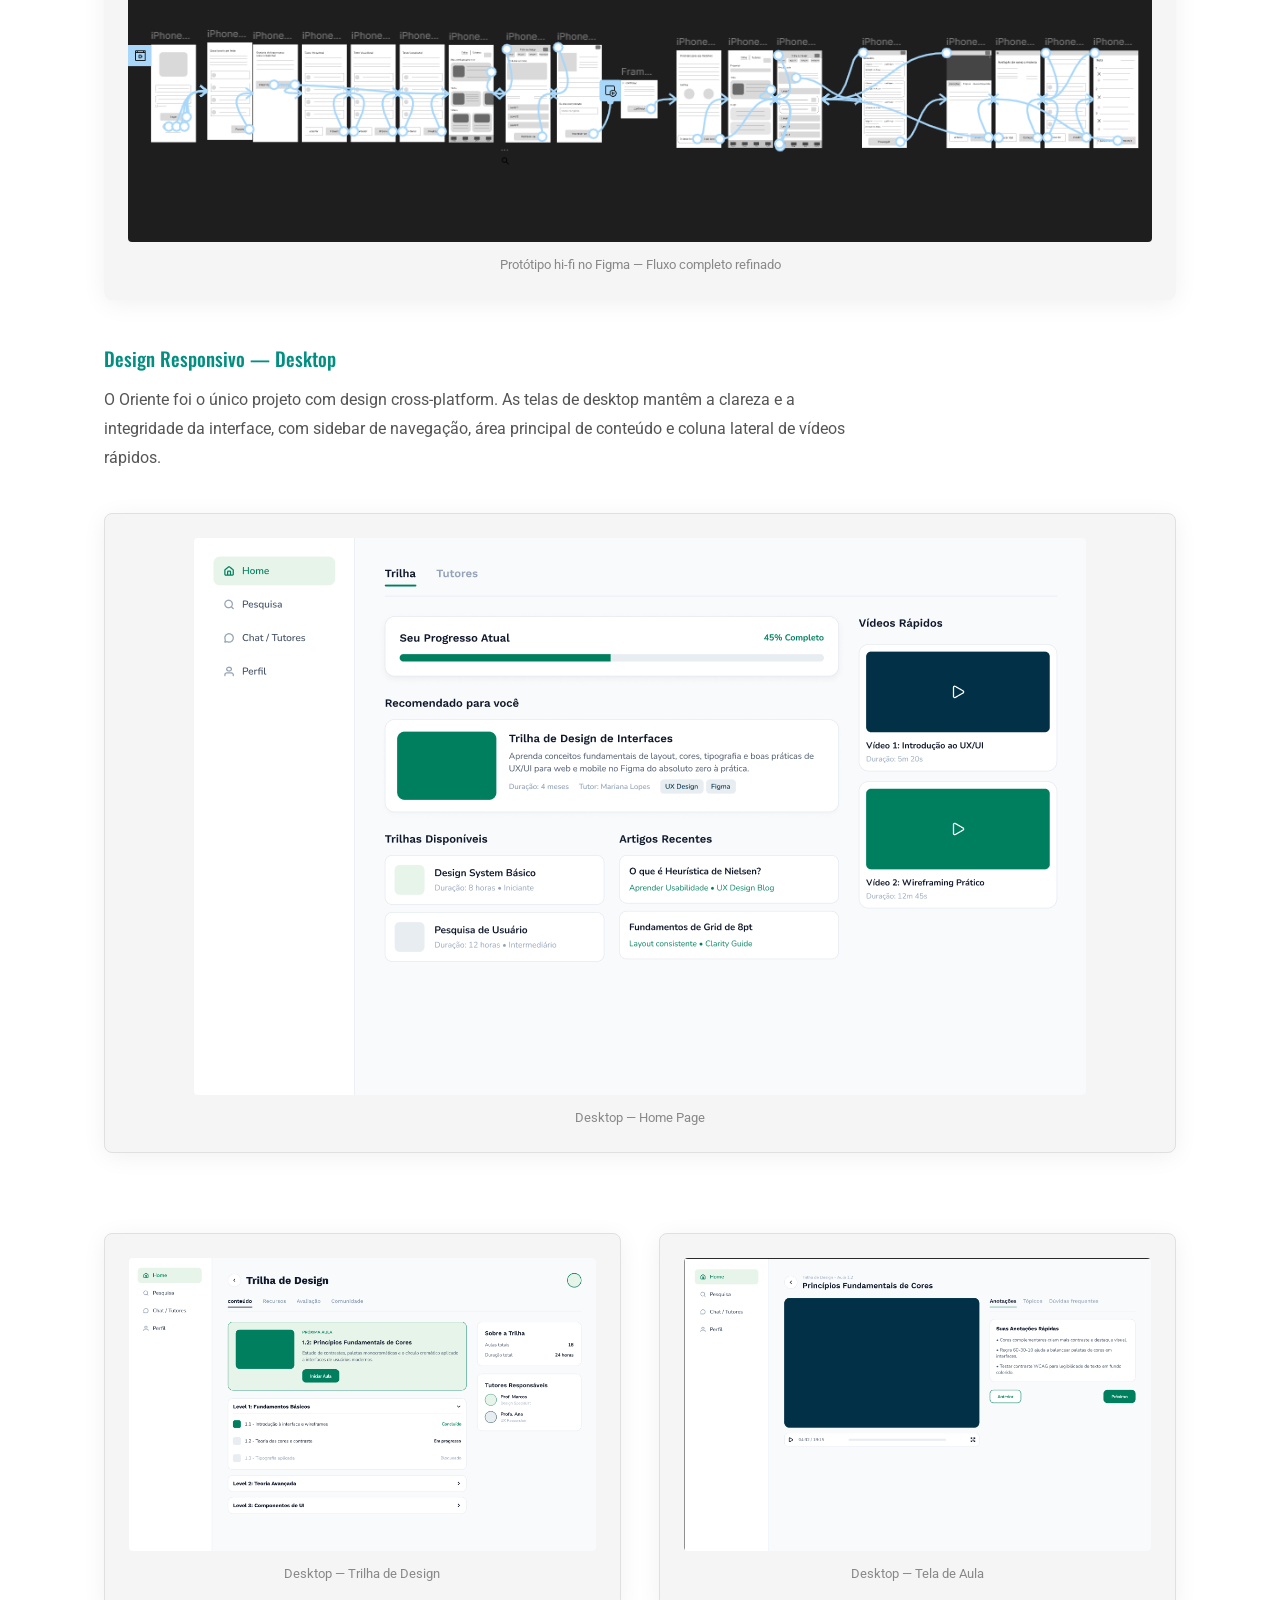
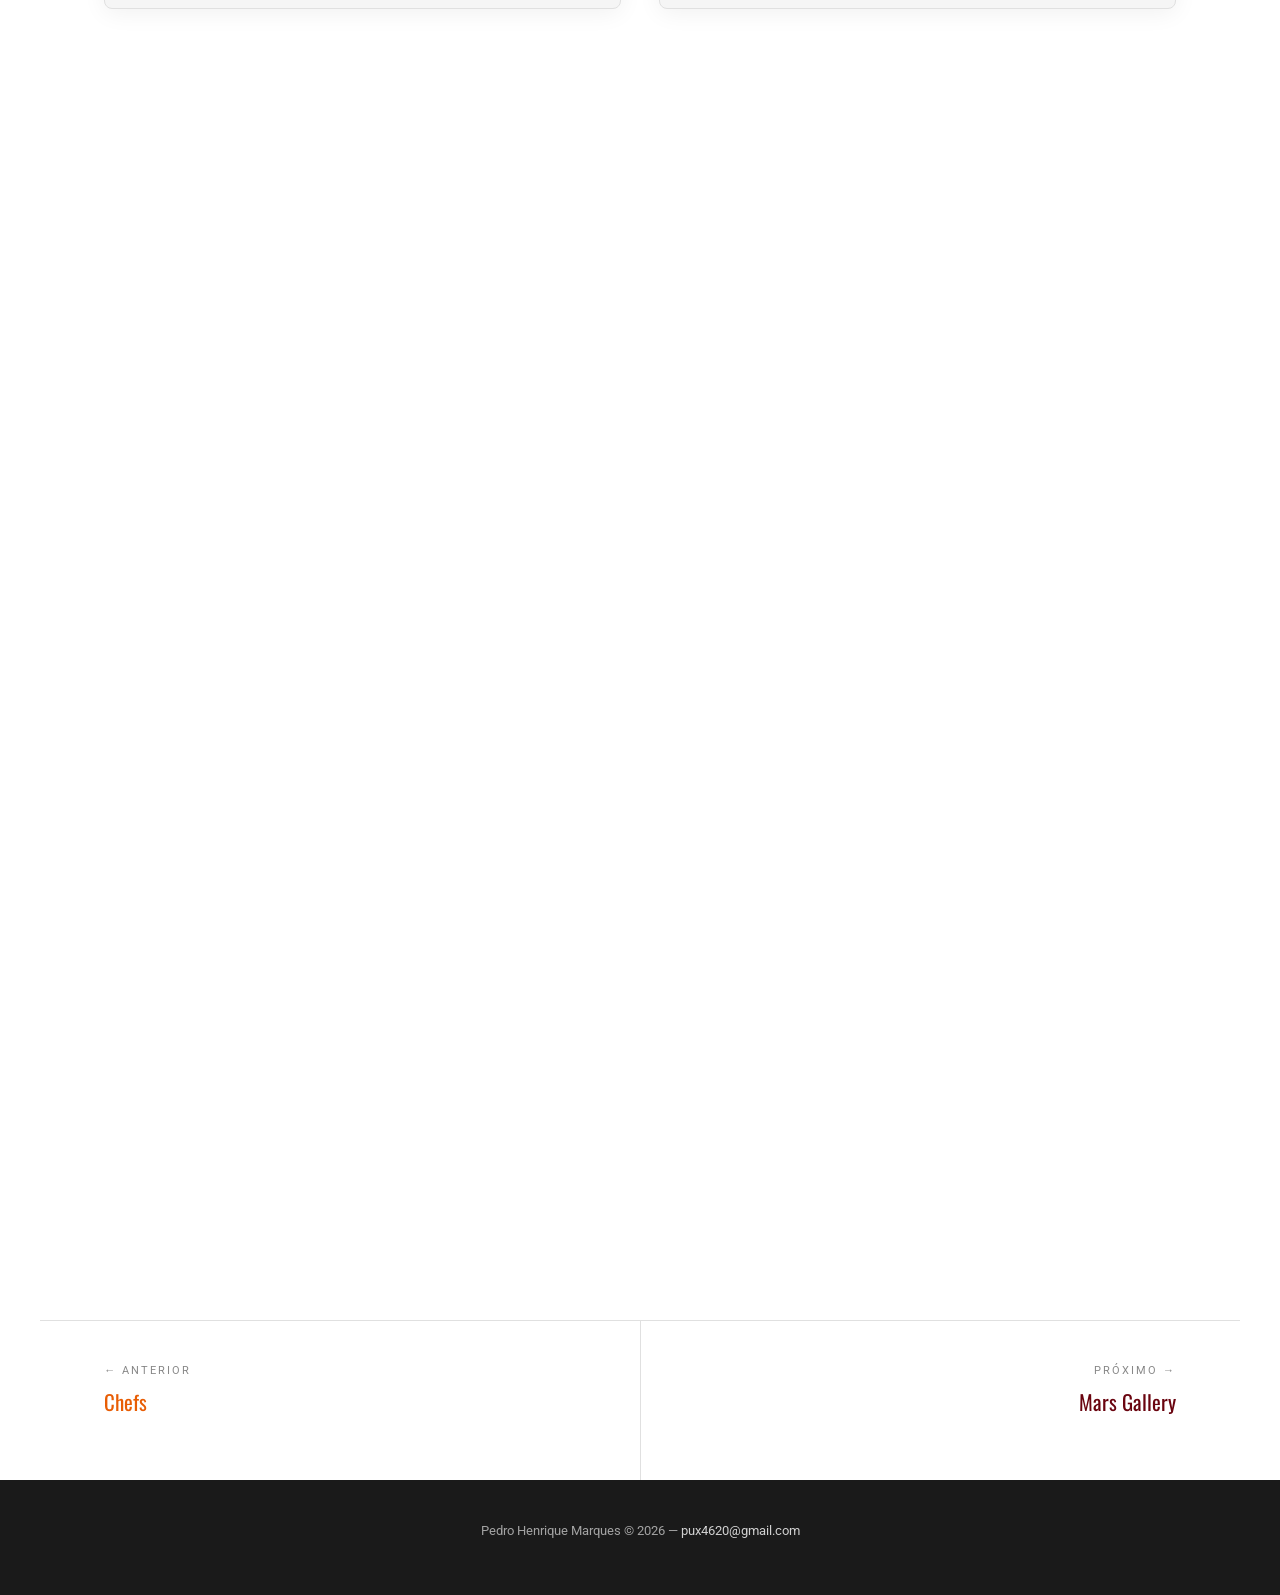
<file: oriente.html>
<!DOCTYPE html>
<html lang="pt-BR">
<head>
  <meta charset="UTF-8">
  <meta name="viewport" content="width=device-width, initial-scale=1.0">
  <title>Oriente — Pedro H. Marques</title>
  <meta name="description" content="Case study da plataforma Oriente — cursos e mentoria para jovens imigrantes. UX Design por Pedro Henrique Marques.">
  <link rel="preconnect" href="https://fonts.googleapis.com">
  <link rel="preconnect" href="https://fonts.gstatic.com" crossorigin>
  <link href="https://fonts.googleapis.com/css2?family=Oswald:wght@300;400;500;600&family=Roboto:ital,wght@0,300;0,400;0,500;0,700;1,300;1,400&display=swap" rel="stylesheet">
  <link rel="stylesheet" href="css/style.css">
  <style>
    .case-hero__label, .case-section__label { color: var(--color-oriente); }
    .case-hero__title, .case-section__title { color: var(--color-oriente); }
  </style>
</head>
<body class="case-page">

  <!-- Navigation -->
  <header class="navbar scrolled" role="banner">
    <a href="index.html" class="nav-logo" aria-label="Página inicial">PHM</a>
    <button class="nav-hamburger" aria-label="Menu" aria-expanded="false" aria-controls="nav-menu">
      <span></span><span></span><span></span>
    </button>
    <nav id="nav-menu" role="navigation" aria-label="Principal">
      <ul class="nav-links">
        <li><a href="index.html#trabalhos">Trabalhos</a></li>
        <li><a href="Pedro Henrique_Marques Da Costa_Curriculo.docx.pdf" download>Currículo</a></li>
        <li><a href="index.html#sobre">Sobre mim</a></li>
      </ul>
    </nav>
  </header>

  <main>
    <a href="index.html#trabalhos" class="case-back" aria-label="Voltar para trabalhos">&larr; Voltar</a>

    <!-- Hero -->
    <section class="case-hero" aria-label="Introdução do projeto">
      <p class="case-hero__label fade-in">Case Study &mdash; App Mobile &amp; Website Responsivo</p>
      <h1 class="case-hero__title fade-in">Oriente</h1>
      <p class="case-hero__subtitle fade-in">Uma plataforma digital de cursos e mentoria que orienta jovens imigrantes de primeira geração na construção de suas carreiras em tecnologia no Brasil.</p>
    </section>

    <!-- Hero Image -->
    <div class="case-hero-image fade-in">
      <img src="3 ORIENTE/Captura de tela 2026-09-07 225325.png" alt="Mockup do app Oriente: home page com tabs Trilhas e Tutor, seção Recomendado com curso de UX Design, lista de trilhas e artigos">
    </div>

    <!-- Meta Tags -->
    <div class="case-meta fade-in">
      <span class="case-meta__tag">Generalist Designer</span>
      <span class="case-meta__tag">App Mobile + Website</span>
      <span class="case-meta__tag">Figma</span>
      <span class="case-meta__tag">12 meses (Abr 2025 – Abr 2026)</span>
    </div>

    <!-- 01. Meu Papel -->
    <section class="case-section fade-in" aria-label="Meu papel">
      <p class="case-section__label">01 &mdash; Visão Geral</p>
      <h2 class="case-section__title">Meu Papel como Designer</h2>
      <div class="case-grid case-grid--sidebar">
        <div>
          <p class="case-section__text">Atuei como Generalist Designer liderando o design do app mobile e do website responsivo do Oriente, do conceito à entrega. Este foi o projeto mais completo do meu portfólio — o único com design cross-platform (mobile + desktop).</p>
          <p class="case-section__text">O Oriente é uma plataforma de cursos e mentoria pensada para jovens imigrantes de primeira geração no Brasil, ajudando-os a encontrar caminhos no mercado de tecnologia através de orientação personalizada, teste vocacional e conteúdo prático.</p>
        </div>
        <div>
          <div class="case-info-card">
            <h4>Responsabilidades</h4>
            <p>User Research &bull; Competitive Audit &bull; Wireframing &bull; Prototipação &bull; Testes de Usabilidade &bull; Design System &bull; UI/Interface Design</p>
          </div>
        </div>
      </div>
    </section>

    <!-- 02. Objetivo -->
    <section class="case-section fade-in" aria-label="Objetivo">
      <p class="case-section__label">02 &mdash; O Desafio</p>
      <h2 class="case-section__title">Objetivo</h2>
      <p class="case-section__text">Hector é um imigrante de primeira geração que está iniciando sua vida profissional. Jovem e entrando no mercado de trabalho, ele não tem uma compreensão clara de por onde começar sua trajetória de carreira, especialmente quando se trata de entrar no setor de tecnologia.</p>
      <p class="case-section__text">O objetivo era <strong>criar um guia que oriente jovens profissionais imigrantes durante sua entrada no mercado de trabalho e os ajude a encontrar um caminho rumo à carreira dos sonhos.</strong></p>
    </section>

    <!-- 03. Público-Alvo -->
    <section class="case-section fade-in" aria-label="Público-alvo">
      <p class="case-section__label">03 &mdash; Público-Alvo</p>
      <h2 class="case-section__title">Entendendo o Usuário</h2>
      <p class="case-section__text">Conduzi um estudo de usabilidade moderado para analisar a jornada do usuário, identificando pain points, confusões, oportunidades de melhoria e momentos de perda. Ouvir jovens entrando no mercado foi crucial — entender suas dúvidas, medos, inseguranças, necessidades e expectativas de carreira. As decisões foram baseadas em evidências reais, não suposições.</p>

      <div class="case-painpoints">
        <div class="case-painpoint fade-in">
          <p class="case-painpoint__number">01</p>
          <h4>Conteúdo Desatualizado</h4>
          <p>Falta de conteúdo prático e atualizado voltado para iniciantes no mercado de tecnologia.</p>
        </div>
        <div class="case-painpoint fade-in">
          <p class="case-painpoint__number">02</p>
          <h4>Rede Limitada</h4>
          <p>Rede de contatos muito limitada, dificultando o acesso a oportunidades e mentores.</p>
        </div>
        <div class="case-painpoint fade-in">
          <p class="case-painpoint__number">03</p>
          <h4>Barreira Linguística</h4>
          <p>Dificuldade com gírias, expressões regionais e contexto de conversas em português.</p>
        </div>
        <div class="case-painpoint fade-in">
          <p class="case-painpoint__number">04</p>
          <h4>Falta de Orientação</h4>
          <p>Ausência de tutoria personalizada para guiar o início da carreira profissional.</p>
        </div>
      </div>
    </section>

    <!-- 04. Persona -->
    <section class="case-section fade-in" aria-label="Persona">
      <p class="case-section__label">04 &mdash; Persona</p>
      <h2 class="case-section__title">Persona: Hector</h2>

      <figure class="case-img case-img--bordered case-img--shadow">
        <img src="3 ORIENTE/Captura de tela 2026-09-07 224819.png" alt="Persona Hector: 19 anos, ensino médio, São Paulo, atendente. Chileno morando no Brasil há 2 anos. Goals: achar carreira dos sonhos, expandir networking, compreender habilidades básicas. Frustrations: conteúdo desatualizado, rede limitada, barreira linguística, vergonha de falar português, falta de tutoria." loading="lazy">
        <figcaption>Persona: Hector — 19 anos, imigrante chileno, atendente</figcaption>
      </figure>

      <blockquote class="case-quote">"Um bom guia é a chave para desbravar com êxito novas terras."</blockquote>
      <p class="case-section__text">Hector é um jovem chileno de 19 anos que mora no Brasil há dois anos. Após concluir o ensino médio, começou a trabalhar como atendente meio período para ajudar em casa. Tem o desejo de entrar no mercado de tecnologia, especialmente na área de UX Design, mas ainda se sente perdido por falta de orientação. Apesar de se virar bem no português, tem dificuldades com gírias e expressões regionais.</p>
    </section>

    <!-- 05. Pesquisa -->
    <section class="case-section fade-in" aria-label="Pesquisa">
      <p class="case-section__label">05 &mdash; Pesquisa</p>
      <h2 class="case-section__title">Pesquisa &amp; Análise Competitiva</h2>

      <div class="case-grid case-grid--sidebar">
        <div>
          <p class="case-section__text">Realizei uma auditoria competitiva de 4 concorrentes focando em cursos, educação profissional, tutoria e desenvolvimento de carreira. Identifiquei gaps e oportunidades no mercado — nenhuma plataforma oferecia orientação específica para jovens imigrantes.</p>
          <p class="case-section__text">Concorrentes analisados: <strong>Plataforma do Amanhã</strong> (orientação profissional para jovens, RJ), <strong>Bússola das Profissões</strong> (SENAC, teste de perfil psicológico, SP), <strong>Veduca</strong> (cursos com certificado), e <strong>Glassdoor</strong> (plataforma de carreira).</p>
        </div>
        <div>
          <div class="case-info-card">
            <h4>Parâmetros do Estudo</h4>
            <p><strong>Tipo:</strong> Usabilidade moderado<br><strong>Local:</strong> Remoto<br><strong>Participantes:</strong> 5<br><strong>Duração:</strong> 30–45 minutos</p>
          </div>
        </div>
      </div>

      <!-- Affinity Maps -->
      <h3 style="font-family:var(--font-title);font-size:1.3rem;margin-top:48px;color:var(--color-oriente);">Síntese das Descobertas</h3>
      <div class="case-grid case-grid--2 fade-in">
        <figure class="case-img case-img--bordered">
          <img src="3 ORIENTE/Captura de tela 2026-09-07 224142.png" alt="Mapa de afinidade: Teste vocacional — recepção positiva, muito útil no início, experiência simples e objetiva" loading="lazy">
          <figcaption>Teste Vocacional — Recepção positiva</figcaption>
        </figure>
        <figure class="case-img case-img--bordered">
          <img src="3 ORIENTE/Captura de tela 2026-09-07 224204.png" alt="Mapa de afinidade: Avaliação — gostou do início da jornada na trilha, avaliação útil, se confundiu na experiência de ver aula e avaliação" loading="lazy">
          <figcaption>Avaliações de Curso</figcaption>
        </figure>
      </div>
      <div class="case-grid case-grid--2 fade-in" style="margin-top:24px;">
        <figure class="case-img case-img--bordered">
          <img src="3 ORIENTE/Captura de tela 2026-09-07 224154.png" alt="Mapa de afinidade: Se inscrever — experiência intuitiva, usar tags e temas para separar conteúdo, ser informativo na apresentação do curso" loading="lazy">
          <figcaption>Experiência de Inscrição</figcaption>
        </figure>
        <figure class="case-img case-img--bordered">
          <img src="3 ORIENTE/Captura de tela 2026-09-07 224213.png" alt="Mapa de afinidade: Recurso de palavras — falta de recurso de auxílio a palavras difíceis de outro idioma, experiência guiada e simples" loading="lazy">
          <figcaption>Recurso de Palavras</figcaption>
        </figure>
      </div>
    </section>

    <!-- 06. Conceitos -->
    <section class="case-section fade-in" aria-label="Arquitetura de informação">
      <p class="case-section__label">06 &mdash; Processo &amp; Conceitos</p>
      <h2 class="case-section__title">Arquitetura de Informação &amp; Ideação</h2>
      <p class="case-section__text">A arquitetura de informação seguiu uma abordagem predominantemente sequencial: Login → Teste Vocacional → Home Page → Curso → Conteúdo → Aulas/Vídeos → Avaliações. A intenção era criar um caminho claro e direto, evitando complexidade excessiva para um público que já enfrenta muitas barreiras.</p>

      <figure class="case-img case-img--bordered case-img--shadow fade-in">
        <img src="3 ORIENTE/Captura de tela 2026-09-07 225223.png" alt="Sitemap sequencial: Login → Teste Vocacional → Home Page → Curso → Conteúdo do Curso → Aulas/Vídeos → Avaliações" loading="lazy">
        <figcaption>Sitemap Sequencial — Caminho claro do login à avaliação</figcaption>
      </figure>

      <h3 style="font-family:var(--font-title);font-size:1.2rem;margin-top:48px;color:var(--color-oriente);">Ideação (Crazy Eights)</h3>
      <p class="case-section__text">Após entender os usuários e analisar as soluções existentes, desenvolvi ideias rápidas explorando diferentes soluções e user flows. A técnica de Crazy Eights permitiu gerar 8 conceitos diferentes em pouco tempo.</p>

      <figure class="case-img case-img--bordered case-img--shadow fade-in" style="max-width:700px;margin:24px auto;">
        <img src="3 ORIENTE/Captura de tela 2026-09-07 224849.png" alt="Foto de esboços Crazy Eights em papel: 8 quadros com ideias diferentes para telas do Oriente" loading="lazy">
        <figcaption>Crazy Eights — Exploração rápida de conceitos</figcaption>
      </figure>
    </section>

    <!-- 07. Wireframes -->
    <section class="case-section fade-in" aria-label="Wireframes">
      <p class="case-section__label">07 &mdash; Wireframes &amp; Esboços</p>
      <h2 class="case-section__title">Wireframes Digitais</h2>
      <p class="case-section__text">A tradução dos insights da pesquisa em soluções de design começou com wireframes digitais. A primeira solução a ser destacada é o <strong>Teste Vocacional</strong> — um formulário curto para entender objetivos, interesses, direções profissionais e necessidades do usuário. Criado especificamente para quem ainda não sabe qual caminho seguir.</p>

      <div class="case-grid case-grid--3 fade-in">
        <figure class="case-img case-img--bordered">
          <img src="3 ORIENTE/Captura de tela 2026-09-07 224931.png" alt="Wireframe digital: tela de login com campo de imagem, email/telefone, senha e botão Logar" loading="lazy">
          <figcaption>Login</figcaption>
        </figure>
        <figure class="case-img case-img--bordered">
          <img src="3 ORIENTE/Captura de tela 2026-09-07 224941.png" alt="Wireframe digital: home page com tabs Trilha/Tutores, Recomendado para você, Trilha, Vídeos e nav bar" loading="lazy">
          <figcaption>Home Page</figcaption>
        </figure>
        <figure class="case-img case-img--bordered">
          <img src="3 ORIENTE/Captura de tela 2026-09-07 225004.png" alt="Wireframe digital: Trilha de Design com tabs conteúdo/recursos/avaliação/comunidade, introdução ao curso, levels 1-3 e botão Inscrever-se" loading="lazy">
          <figcaption>Detalhe da Trilha</figcaption>
        </figure>
      </div>

      <div class="case-grid case-grid--3 fade-in" style="margin-top:24px;">
        <figure class="case-img case-img--bordered">
          <img src="3 ORIENTE/Captura de tela 2026-09-07 225013.png" alt="Wireframe digital: tela de inscrição com campo de compromisso 'Eu me comprometo' e nome completo" loading="lazy">
          <figcaption>Inscrição no Curso</figcaption>
        </figure>
        <figure class="case-img case-img--bordered">
          <img src="3 ORIENTE/Captura de tela 2026-09-07 225023.png" alt="Wireframe digital: home alternativa com Progresso, Trilha e Artigo" loading="lazy">
          <figcaption>Home — Progresso</figcaption>
        </figure>
        <figure class="case-img case-img--bordered">
          <img src="3 ORIENTE/Captura de tela 2026-09-07 225032.png" alt="Wireframe digital: conteúdo da trilha com próxima aula, levels 1-4 e nav bar" loading="lazy">
          <figcaption>Conteúdo da Trilha</figcaption>
        </figure>
      </div>
    </section>

    <!-- 08. Protótipo -->
    <section class="case-section fade-in" aria-label="Prototipação">
      <p class="case-section__label">08 &mdash; Prototipação</p>
      <h2 class="case-section__title">Protótipo de Baixa Fidelidade</h2>
      <p class="case-section__text">Após a ideação e o wireframing, criei o protótipo low-fi para testar com jovens antes do refinamento visual. O protótipo conectou todo o fluxo — do login ao teste vocacional, passando pela home personalizada, seleção de trilha, aulas e avaliações.</p>

      <figure class="case-img case-img--shadow fade-in">
        <img src="3 ORIENTE/Captura de tela 2026-09-07 225052.png" alt="Protótipo de baixa fidelidade no Figma: aproximadamente 20 telas conectadas em sequência horizontal, cobrindo login, teste vocacional, home, curso e avaliação" loading="lazy">
        <figcaption>Protótipo low-fidelity no Figma — Fluxo completo</figcaption>
      </figure>
    </section>

    <!-- 09. Testes -->
    <section class="case-section fade-in" aria-label="Testes de usabilidade">
      <p class="case-section__label">09 &mdash; Testes de Usabilidade</p>
      <h2 class="case-section__title">Resultados dos Testes</h2>
      <p class="case-section__text">As sessões de 30 a 45 minutos (mais longas que nos projetos anteriores) revelaram 3 insights fundamentais que validaram as inovações do design:</p>

      <div class="case-findings">
        <div class="case-finding fade-in">
          <p class="case-finding__number">01</p>
          <h4>Teste Vocacional</h4>
          <p>Recepção muito positiva — participantes disseram que ajudaria na fase inicial de escolha de carreira, validando a feature central do projeto.</p>
        </div>
        <div class="case-finding fade-in">
          <p class="case-finding__number">02</p>
          <h4>Avaliações de Curso</h4>
          <p>Interesse nas avaliações pós-vídeos, percebidas como úteis para acompanhar progresso e reforçar o aprendizado.</p>
        </div>
        <div class="case-finding fade-in">
          <p class="case-finding__number">03</p>
          <h4>Tarefas Práticas</h4>
          <p>Forte necessidade de tarefas práticas — os jovens não querem ficar só na teoria, querem experiência real.</p>
        </div>
      </div>
    </section>

    <!-- 10. Solução Final -->
    <section class="case-section fade-in" aria-label="Solução final">
      <p class="case-section__label">10 &mdash; A Solução</p>
      <h2 class="case-section__title">Mockups de Alta Fidelidade</h2>
      <p class="case-section__text">Os insights do estudo de usabilidade guiaram a evolução do protótipo e a criação dos mockups de alta fidelidade. O design final implementou as validações do teste e refinou a experiência visual.</p>

      <h3 style="font-family:var(--font-title);font-size:1.2rem;margin-bottom:16px;color:var(--color-oriente);">App Mobile</h3>
      <div class="case-grid case-grid--3 fade-in">
        <figure class="case-img case-img--bordered case-img--shadow">
          <img src="3 ORIENTE/Captura de tela 2026-09-07 225304.png" alt="Mockup final: tela de login com campo email/telefone, senha, lembrar de mim, botão Entrar verde, login social Google/Facebook/LinkedIn, link Cadastre-se" loading="lazy">
          <figcaption>Login</figcaption>
        </figure>
        <figure class="case-img case-img--bordered case-img--shadow">
          <img src="3 ORIENTE/Captura de tela 2026-09-07 225312.png" alt="Mockup final: Questionário pré teste vocacional com pergunta Em que ponto da sua jornada profissional você está agora? e 4 opções de resposta" loading="lazy">
          <figcaption>Teste Vocacional</figcaption>
        </figure>
        <figure class="case-img case-img--bordered case-img--shadow">
          <img src="3 ORIENTE/Captura de tela 2026-09-07 225325.png" alt="Mockup final: home page com tabs Trilhas/Tutor, curso recomendado UX Design do zero à prática, trilhas disponíveis e artigos" loading="lazy">
          <figcaption>Home Page</figcaption>
        </figure>
      </div>

      <h3 style="font-family:var(--font-title);font-size:1.2rem;margin-top:48px;margin-bottom:16px;color:var(--color-oriente);">Protótipo de Alta Fidelidade</h3>
      <figure class="case-img case-img--shadow fade-in">
        <img src="3 ORIENTE/Captura de tela 2026-09-07 225206.png" alt="Protótipo de alta fidelidade no Figma: aproximadamente 12 telas hi-fi conectadas incluindo login, pré-teste, teste vocacional, resultado, home" loading="lazy">
        <figcaption>Protótipo hi-fi no Figma — Fluxo completo refinado</figcaption>
      </figure>

      <h3 style="font-family:var(--font-title);font-size:1.2rem;margin-top:48px;margin-bottom:16px;color:var(--color-oriente);">Design Responsivo — Desktop</h3>
      <p class="case-section__text">O Oriente foi o único projeto com design cross-platform. As telas de desktop mantêm a clareza e a integridade da interface, com sidebar de navegação, área principal de conteúdo e coluna lateral de vídeos rápidos.</p>

      <figure class="case-img case-img--bordered case-img--shadow fade-in">
        <img src="3 ORIENTE/Captura de tela 2026-09-07 225508.png" alt="Design desktop: home com sidebar (Home, Pesquisa, Chat/Tutores, Perfil), progresso 45%, trilha recomendada Design de Interfaces, trilhas disponíveis, artigos recentes e vídeos rápidos" loading="lazy">
        <figcaption>Desktop — Home Page</figcaption>
      </figure>

      <div class="case-grid case-grid--2 fade-in" style="margin-top:24px;">
        <figure class="case-img case-img--bordered case-img--shadow">
          <img src="3 ORIENTE/Captura de tela 2026-09-07 225524.png" alt="Design desktop: Trilha de Design com conteúdo/recursos/avaliação/comunidade, próxima aula Princípios Fundamentais de Cores, levels 1-3, sobre a trilha e tutores responsáveis" loading="lazy">
          <figcaption>Desktop — Trilha de Design</figcaption>
        </figure>
        <figure class="case-img case-img--bordered case-img--shadow">
          <img src="3 ORIENTE/Captura de tela 2026-09-07 225539.png" alt="Design desktop: tela de aula com video player, título Princípios Fundamentais de Cores, aba de anotações rápidas com notas sobre contrastes e WCAG, botões Anterior/Próximo" loading="lazy">
          <figcaption>Desktop — Tela de Aula</figcaption>
        </figure>
      </div>
    </section>

    <!-- 11. Conclusões -->
    <section class="case-section fade-in" aria-label="Conclusões">
      <p class="case-section__label">11 &mdash; Reflexão</p>
      <h2 class="case-section__title">Conclusões &amp; Aprendizados</h2>

      <div class="case-highlight">
        <h4>Impacto</h4>
        <p>Esperamos que o produto sirva como bússola para jovens mentes brilhantes que nem sempre sabem qual caminho seguir, especialmente ao enfrentar os desafios de construir uma vida em um novo país. Nosso objetivo é quebrar essas barreiras para que jovens imigrantes possam acessar a orientação, os recursos e as oportunidades de que precisam. Em última instância, queremos ajudar a criar um mercado de trabalho mais inclusivo.</p>
      </div>

      <div class="case-highlight" style="margin-top:24px;">
        <h4>O que eu aprendi</h4>
        <p>Aprendi sobre o processo migratório e seus desafios. Nunca saí do país, e era difícil imaginar a experiência. Compreendi as barreiras linguísticas, as diferenças culturais e os ambientes desconhecidos. Os desafios afetam imigrantes de diferentes idades de formas diferentes. A importância da empatia e de olhar além da própria perspectiva foi o maior aprendizado deste projeto.</p>
      </div>

      <div class="case-highlight" style="margin-top:24px;">
        <h4>Acessibilidade</h4>
        <ul>
          <li><strong>Linguagem &amp; Tradução</strong> — Linguagem simples, clara e fácil, com suporte para tradução no idioma nativo do usuário (público imigrante não tem PT-BR como língua materna)</li>
          <li><strong>Closed Captions</strong> — Legendas para conteúdo em vídeo, para que deficientes auditivos acompanhem as aulas</li>
        </ul>
      </div>

      <div class="case-highlight" style="margin-top:24px;">
        <h4>Próximos Passos</h4>
        <ul>
          <li><strong>Launch and Reach</strong> — Lançar o app e alcançar o máximo de jovens imigrantes</li>
          <li><strong>Connecting Immigrants with Job Market</strong> — Parcerias com empresas para experiência prática (estágios)</li>
          <li><strong>Expanding Our Audience</strong> — Expandir para imigrantes mais velhos e profissionais com diplomas estrangeiros</li>
        </ul>
      </div>
    </section>

    <!-- Case Navigation -->
    <nav class="case-nav" aria-label="Navegação entre projetos">
      <a href="chefs.html" class="case-nav__item">
        <p class="case-nav__label">&larr; Anterior</p>
        <p class="case-nav__title" style="color:var(--color-chefs);">Chefs</p>
      </a>
      <a href="mars-gallery.html" class="case-nav__item">
        <p class="case-nav__label">Próximo &rarr;</p>
        <p class="case-nav__title" style="color:var(--color-mars);">Mars Gallery</p>
      </a>
    </nav>
  </main>

  <footer class="footer" role="contentinfo">
    <p>Pedro Henrique Marques &copy; 2026 &mdash; <a href="mailto:pux4620@gmail.com">pux4620@gmail.com</a></p>
  </footer>

  <script src="js/main.js"></script>
</body>
</html>
</file>
<file: css/style.css>
/* ============================================
   PEDRO H. MARQUES — PORTFOLIO
   Design System & Global Styles
   ============================================ */

/* --- CSS Custom Properties --- */
:root {
  --color-mars: #6A040F;
  --color-chefs: #E85D04;
  --color-oriente: #008F81;
  --color-text: #1a1a1a;
  --color-text-light: #555;
  --color-text-muted: #888;
  --color-bg: #fafafa;
  --color-bg-white: #ffffff;
  --color-border: #e0e0e0;
  --font-title: 'Oswald', sans-serif;
  --font-body: 'Roboto', sans-serif;
  --max-width: 1200px;
  --section-padding: clamp(60px, 8vw, 120px);
  --content-padding: clamp(20px, 5vw, 80px);
}

/* --- Reset & Base --- */
*, *::before, *::after { box-sizing: border-box; }

html {
  scroll-behavior: smooth;
  -webkit-text-size-adjust: 100%;
}

body {
  margin: 0;
  font-family: var(--font-body);
  font-size: 16px;
  line-height: 1.7;
  color: var(--color-text);
  background: var(--color-bg);
  -webkit-font-smoothing: antialiased;
  -moz-osx-font-smoothing: grayscale;
}

img {
  max-width: 100%;
  height: auto;
  display: block;
}

a {
  color: inherit;
  text-decoration: none;
  transition: opacity 0.3s ease;
}
a:hover { opacity: 0.8; }
a:focus-visible {
  outline: 2px solid var(--color-oriente);
  outline-offset: 3px;
  border-radius: 2px;
}

h1, h2, h3, h4, h5, h6 {
  font-family: var(--font-title);
  font-weight: 500;
  line-height: 1.15;
  margin: 0 0 0.5em;
}

p { margin: 0 0 1em; }

ul, ol { padding-left: 1.2em; }

::selection {
  background: var(--color-oriente);
  color: #fff;
}

/* --- Navigation --- */
.navbar {
  position: fixed;
  top: 0;
  left: 0;
  right: 0;
  z-index: 1000;
  display: flex;
  align-items: center;
  justify-content: space-between;
  padding: 16px var(--content-padding);
  transition: background 0.4s ease, box-shadow 0.4s ease;
}

.navbar.scrolled {
  background: rgba(255,255,255,0.95);
  backdrop-filter: blur(10px);
  box-shadow: 0 1px 8px rgba(0,0,0,0.06);
}

.navbar.scrolled .nav-logo,
.navbar.scrolled .nav-links a {
  color: var(--color-text) !important;
}

.nav-logo {
  font-family: var(--font-title);
  font-size: 1.1rem;
  font-weight: 500;
  letter-spacing: 1px;
  text-transform: uppercase;
  color: var(--color-text);
  transition: color 0.4s ease;
}

.nav-links {
  display: flex;
  gap: 32px;
  list-style: none;
  margin: 0;
  padding: 0;
}

.nav-links a {
  font-family: var(--font-body);
  font-size: 0.85rem;
  font-weight: 400;
  letter-spacing: 0.5px;
  color: var(--color-text);
  transition: color 0.4s ease, opacity 0.3s ease;
  position: relative;
}

.nav-links a::after {
  content: '';
  position: absolute;
  bottom: -4px;
  left: 0;
  width: 0;
  height: 1px;
  background: currentColor;
  transition: width 0.3s ease;
}
.nav-links a:hover::after { width: 100%; }
.nav-links a:hover { opacity: 1; }

.nav-hamburger {
  display: none;
  flex-direction: column;
  gap: 5px;
  background: none;
  border: none;
  cursor: pointer;
  padding: 4px;
}
.nav-hamburger span {
  display: block;
  width: 24px;
  height: 2px;
  background: var(--color-text);
  transition: transform 0.3s ease, opacity 0.3s ease, background 0.4s ease;
}
.nav-hamburger[aria-expanded="true"] span:nth-child(1) {
  transform: rotate(45deg) translate(5px, 5px);
}
.nav-hamburger[aria-expanded="true"] span:nth-child(2) {
  opacity: 0;
}
.nav-hamburger[aria-expanded="true"] span:nth-child(3) {
  transform: rotate(-45deg) translate(5px, -5px);
}

/* Light navbar variant for dark backgrounds */
.navbar--light .nav-logo,
.navbar--light .nav-links a {
  color: rgba(255,255,255,0.9);
}
.navbar--light .nav-hamburger span {
  background: rgba(255,255,255,0.9);
}
.navbar--light.scrolled .nav-logo,
.navbar--light.scrolled .nav-links a {
  color: var(--color-text) !important;
}
.navbar--light.scrolled .nav-hamburger span {
  background: var(--color-text) !important;
}

/* ============================================
   HOME PAGE
   ============================================ */

/* --- Hero --- */
.hero {
  min-height: 100vh;
  display: flex;
  flex-direction: column;
  align-items: center;
  justify-content: center;
  text-align: center;
  padding: 80px var(--content-padding) 60px;
  position: relative;
  overflow: hidden;
  background: var(--color-bg-white);
}

.hero::before {
  content: '';
  position: absolute;
  inset: 0;
  background:
    radial-gradient(ellipse 80% 60% at 20% 30%, rgba(0,143,129,0.04) 0%, transparent 70%),
    radial-gradient(ellipse 60% 50% at 80% 60%, rgba(232,93,4,0.03) 0%, transparent 70%),
    radial-gradient(ellipse 50% 40% at 50% 80%, rgba(106,4,15,0.03) 0%, transparent 70%);
  pointer-events: none;
}

.hero-label {
  font-family: var(--font-body);
  font-size: clamp(0.7rem, 1.2vw, 0.85rem);
  font-weight: 400;
  letter-spacing: 3px;
  text-transform: uppercase;
  color: var(--color-text-muted);
  margin-bottom: 16px;
  position: relative;
}

.hero-name {
  font-family: var(--font-title);
  font-size: clamp(3rem, 8vw, 6.5rem);
  font-weight: 500;
  line-height: 1.05;
  color: var(--color-text);
  margin-bottom: 12px;
  position: relative;
}

.hero-role {
  font-family: var(--font-body);
  font-size: clamp(1rem, 2vw, 1.3rem);
  font-weight: 300;
  letter-spacing: 4px;
  text-transform: uppercase;
  color: var(--color-oriente);
  position: relative;
}

.hero-social {
  display: flex;
  gap: 16px;
  margin-top: 32px;
  position: relative;
}

.hero-social a {
  display: flex;
  align-items: center;
  justify-content: center;
  width: 36px;
  height: 36px;
  border: 1px solid var(--color-border);
  border-radius: 50%;
  font-size: 0.85rem;
  transition: border-color 0.3s ease, transform 0.3s ease;
}
.hero-social a:hover {
  border-color: var(--color-oriente);
  transform: translateY(-2px);
  opacity: 1;
}

.scroll-indicator {
  position: absolute;
  bottom: 32px;
  left: 50%;
  transform: translateX(-50%);
  display: flex;
  flex-direction: column;
  align-items: center;
  gap: 8px;
  opacity: 0.4;
  animation: scrollBounce 2s infinite;
}
.scroll-indicator span {
  font-size: 0.7rem;
  letter-spacing: 2px;
  text-transform: uppercase;
}
.scroll-indicator svg {
  width: 20px;
  height: 20px;
}

@keyframes scrollBounce {
  0%, 100% { transform: translateX(-50%) translateY(0); }
  50% { transform: translateX(-50%) translateY(6px); }
}

/* --- Home Project Sections --- */
.home-project {
  min-height: 100vh;
  display: flex;
  align-items: center;
  padding: var(--section-padding) var(--content-padding);
  position: relative;
  overflow: hidden;
}

.home-project__inner {
  max-width: var(--max-width);
  margin: 0 auto;
  width: 100%;
  display: grid;
  grid-template-columns: 1fr 1fr;
  gap: clamp(40px, 6vw, 80px);
  align-items: center;
}

.home-project__inner--reverse {
  direction: rtl;
}
.home-project__inner--reverse > * {
  direction: ltr;
}

.home-project__content {
  color: rgba(255,255,255,0.95);
}

.home-project__label {
  font-family: var(--font-body);
  font-size: 0.75rem;
  font-weight: 400;
  letter-spacing: 3px;
  text-transform: uppercase;
  opacity: 0.6;
  margin-bottom: 12px;
}

.home-project__title {
  font-family: var(--font-title);
  font-size: clamp(2.5rem, 6vw, 5rem);
  font-weight: 500;
  color: #fff;
  margin-bottom: 20px;
}

.home-project__title a {
  transition: opacity 0.3s ease;
}
.home-project__title a:hover { opacity: 0.75; }

.home-project__desc {
  font-size: clamp(0.9rem, 1.2vw, 1rem);
  line-height: 1.8;
  opacity: 0.85;
  margin-bottom: 32px;
}

.home-project__meta {
  display: flex;
  gap: clamp(24px, 4vw, 48px);
  flex-wrap: wrap;
}

.home-project__meta-item {
  font-size: 0.75rem;
  letter-spacing: 0.5px;
}
.home-project__meta-item dt {
  font-weight: 400;
  text-transform: uppercase;
  letter-spacing: 2px;
  opacity: 0.5;
  margin-bottom: 4px;
  font-size: 0.65rem;
}
.home-project__meta-item dd {
  margin: 0;
  font-weight: 400;
}

.home-project__visual {
  display: flex;
  align-items: center;
  justify-content: center;
}

.home-project__visual img {
  max-height: 65vh;
  width: auto;
  border-radius: 8px;
  box-shadow: 0 20px 60px rgba(0,0,0,0.2);
  transition: transform 0.5s ease;
}
.home-project__visual img:hover {
  transform: scale(1.02);
}

/* Background gradient for home sections */
.home-project--mars {
  background: linear-gradient(180deg, var(--color-bg-white) 0%, var(--color-mars) 75%);
}
.home-project--chefs {
  background: linear-gradient(180deg, var(--color-mars) 0%, var(--color-chefs) 75%);
}
.home-project--oriente {
  background: linear-gradient(180deg, var(--color-chefs) 0%, var(--color-oriente) 75%);
}

/* --- About Section (Home) --- */
.about-section {
  background: var(--color-bg-white);
  padding: var(--section-padding) var(--content-padding);
}

.about-section__inner {
  max-width: 800px;
  margin: 0 auto;
}

.about-section__label {
  font-family: var(--font-body);
  font-size: 0.75rem;
  letter-spacing: 3px;
  text-transform: uppercase;
  color: var(--color-text-muted);
  margin-bottom: 12px;
}

.about-section__title {
  font-family: var(--font-title);
  font-size: clamp(2rem, 4vw, 3rem);
  margin-bottom: 32px;
}

.about-section__text {
  font-size: 1rem;
  line-height: 1.9;
  color: var(--color-text-light);
}

.about-section__text p + p {
  margin-top: 1.2em;
}

/* --- Footer --- */
.footer {
  background: var(--color-text);
  color: rgba(255,255,255,0.6);
  padding: 40px var(--content-padding);
  text-align: center;
  font-size: 0.8rem;
}
.footer a {
  color: rgba(255,255,255,0.8);
}
.footer a:hover {
  color: #fff;
  opacity: 1;
}

/* ============================================
   CASE STUDY PAGES
   ============================================ */
.case-page {
  background: var(--color-bg-white);
}

/* --- Case Hero --- */
.case-hero {
  padding: 140px var(--content-padding) 60px;
  max-width: var(--max-width);
  margin: 0 auto;
}

.case-hero__label {
  font-family: var(--font-body);
  font-size: 0.7rem;
  font-weight: 400;
  letter-spacing: 3px;
  text-transform: uppercase;
  margin-bottom: 12px;
}

.case-hero__title {
  font-family: var(--font-title);
  font-size: clamp(2.5rem, 6vw, 4.5rem);
  font-weight: 500;
  margin-bottom: 16px;
}

.case-hero__subtitle {
  font-family: var(--font-body);
  font-size: clamp(0.95rem, 1.5vw, 1.1rem);
  font-weight: 300;
  color: var(--color-text-light);
  max-width: 700px;
  line-height: 1.7;
}

/* --- Case Hero Image --- */
.case-hero-image {
  width: 100%;
  max-width: var(--max-width);
  margin: 40px auto;
  padding: 0 var(--content-padding);
}

.case-hero-image img {
  max-width: 100%;
  height: auto;
  display: block;
  margin: 0 auto;
  border-radius: 8px;
  box-shadow: 0 8px 40px rgba(0,0,0,0.08);
  background: #f5f5f5;
}

/* --- Case Meta Tags --- */
.case-meta {
  display: flex;
  flex-wrap: wrap;
  gap: 12px;
  max-width: var(--max-width);
  margin: 0 auto 60px;
  padding: 0 var(--content-padding);
}

.case-meta__tag {
  font-size: 0.75rem;
  padding: 6px 14px;
  border: 1px solid var(--color-border);
  border-radius: 20px;
  letter-spacing: 0.5px;
  color: var(--color-text-light);
}

/* --- Case Sections --- */
.case-section {
  max-width: var(--max-width);
  margin: 0 auto;
  padding: var(--section-padding) var(--content-padding);
  border-top: 1px solid var(--color-border);
}

.case-section__label {
  font-family: var(--font-body);
  font-size: 0.65rem;
  font-weight: 400;
  letter-spacing: 3px;
  text-transform: uppercase;
  margin-bottom: 8px;
}

.case-section__title {
  font-family: var(--font-title);
  font-size: clamp(1.8rem, 4vw, 2.8rem);
  font-weight: 500;
  margin-bottom: 32px;
}

.case-section__text {
  font-size: 1rem;
  line-height: 1.8;
  color: var(--color-text-light);
  max-width: 750px;
}

.case-section__text + .case-section__text {
  margin-top: 1em;
}

/* --- Case Grid Layouts --- */
.case-grid {
  display: grid;
  gap: clamp(24px, 3vw, 40px);
  margin-top: 40px;
}

.case-grid--2 { grid-template-columns: 1fr 1fr; }
.case-grid--3 { grid-template-columns: 1fr 1fr 1fr; }
.case-grid--sidebar { grid-template-columns: 2fr 1fr; gap: 60px; }
.case-grid--sidebar-reverse { grid-template-columns: 1fr 2fr; gap: 60px; }

/* --- Case Info Card --- */
.case-info-card {
  padding: 24px;
  border: 1px solid var(--color-border);
  border-radius: 8px;
}
.case-info-card h4 {
  font-family: var(--font-title);
  font-size: 0.85rem;
  font-weight: 500;
  letter-spacing: 2px;
  text-transform: uppercase;
  margin-bottom: 8px;
  opacity: 0.5;
}
.case-info-card p {
  font-size: 0.95rem;
  line-height: 1.6;
  margin: 0;
}

/* --- Case Image Blocks --- */
.case-img {
  margin: 40px 0;
  border-radius: 8px;
  overflow: hidden;
  background: #f5f5f5;
  padding: 24px;
  text-align: center;
}

.case-img img {
  max-width: 100%;
  height: auto;
  display: block;
  margin: 0 auto;
  border-radius: 4px;
}

.case-img--bordered {
  border: 1px solid var(--color-border);
}

.case-img--shadow {
  box-shadow: 0 4px 24px rgba(0,0,0,0.06);
}

.case-img--small {
  max-width: 500px;
}

.case-img--medium {
  max-width: 750px;
}

.case-img figcaption {
  font-size: 0.8rem;
  color: var(--color-text-muted);
  padding: 12px 0 0;
  text-align: center;
}

/* --- Case Phone Mockups --- */
.case-phones {
  display: flex;
  justify-content: center;
  gap: clamp(16px, 3vw, 40px);
  flex-wrap: wrap;
  margin: 40px 0;
}

.case-phones img {
  max-height: 500px;
  width: auto;
  border-radius: 16px;
  box-shadow: 0 8px 30px rgba(0,0,0,0.1);
}

/* --- Case Highlight Box --- */
.case-highlight {
  background: #f8f8f8;
  border-radius: 8px;
  padding: 32px;
  margin: 32px 0;
}

.case-highlight h4 {
  font-family: var(--font-title);
  font-size: 1.1rem;
  margin-bottom: 12px;
}

.case-highlight p {
  font-size: 0.95rem;
  line-height: 1.7;
  color: var(--color-text-light);
  margin: 0;
}

.case-highlight ul {
  margin: 8px 0 0;
  padding-left: 20px;
}
.case-highlight li {
  font-size: 0.95rem;
  line-height: 1.7;
  color: var(--color-text-light);
  margin-bottom: 6px;
}

/* --- Case Quote --- */
.case-quote {
  font-family: var(--font-body);
  font-size: clamp(1.1rem, 1.8vw, 1.3rem);
  font-style: italic;
  font-weight: 300;
  line-height: 1.8;
  color: var(--color-text-light);
  border-left: 3px solid var(--color-border);
  padding: 8px 0 8px 24px;
  margin: 32px 0;
  max-width: 600px;
}

/* --- Case Findings Grid --- */
.case-findings {
  display: grid;
  grid-template-columns: repeat(auto-fit, minmax(250px, 1fr));
  gap: 24px;
  margin-top: 32px;
}

.case-finding {
  padding: 24px;
  border-radius: 8px;
  background: #f8f8f8;
}

.case-finding__number {
  font-family: var(--font-title);
  font-size: 2rem;
  font-weight: 500;
  opacity: 0.15;
  margin-bottom: 8px;
}

.case-finding h4 {
  font-family: var(--font-title);
  font-size: 1rem;
  margin-bottom: 8px;
}

.case-finding p {
  font-size: 0.9rem;
  line-height: 1.6;
  color: var(--color-text-light);
  margin: 0;
}

/* --- Case Pain Points --- */
.case-painpoints {
  display: grid;
  grid-template-columns: repeat(auto-fit, minmax(220px, 1fr));
  gap: 20px;
  margin-top: 32px;
}

.case-painpoint {
  text-align: center;
  padding: 24px 16px;
}

.case-painpoint__number {
  font-family: var(--font-title);
  font-size: 2.5rem;
  font-weight: 500;
  opacity: 0.12;
  margin-bottom: 4px;
}

.case-painpoint h4 {
  font-family: var(--font-title);
  font-size: 0.95rem;
  margin-bottom: 8px;
}

.case-painpoint p {
  font-size: 0.85rem;
  line-height: 1.6;
  color: var(--color-text-light);
  margin: 0;
}

/* --- Case Back Link --- */
.case-back {
  display: inline-flex;
  align-items: center;
  gap: 8px;
  font-size: 0.85rem;
  font-weight: 400;
  padding: 60px var(--content-padding) 40px;
  max-width: var(--max-width);
  margin: 0 auto;
  color: var(--color-text-muted);
}
.case-back:hover { color: var(--color-text); opacity: 1; }

/* --- Case Nav (prev/next) --- */
.case-nav {
  display: flex;
  border-top: 1px solid var(--color-border);
  max-width: var(--max-width);
  margin: 0 auto;
}

.case-nav__item {
  flex: 1;
  padding: 40px var(--content-padding);
  transition: background 0.3s ease;
}
.case-nav__item:hover { background: #f8f8f8; }
.case-nav__item + .case-nav__item {
  border-left: 1px solid var(--color-border);
  text-align: right;
}

.case-nav__label {
  font-size: 0.7rem;
  letter-spacing: 2px;
  text-transform: uppercase;
  color: var(--color-text-muted);
  margin-bottom: 4px;
}

.case-nav__title {
  font-family: var(--font-title);
  font-size: 1.3rem;
}

/* ============================================
   SCROLL ANIMATIONS
   ============================================ */
.fade-in {
  opacity: 0;
  transform: translateY(24px);
  transition: opacity 0.7s ease, transform 0.7s ease;
}
.fade-in.visible {
  opacity: 1;
  transform: translateY(0);
}

@media (prefers-reduced-motion: reduce) {
  .fade-in {
    opacity: 1;
    transform: none;
    transition: none;
  }
  .scroll-indicator { animation: none; }
  html { scroll-behavior: auto; }
}

/* ============================================
   RESPONSIVE
   ============================================ */
@media (max-width: 1024px) {
  .home-project__inner {
    grid-template-columns: 1fr;
    text-align: center;
  }
  .home-project__inner--reverse {
    direction: ltr;
  }
  .home-project__meta {
    justify-content: center;
  }
  .home-project__visual img {
    max-height: 50vh;
  }
  .case-grid--2,
  .case-grid--sidebar,
  .case-grid--sidebar-reverse {
    grid-template-columns: 1fr;
  }
}

@media (max-width: 768px) {
  .nav-links {
    position: fixed;
    top: 0;
    right: -100%;
    width: 260px;
    height: 100vh;
    background: var(--color-bg-white);
    flex-direction: column;
    padding: 80px 40px;
    gap: 24px;
    box-shadow: -4px 0 24px rgba(0,0,0,0.08);
    transition: right 0.35s ease;
  }
  .nav-links.open { right: 0; }
  .nav-links a { color: var(--color-text) !important; font-size: 1rem; }
  .nav-hamburger { display: flex; }

  .hero-name { font-size: clamp(2.5rem, 12vw, 4rem); }

  .home-project {
    min-height: auto;
    padding: 80px var(--content-padding);
  }
  .home-project__visual img {
    max-height: 40vh;
  }

  .case-hero { padding-top: 100px; }
  .case-grid--3 { grid-template-columns: 1fr; }
  .case-phones img { max-height: 350px; }
  .case-nav { flex-direction: column; }
  .case-nav__item + .case-nav__item {
    border-left: none;
    border-top: 1px solid var(--color-border);
    text-align: left;
  }
}

@media (max-width: 480px) {
  .hero-name { font-size: 2.4rem; }
  .home-project__title { font-size: 2.2rem; }
  .case-phones img { max-height: 280px; }
}

/* ============================================
   UTILITIES
   ============================================ */
.sr-only {
  position: absolute;
  width: 1px;
  height: 1px;
  padding: 0;
  margin: -1px;
  overflow: hidden;
  clip: rect(0,0,0,0);
  white-space: nowrap;
  border: 0;
}

.container {
  max-width: var(--max-width);
  margin: 0 auto;
  padding: 0 var(--content-padding);
}
</file>
